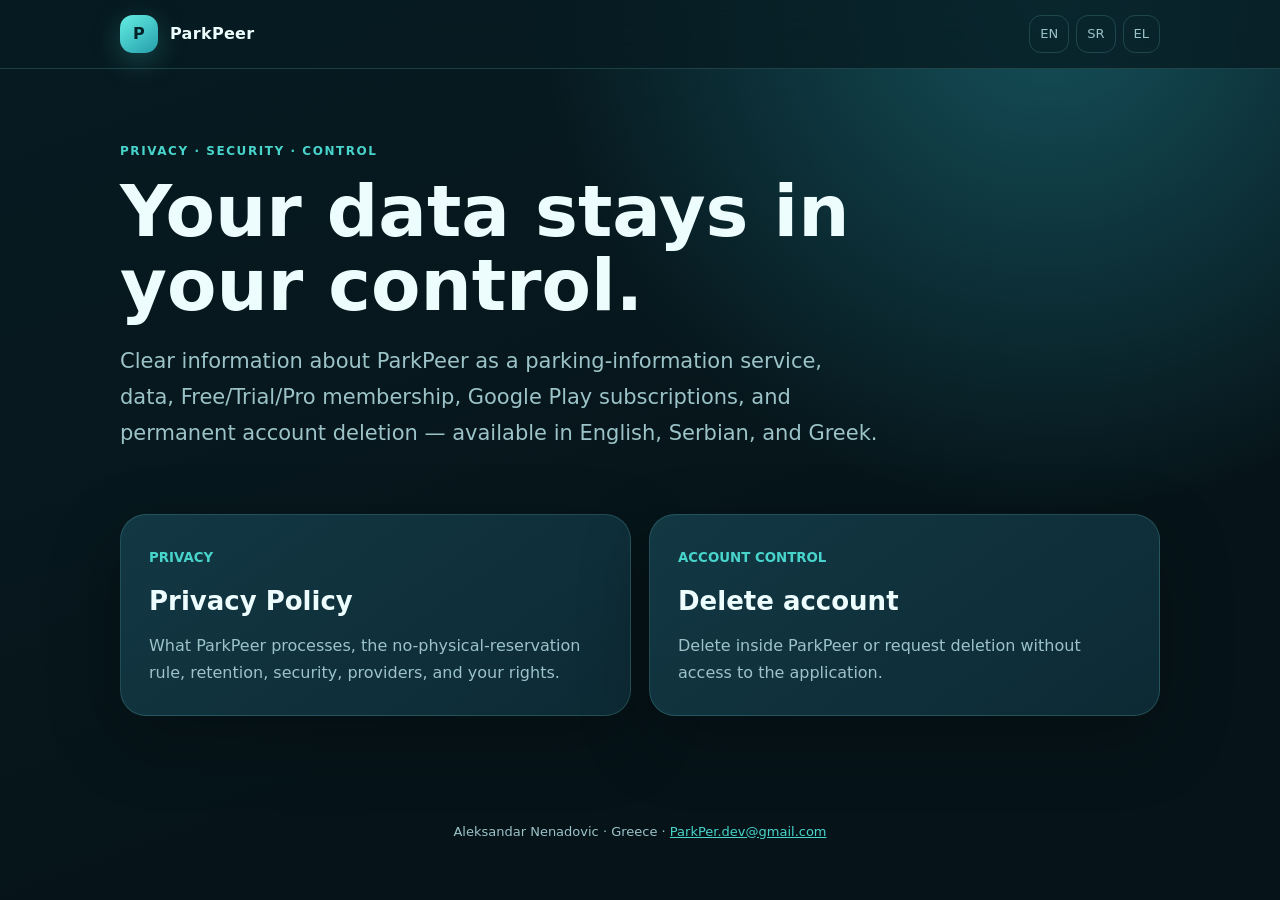
<file: index.html>
<!doctype html><html lang="en"><head><meta charset="utf-8"><meta name="viewport" content="width=device-width,initial-scale=1"><meta name="theme-color" content="#071b22"><title>ParkPeer · Privacy & Data</title><meta name="description" content="ParkPeer privacy policy and account deletion resources."><link rel="stylesheet" href="styles.css"></head><body><header class="topbar"><nav class="shell nav"><a class="brand" href="./"><span class="mark">P</span>ParkPeer</a><div class="langs"><a href="privacy-en.html">EN</a><a href="privacy-sr.html">SR</a><a href="privacy-el.html">EL</a></div></nav></header><main class="shell"><section class="hero"><div class="eyebrow">Privacy · Security · Control</div><h1>Your data stays in your control.</h1><p>Clear information about ParkPeer as a parking-information service, data, Free/Trial/Pro membership, Google Play subscriptions, and permanent account deletion — available in English, Serbian, and Greek.</p></section><section class="cards"><a class="card" href="privacy.html"><small>PRIVACY</small><h2>Privacy Policy</h2><p>What ParkPeer processes, the no-physical-reservation rule, retention, security, providers, and your rights.</p></a><a class="card" href="delete-account.html"><small>ACCOUNT CONTROL</small><h2>Delete account</h2><p>Delete inside ParkPeer or request deletion without access to the application.</p></a></section></main><footer class="shell footer">Aleksandar Nenadovic · Greece · <a href="mailto:ParkPer.dev@gmail.com">ParkPer.dev@gmail.com</a></footer></body></html>
</file>
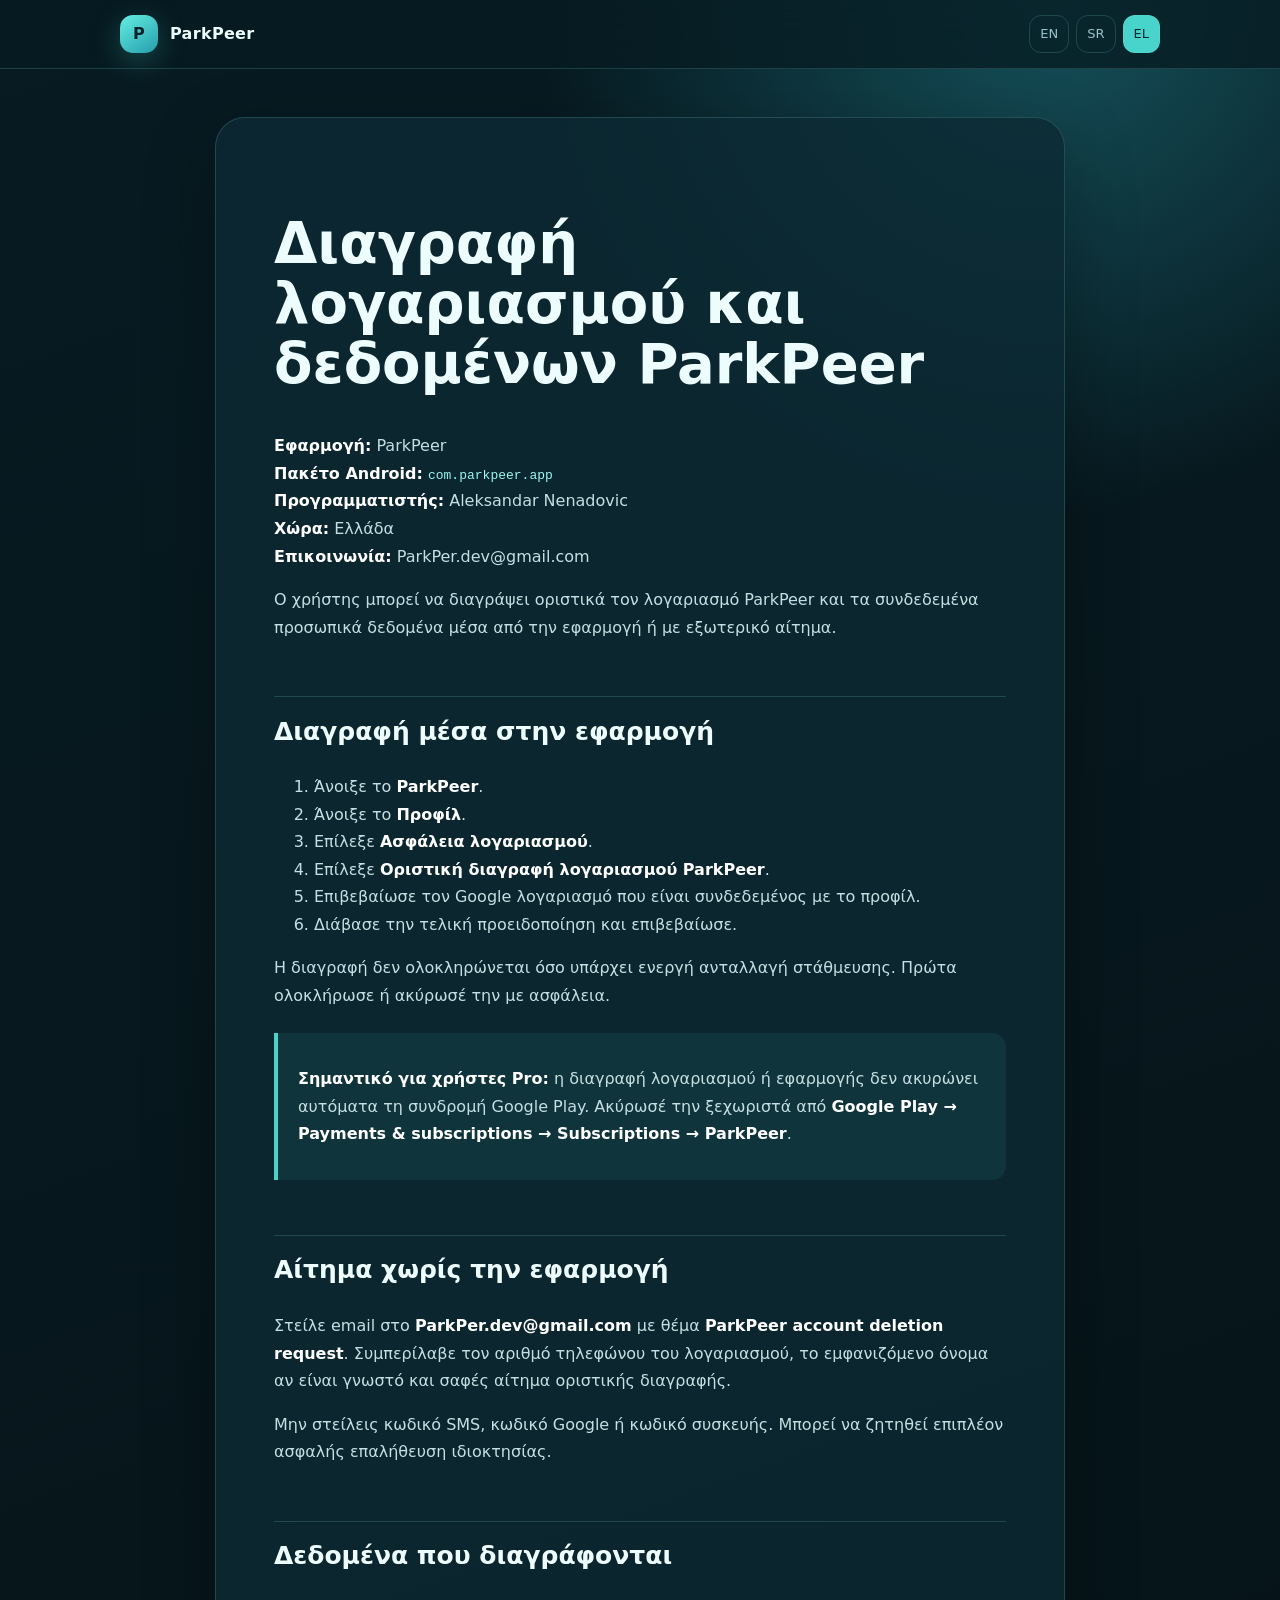
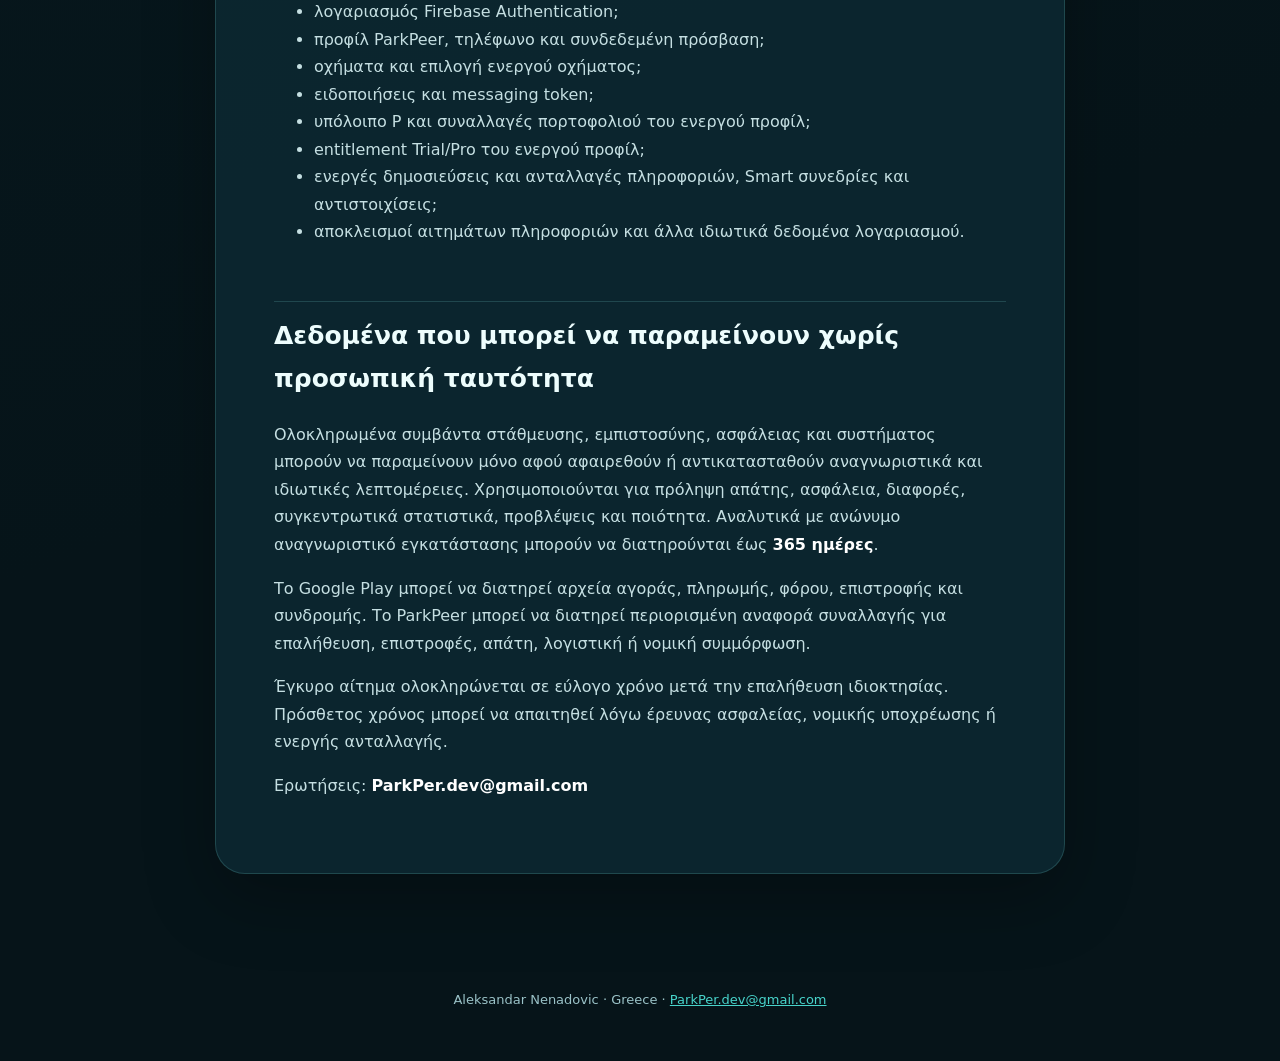
<file: delete-account-el.html>
<!doctype html><html lang="el"><head><meta charset="utf-8"><meta name="viewport" content="width=device-width,initial-scale=1"><meta name="theme-color" content="#071b22"><title>Διαγραφή λογαριασμού · ParkPeer</title><meta name="description" content="Πώς να διαγράψετε λογαριασμό ParkPeer και σχετικά δεδομένα."><link rel="stylesheet" href="styles.css"></head><body><header class="topbar"><nav class="shell nav"><a class="brand" href="./"><span class="mark">P</span>ParkPeer</a><div class="langs"><a href="delete-account-en.html" >EN</a><a href="delete-account-sr.html" >SR</a><a href="delete-account-el.html" class="active">EL</a></div></nav></header><main class="document"><h1
id="διαγραφή-λογαριασμού-και-δεδομένων-parkpeer">Διαγραφή λογαριασμού
και δεδομένων ParkPeer</h1>
<p><strong>Εφαρμογή:</strong> ParkPeer<br />
<strong>Πακέτο Android:</strong> <code>com.parkpeer.app</code><br />
<strong>Προγραμματιστής:</strong> Aleksandar Nenadovic<br />
<strong>Χώρα:</strong> Ελλάδα<br />
<strong>Επικοινωνία:</strong> ParkPer.dev@gmail.com</p>
<p>Ο χρήστης μπορεί να διαγράψει οριστικά τον λογαριασμό ParkPeer και τα
συνδεδεμένα προσωπικά δεδομένα μέσα από την εφαρμογή ή με εξωτερικό
αίτημα.</p>
<h2 id="διαγραφή-μέσα-στην-εφαρμογή">Διαγραφή μέσα στην εφαρμογή</h2>
<ol type="1">
<li>Άνοιξε το <strong>ParkPeer</strong>.</li>
<li>Άνοιξε το <strong>Προφίλ</strong>.</li>
<li>Επίλεξε <strong>Ασφάλεια λογαριασμού</strong>.</li>
<li>Επίλεξε <strong>Οριστική διαγραφή λογαριασμού
ParkPeer</strong>.</li>
<li>Επιβεβαίωσε τον Google λογαριασμό που είναι συνδεδεμένος με το
προφίλ.</li>
<li>Διάβασε την τελική προειδοποίηση και επιβεβαίωσε.</li>
</ol>
<p>Η διαγραφή δεν ολοκληρώνεται όσο υπάρχει ενεργή ανταλλαγή στάθμευσης.
Πρώτα ολοκλήρωσε ή ακύρωσέ την με ασφάλεια.</p>
<blockquote>
<p><strong>Σημαντικό για χρήστες Pro:</strong> η διαγραφή λογαριασμού ή
εφαρμογής δεν ακυρώνει αυτόματα τη συνδρομή Google Play. Ακύρωσέ την
ξεχωριστά από <strong>Google Play → Payments &amp; subscriptions →
Subscriptions → ParkPeer</strong>.</p>
</blockquote>
<h2 id="αίτημα-χωρίς-την-εφαρμογή">Αίτημα χωρίς την εφαρμογή</h2>
<p>Στείλε email στο <strong>ParkPer.dev@gmail.com</strong> με θέμα
<strong>ParkPeer account deletion request</strong>. Συμπερίλαβε τον
αριθμό τηλεφώνου του λογαριασμού, το εμφανιζόμενο όνομα αν είναι γνωστό
και σαφές αίτημα οριστικής διαγραφής.</p>
<p>Μην στείλεις κωδικό SMS, κωδικό Google ή κωδικό συσκευής. Μπορεί να
ζητηθεί επιπλέον ασφαλής επαλήθευση ιδιοκτησίας.</p>
<h2 id="δεδομένα-που-διαγράφονται">Δεδομένα που διαγράφονται</h2>
<ul>
<li>λογαριασμός Firebase Authentication;</li>
<li>προφίλ ParkPeer, τηλέφωνο και συνδεδεμένη πρόσβαση;</li>
<li>οχήματα και επιλογή ενεργού οχήματος;</li>
<li>ειδοποιήσεις και messaging token;</li>
<li>υπόλοιπο P και συναλλαγές πορτοφολιού του ενεργού προφίλ;</li>
<li>entitlement Trial/Pro του ενεργού προφίλ;</li>
<li>ενεργές δημοσιεύσεις και ανταλλαγές πληροφοριών, Smart συνεδρίες και
αντιστοιχίσεις;</li>
<li>αποκλεισμοί αιτημάτων πληροφοριών και άλλα ιδιωτικά δεδομένα
λογαριασμού.</li>
</ul>
<h2
id="δεδομένα-που-μπορεί-να-παραμείνουν-χωρίς-προσωπική-ταυτότητα">Δεδομένα
που μπορεί να παραμείνουν χωρίς προσωπική ταυτότητα</h2>
<p>Ολοκληρωμένα συμβάντα στάθμευσης, εμπιστοσύνης, ασφάλειας και
συστήματος μπορούν να παραμείνουν μόνο αφού αφαιρεθούν ή αντικατασταθούν
αναγνωριστικά και ιδιωτικές λεπτομέρειες. Χρησιμοποιούνται για πρόληψη
απάτης, ασφάλεια, διαφορές, συγκεντρωτικά στατιστικά, προβλέψεις και
ποιότητα. Αναλυτικά με ανώνυμο αναγνωριστικό εγκατάστασης μπορούν να
διατηρούνται έως <strong>365 ημέρες</strong>.</p>
<p>Το Google Play μπορεί να διατηρεί αρχεία αγοράς, πληρωμής, φόρου,
επιστροφής και συνδρομής. Το ParkPeer μπορεί να διατηρεί περιορισμένη
αναφορά συναλλαγής για επαλήθευση, επιστροφές, απάτη, λογιστική ή νομική
συμμόρφωση.</p>
<p>Έγκυρο αίτημα ολοκληρώνεται σε εύλογο χρόνο μετά την επαλήθευση
ιδιοκτησίας. Πρόσθετος χρόνος μπορεί να απαιτηθεί λόγω έρευνας
ασφαλείας, νομικής υποχρέωσης ή ενεργής ανταλλαγής.</p>
<p>Ερωτήσεις:
<strong>ParkPer.dev@gmail.com</strong></p></main><footer class="shell footer">Aleksandar Nenadovic · Greece · <a href="mailto:ParkPer.dev@gmail.com">ParkPer.dev@gmail.com</a></footer></body></html>
</file>
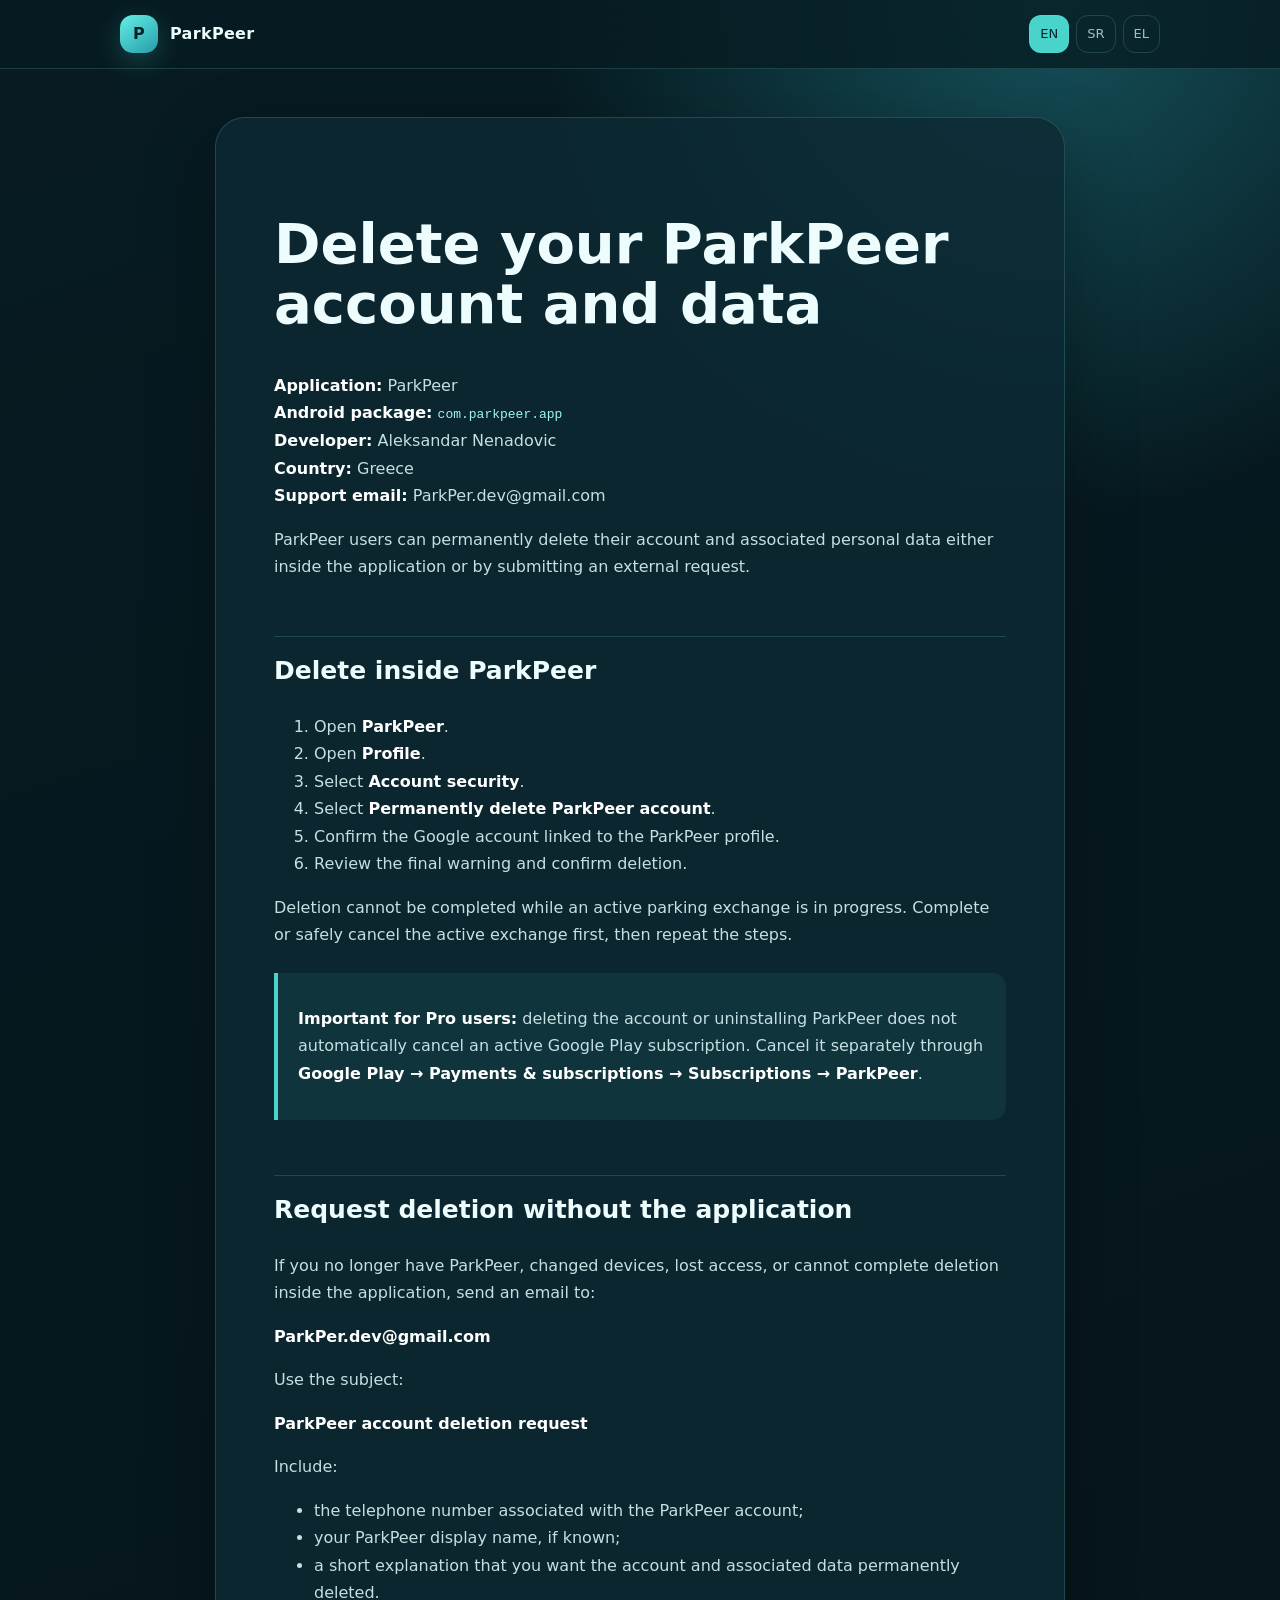
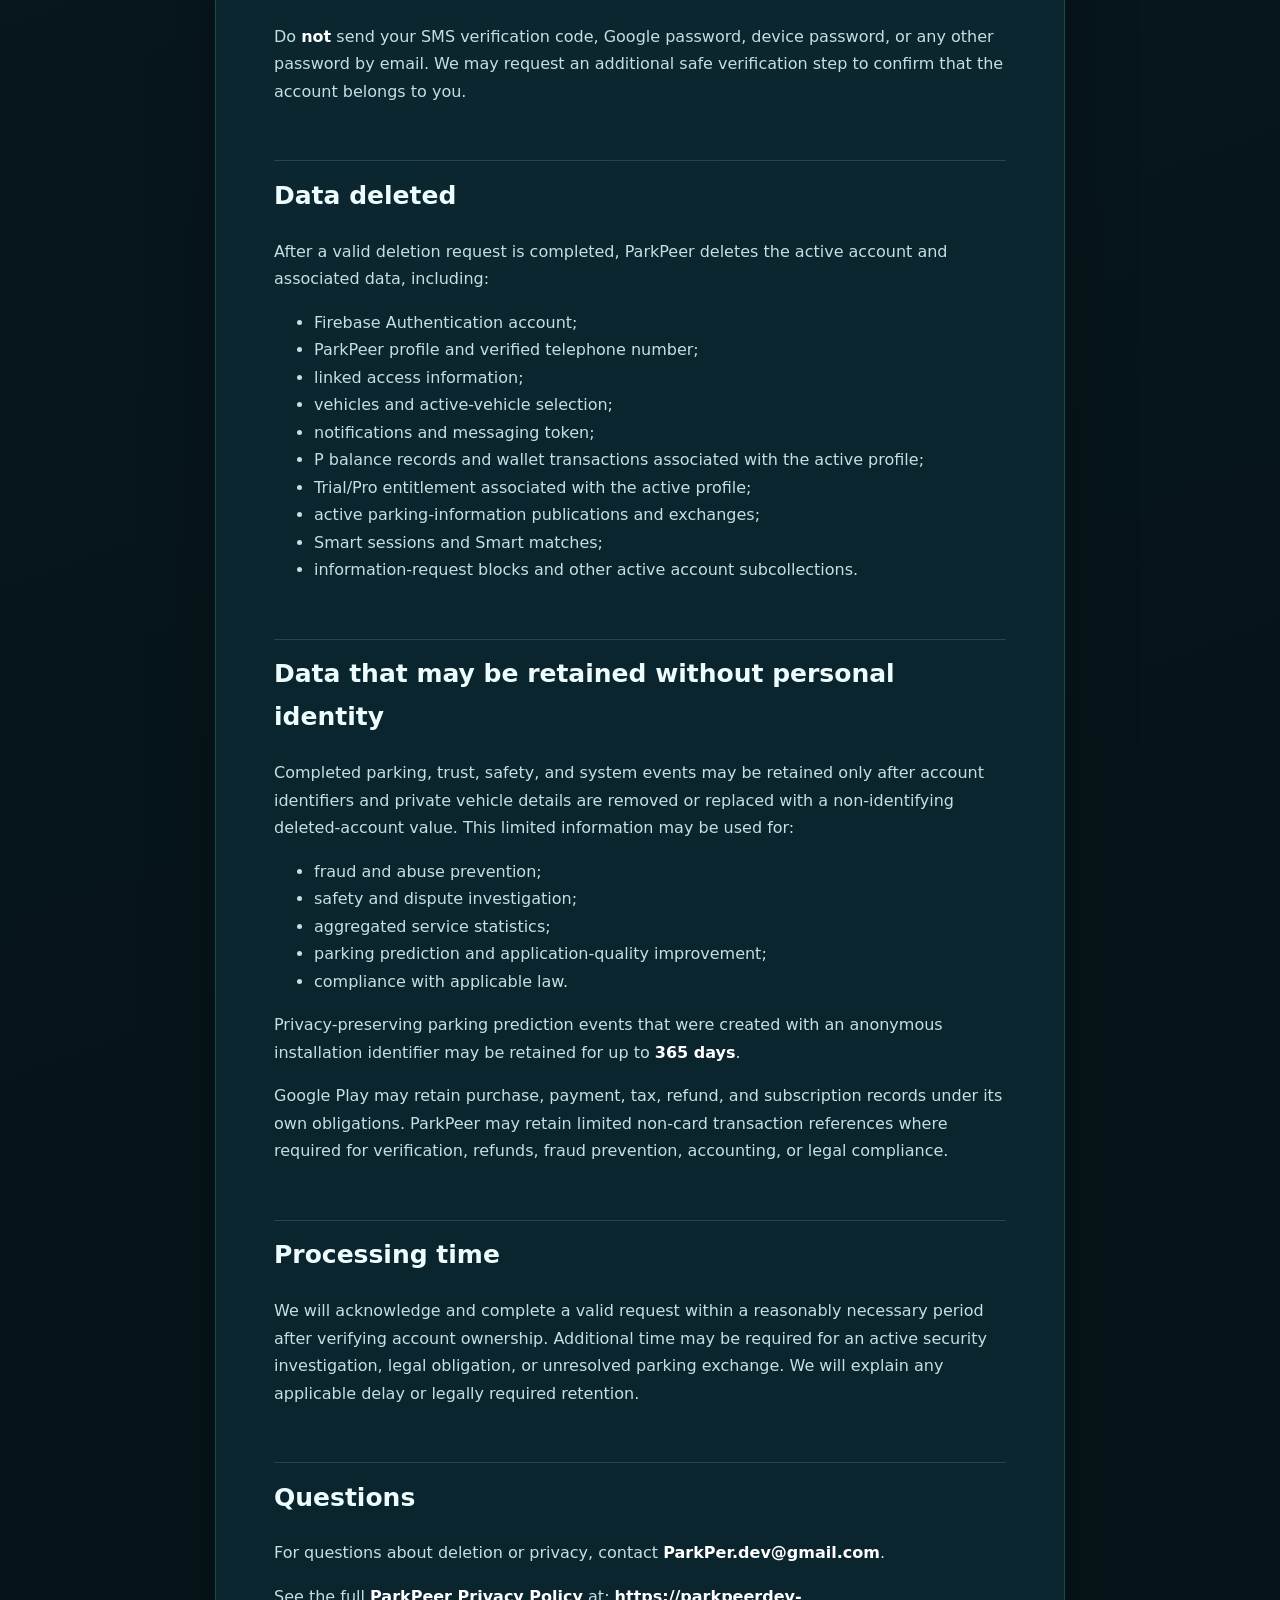
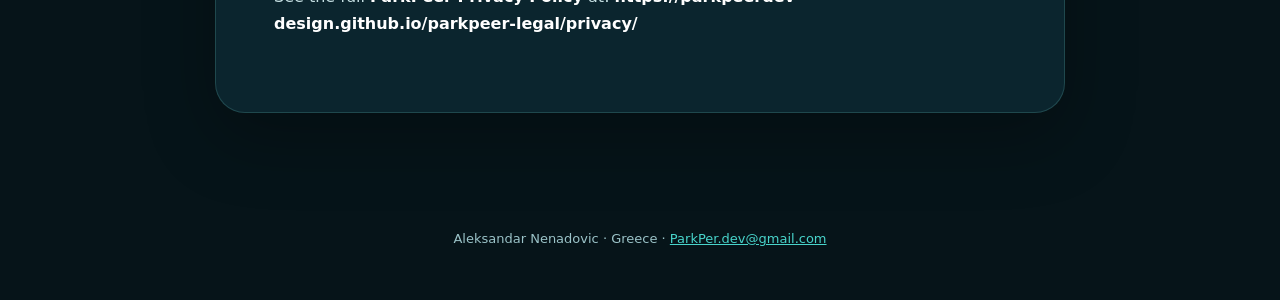
<file: delete-account-en.html>
<!doctype html><html lang="en"><head><meta charset="utf-8"><meta name="viewport" content="width=device-width,initial-scale=1"><meta name="theme-color" content="#071b22"><title>Account deletion · ParkPeer</title><meta name="description" content="How to delete a ParkPeer account and associated data."><link rel="stylesheet" href="styles.css"></head><body><header class="topbar"><nav class="shell nav"><a class="brand" href="./"><span class="mark">P</span>ParkPeer</a><div class="langs"><a href="delete-account-en.html" class="active">EN</a><a href="delete-account-sr.html" >SR</a><a href="delete-account-el.html" >EL</a></div></nav></header><main class="document"><h1
id="delete-your-parkpeer-account-and-data">Delete your ParkPeer account
and data</h1>
<p><strong>Application:</strong> ParkPeer<br />
<strong>Android package:</strong> <code>com.parkpeer.app</code><br />
<strong>Developer:</strong> Aleksandar Nenadovic<br />
<strong>Country:</strong> Greece<br />
<strong>Support email:</strong> ParkPer.dev@gmail.com</p>
<p>ParkPeer users can permanently delete their account and associated
personal data either inside the application or by submitting an external
request.</p>
<h2 id="delete-inside-parkpeer">Delete inside ParkPeer</h2>
<ol type="1">
<li>Open <strong>ParkPeer</strong>.</li>
<li>Open <strong>Profile</strong>.</li>
<li>Select <strong>Account security</strong>.</li>
<li>Select <strong>Permanently delete ParkPeer account</strong>.</li>
<li>Confirm the Google account linked to the ParkPeer profile.</li>
<li>Review the final warning and confirm deletion.</li>
</ol>
<p>Deletion cannot be completed while an active parking exchange is in
progress. Complete or safely cancel the active exchange first, then
repeat the steps.</p>
<blockquote>
<p><strong>Important for Pro users:</strong> deleting the account or
uninstalling ParkPeer does not automatically cancel an active Google
Play subscription. Cancel it separately through <strong>Google Play →
Payments &amp; subscriptions → Subscriptions → ParkPeer</strong>.</p>
</blockquote>
<h2 id="request-deletion-without-the-application">Request deletion
without the application</h2>
<p>If you no longer have ParkPeer, changed devices, lost access, or
cannot complete deletion inside the application, send an email to:</p>
<p><strong>ParkPer.dev@gmail.com</strong></p>
<p>Use the subject:</p>
<p><strong>ParkPeer account deletion request</strong></p>
<p>Include:</p>
<ul>
<li>the telephone number associated with the ParkPeer account;</li>
<li>your ParkPeer display name, if known;</li>
<li>a short explanation that you want the account and associated data
permanently deleted.</li>
</ul>
<p>Do <strong>not</strong> send your SMS verification code, Google
password, device password, or any other password by email. We may
request an additional safe verification step to confirm that the account
belongs to you.</p>
<h2 id="data-deleted">Data deleted</h2>
<p>After a valid deletion request is completed, ParkPeer deletes the
active account and associated data, including:</p>
<ul>
<li>Firebase Authentication account;</li>
<li>ParkPeer profile and verified telephone number;</li>
<li>linked access information;</li>
<li>vehicles and active-vehicle selection;</li>
<li>notifications and messaging token;</li>
<li>P balance records and wallet transactions associated with the active
profile;</li>
<li>Trial/Pro entitlement associated with the active profile;</li>
<li>active parking-information publications and exchanges;</li>
<li>Smart sessions and Smart matches;</li>
<li>information-request blocks and other active account
subcollections.</li>
</ul>
<h2 id="data-that-may-be-retained-without-personal-identity">Data that
may be retained without personal identity</h2>
<p>Completed parking, trust, safety, and system events may be retained
only after account identifiers and private vehicle details are removed
or replaced with a non-identifying deleted-account value. This limited
information may be used for:</p>
<ul>
<li>fraud and abuse prevention;</li>
<li>safety and dispute investigation;</li>
<li>aggregated service statistics;</li>
<li>parking prediction and application-quality improvement;</li>
<li>compliance with applicable law.</li>
</ul>
<p>Privacy-preserving parking prediction events that were created with
an anonymous installation identifier may be retained for up to
<strong>365 days</strong>.</p>
<p>Google Play may retain purchase, payment, tax, refund, and
subscription records under its own obligations. ParkPeer may retain
limited non-card transaction references where required for verification,
refunds, fraud prevention, accounting, or legal compliance.</p>
<h2 id="processing-time">Processing time</h2>
<p>We will acknowledge and complete a valid request within a reasonably
necessary period after verifying account ownership. Additional time may
be required for an active security investigation, legal obligation, or
unresolved parking exchange. We will explain any applicable delay or
legally required retention.</p>
<h2 id="questions">Questions</h2>
<p>For questions about deletion or privacy, contact
<strong>ParkPer.dev@gmail.com</strong>.</p>
<p>See the full <strong>ParkPeer Privacy Policy</strong> at:
<strong>https://parkpeerdev-design.github.io/parkpeer-legal/privacy/</strong></p></main><footer class="shell footer">Aleksandar Nenadovic · Greece · <a href="mailto:ParkPer.dev@gmail.com">ParkPer.dev@gmail.com</a></footer></body></html>
</file>
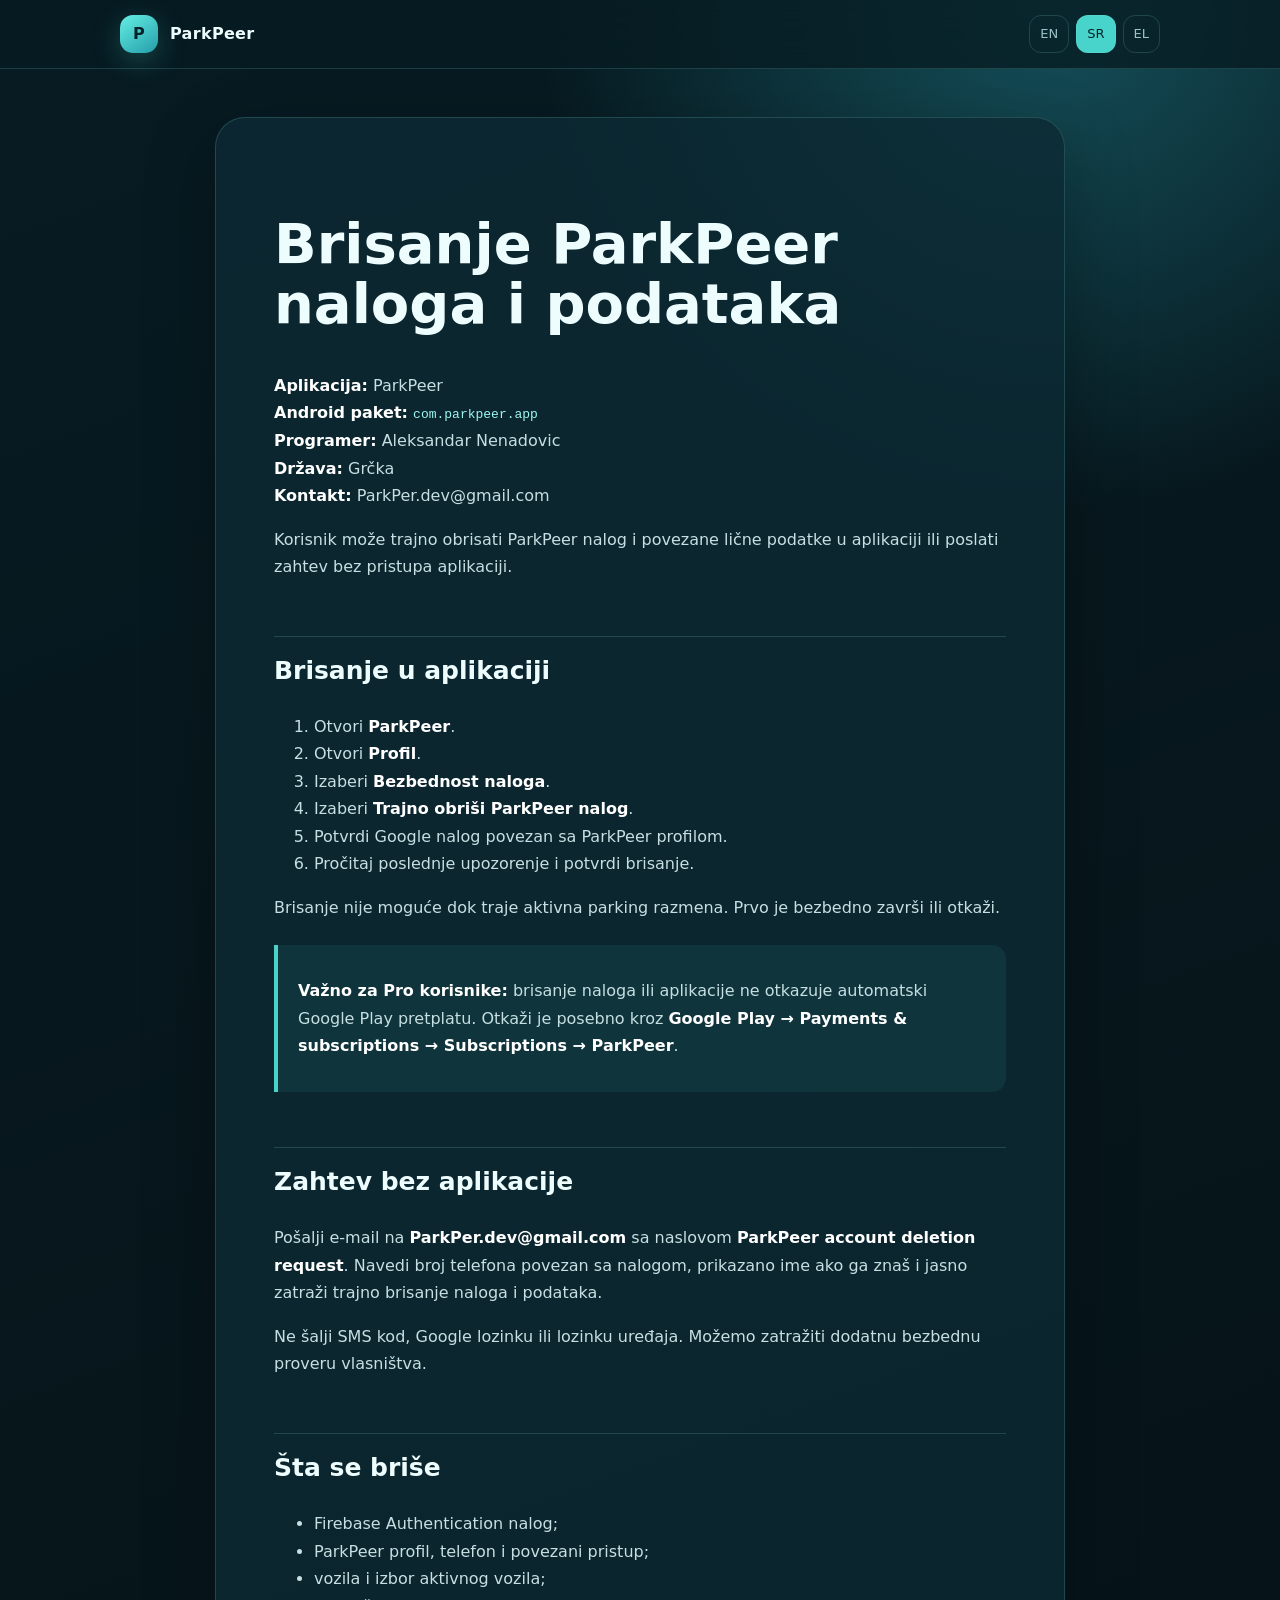
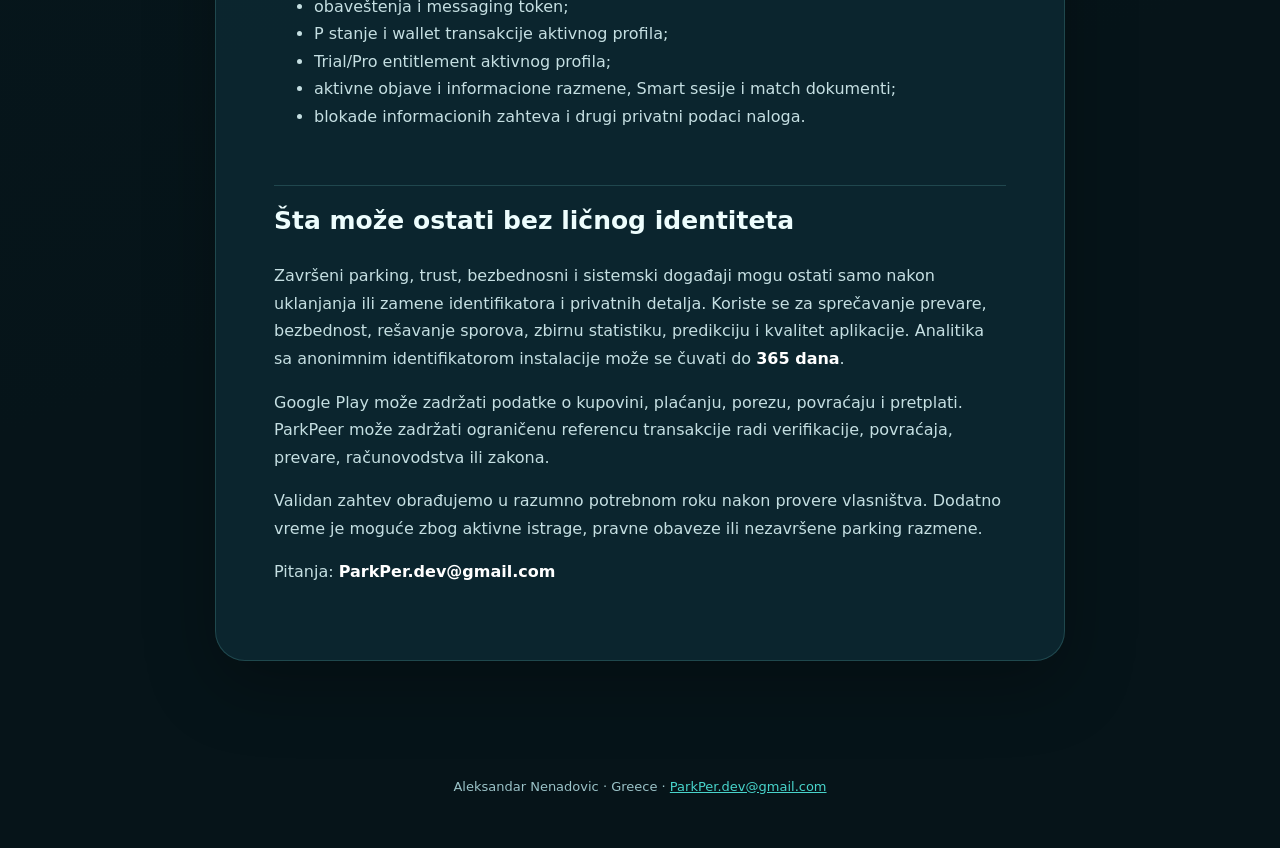
<file: delete-account-sr.html>
<!doctype html><html lang="sr"><head><meta charset="utf-8"><meta name="viewport" content="width=device-width,initial-scale=1"><meta name="theme-color" content="#071b22"><title>Brisanje naloga · ParkPeer</title><meta name="description" content="Kako izbrisati ParkPeer nalog i povezane podatke."><link rel="stylesheet" href="styles.css"></head><body><header class="topbar"><nav class="shell nav"><a class="brand" href="./"><span class="mark">P</span>ParkPeer</a><div class="langs"><a href="delete-account-en.html" >EN</a><a href="delete-account-sr.html" class="active">SR</a><a href="delete-account-el.html" >EL</a></div></nav></header><main class="document"><h1
id="brisanje-parkpeer-naloga-i-podataka">Brisanje ParkPeer naloga i
podataka</h1>
<p><strong>Aplikacija:</strong> ParkPeer<br />
<strong>Android paket:</strong> <code>com.parkpeer.app</code><br />
<strong>Programer:</strong> Aleksandar Nenadovic<br />
<strong>Država:</strong> Grčka<br />
<strong>Kontakt:</strong> ParkPer.dev@gmail.com</p>
<p>Korisnik može trajno obrisati ParkPeer nalog i povezane lične podatke
u aplikaciji ili poslati zahtev bez pristupa aplikaciji.</p>
<h2 id="brisanje-u-aplikaciji">Brisanje u aplikaciji</h2>
<ol type="1">
<li>Otvori <strong>ParkPeer</strong>.</li>
<li>Otvori <strong>Profil</strong>.</li>
<li>Izaberi <strong>Bezbednost naloga</strong>.</li>
<li>Izaberi <strong>Trajno obriši ParkPeer nalog</strong>.</li>
<li>Potvrdi Google nalog povezan sa ParkPeer profilom.</li>
<li>Pročitaj poslednje upozorenje i potvrdi brisanje.</li>
</ol>
<p>Brisanje nije moguće dok traje aktivna parking razmena. Prvo je
bezbedno završi ili otkaži.</p>
<blockquote>
<p><strong>Važno za Pro korisnike:</strong> brisanje naloga ili
aplikacije ne otkazuje automatski Google Play pretplatu. Otkaži je
posebno kroz <strong>Google Play → Payments &amp; subscriptions →
Subscriptions → ParkPeer</strong>.</p>
</blockquote>
<h2 id="zahtev-bez-aplikacije">Zahtev bez aplikacije</h2>
<p>Pošalji e-mail na <strong>ParkPer.dev@gmail.com</strong> sa naslovom
<strong>ParkPeer account deletion request</strong>. Navedi broj telefona
povezan sa nalogom, prikazano ime ako ga znaš i jasno zatraži trajno
brisanje naloga i podataka.</p>
<p>Ne šalji SMS kod, Google lozinku ili lozinku uređaja. Možemo
zatražiti dodatnu bezbednu proveru vlasništva.</p>
<h2 id="šta-se-briše">Šta se briše</h2>
<ul>
<li>Firebase Authentication nalog;</li>
<li>ParkPeer profil, telefon i povezani pristup;</li>
<li>vozila i izbor aktivnog vozila;</li>
<li>obaveštenja i messaging token;</li>
<li>P stanje i wallet transakcije aktivnog profila;</li>
<li>Trial/Pro entitlement aktivnog profila;</li>
<li>aktivne objave i informacione razmene, Smart sesije i match
dokumenti;</li>
<li>blokade informacionih zahteva i drugi privatni podaci naloga.</li>
</ul>
<h2 id="šta-može-ostati-bez-ličnog-identiteta">Šta može ostati bez
ličnog identiteta</h2>
<p>Završeni parking, trust, bezbednosni i sistemski događaji mogu ostati
samo nakon uklanjanja ili zamene identifikatora i privatnih detalja.
Koriste se za sprečavanje prevare, bezbednost, rešavanje sporova, zbirnu
statistiku, predikciju i kvalitet aplikacije. Analitika sa anonimnim
identifikatorom instalacije može se čuvati do <strong>365
dana</strong>.</p>
<p>Google Play može zadržati podatke o kupovini, plaćanju, porezu,
povraćaju i pretplati. ParkPeer može zadržati ograničenu referencu
transakcije radi verifikacije, povraćaja, prevare, računovodstva ili
zakona.</p>
<p>Validan zahtev obrađujemo u razumno potrebnom roku nakon provere
vlasništva. Dodatno vreme je moguće zbog aktivne istrage, pravne obaveze
ili nezavršene parking razmene.</p>
<p>Pitanja:
<strong>ParkPer.dev@gmail.com</strong></p></main><footer class="shell footer">Aleksandar Nenadovic · Greece · <a href="mailto:ParkPer.dev@gmail.com">ParkPer.dev@gmail.com</a></footer></body></html>
</file>
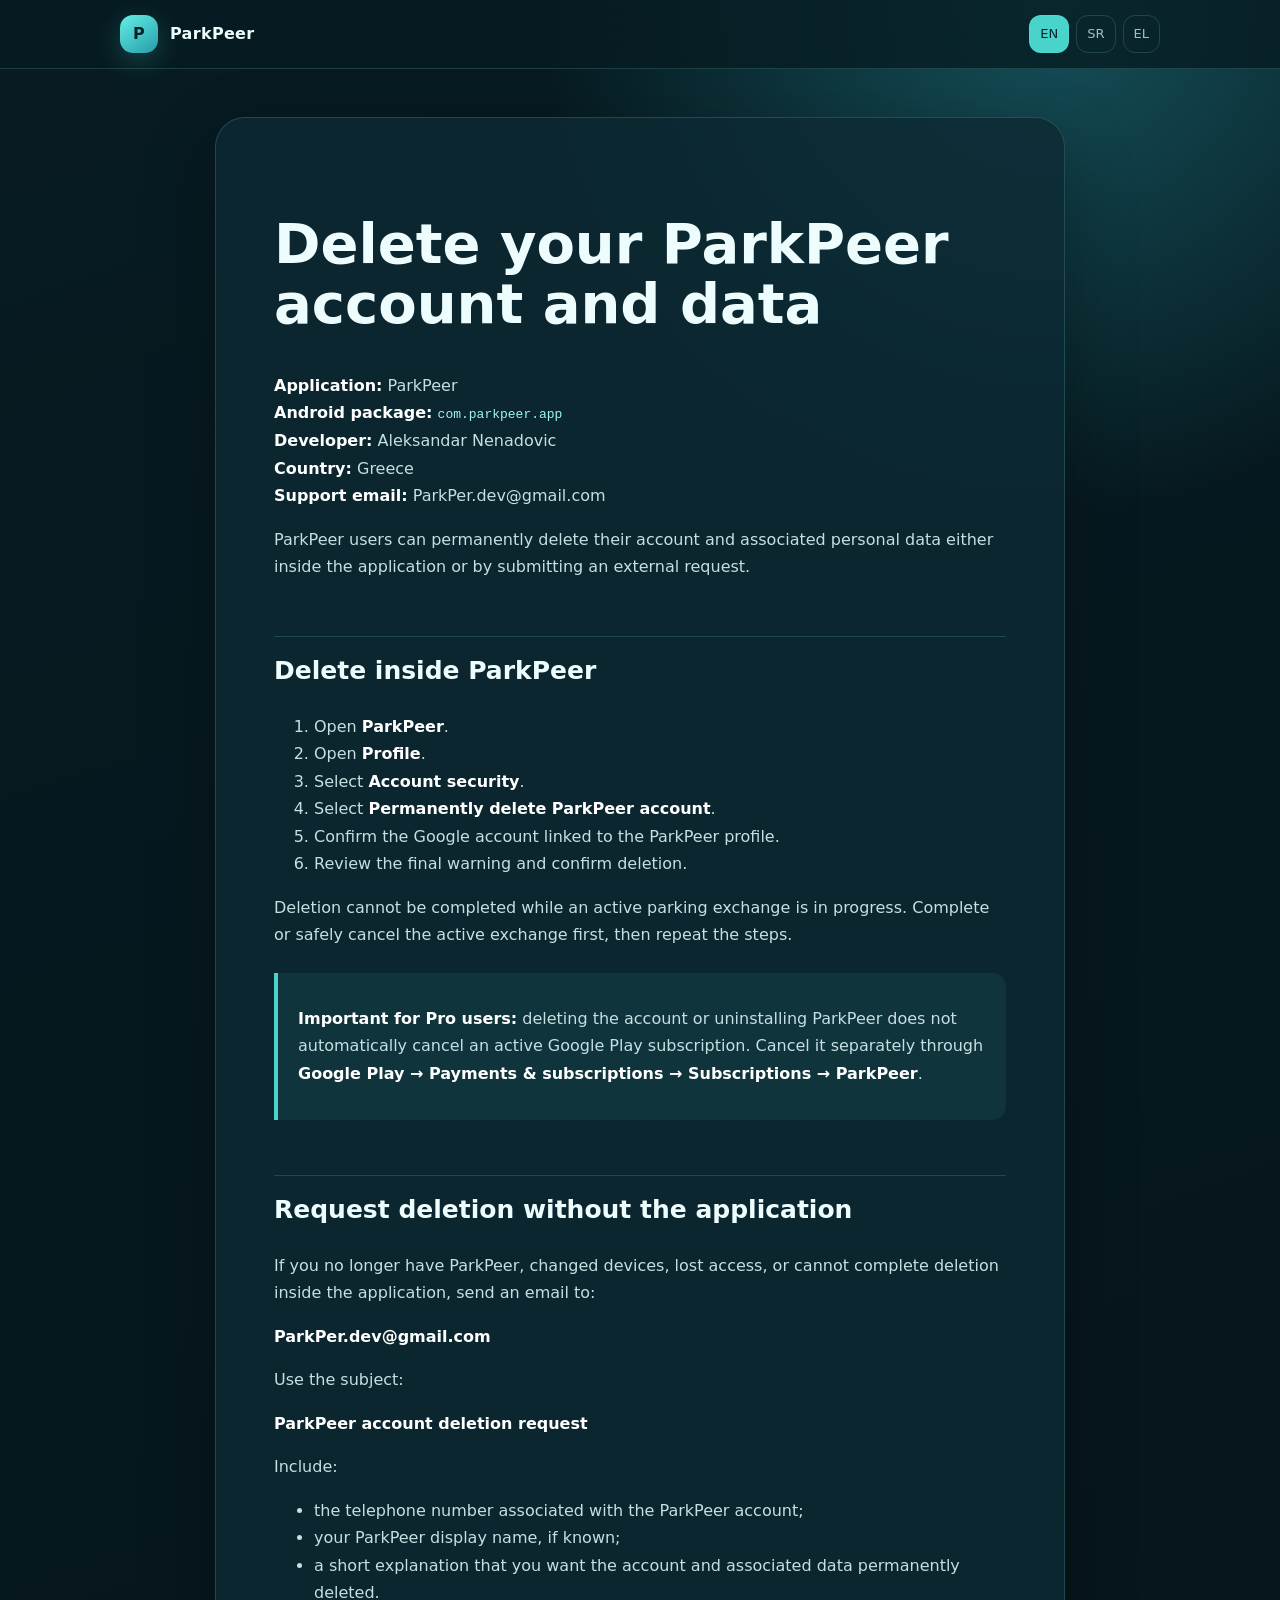
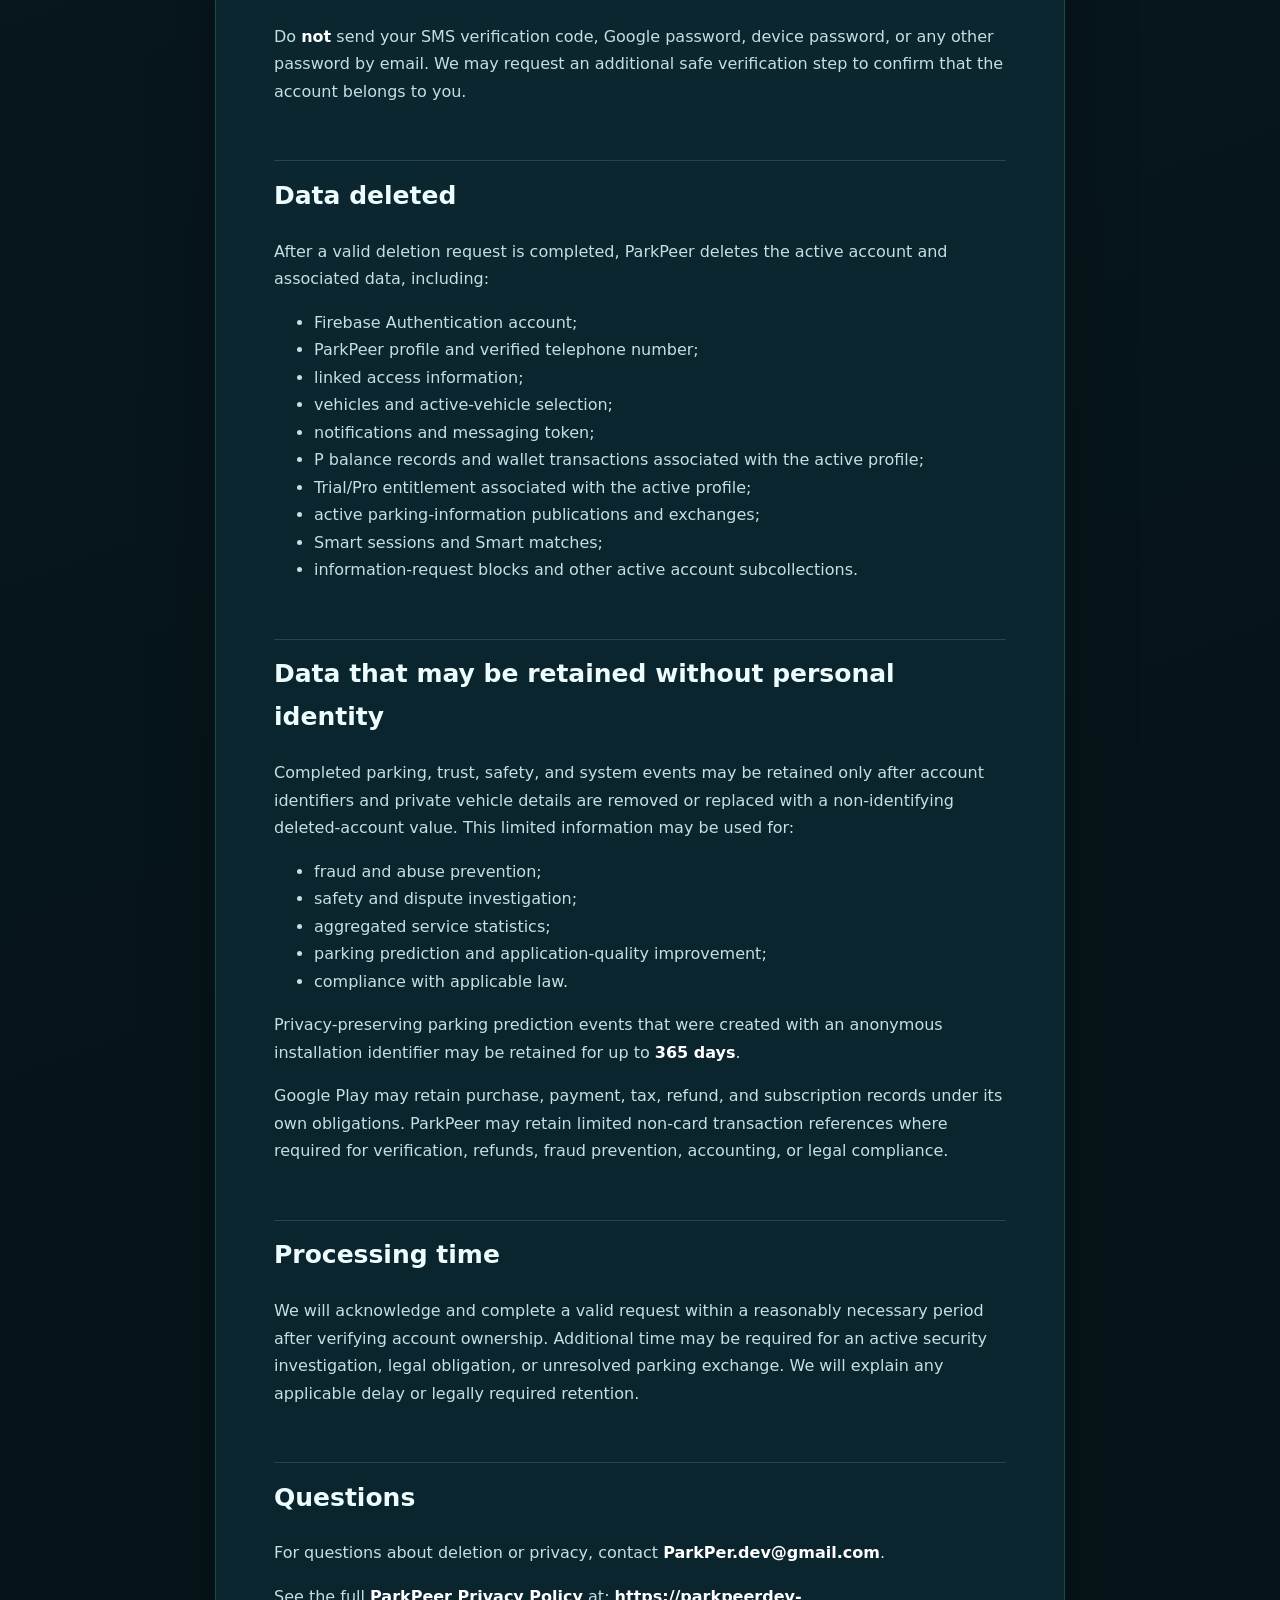
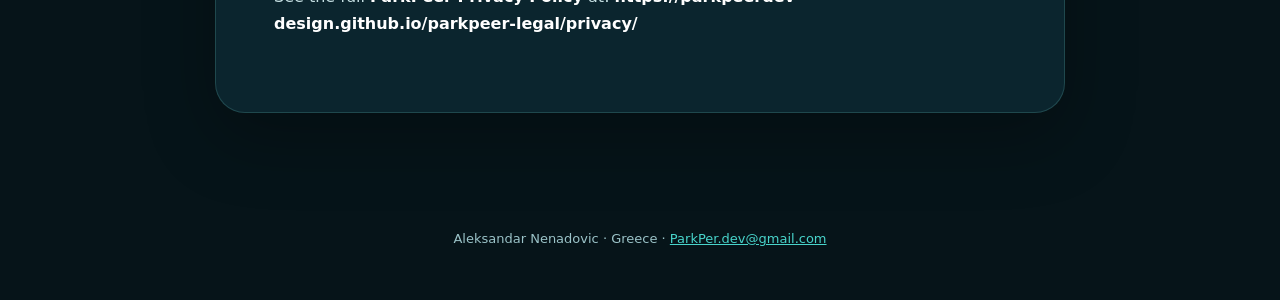
<file: delete-account.html>
<!doctype html><html><head><meta charset="utf-8"><meta name="viewport" content="width=device-width"><script>const l=(navigator.language||'en').toLowerCase();location.replace(l.startsWith('el')?'delete-account-el.html':l.startsWith('sr')?'delete-account-sr.html':'delete-account-en.html');</script><noscript><meta http-equiv="refresh" content="0;url=delete-account-en.html"></noscript><title>Delete ParkPeer Account</title></head></html>
</file>
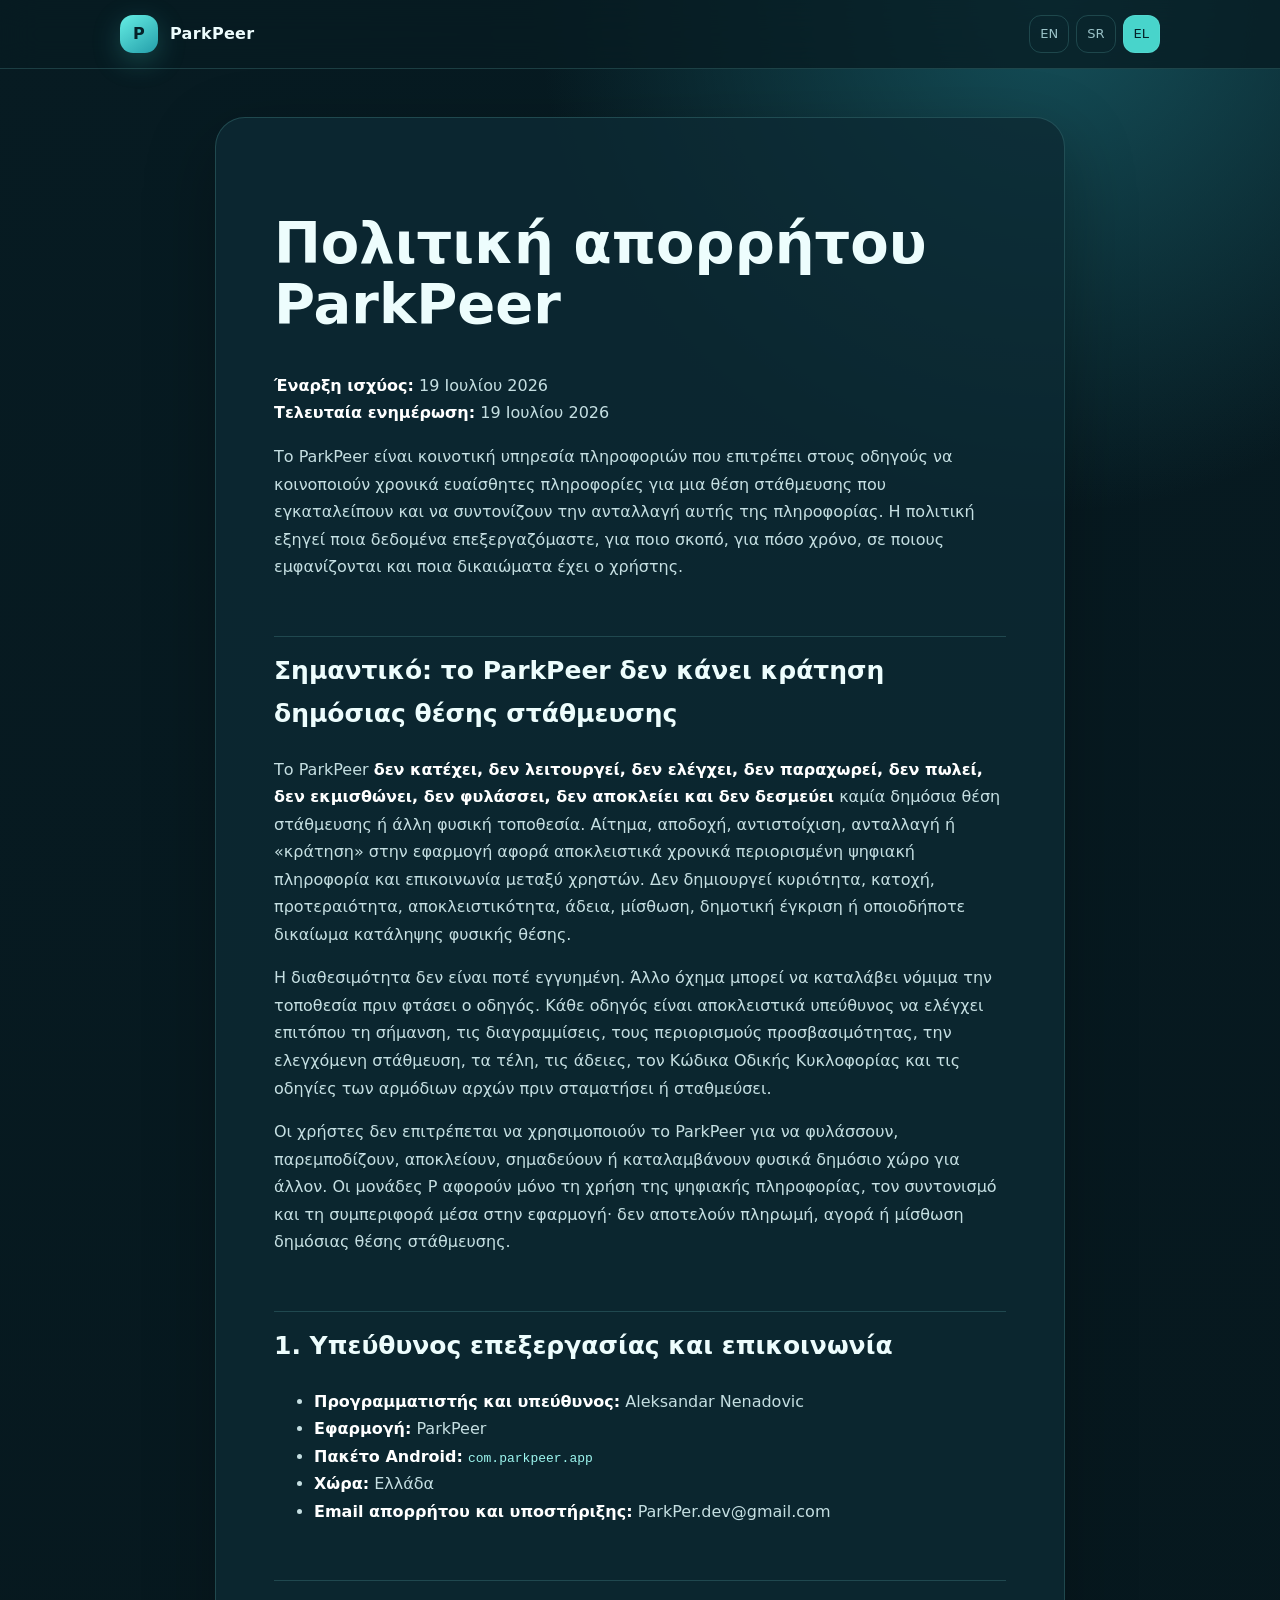
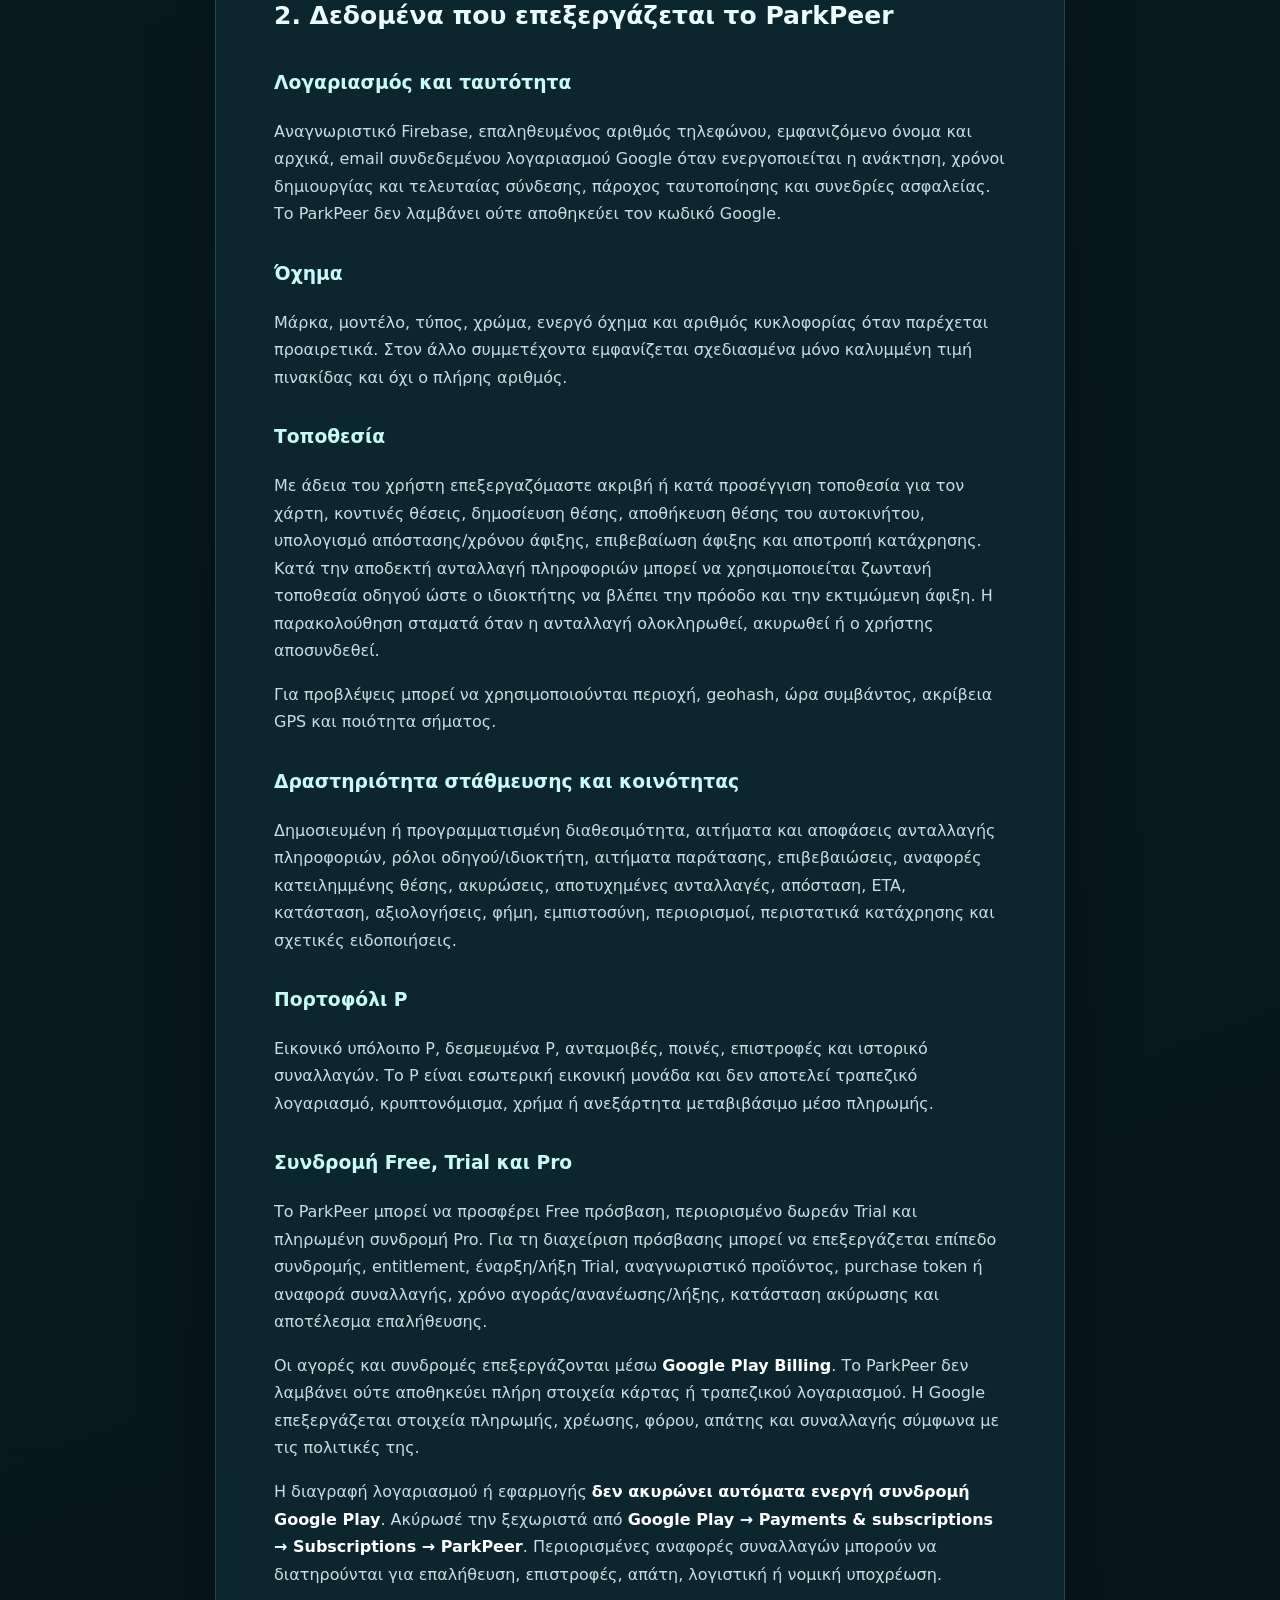
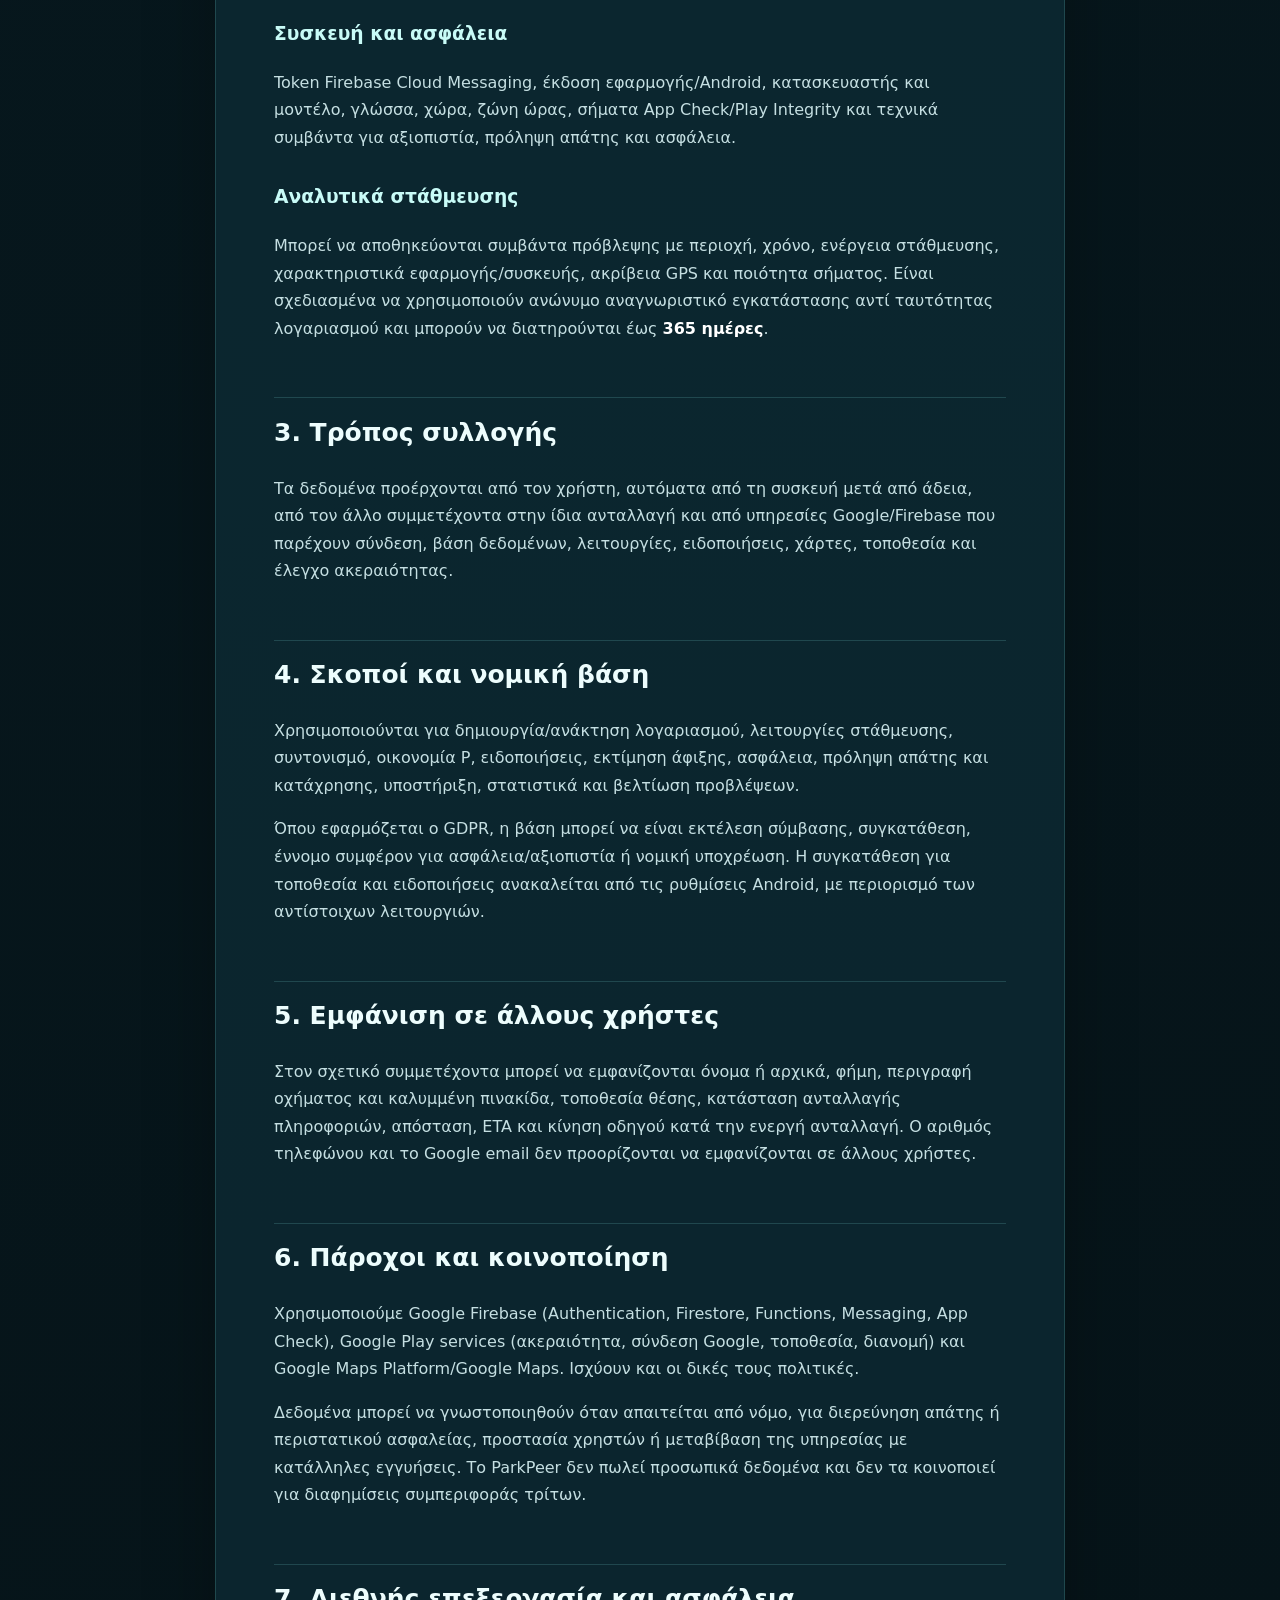
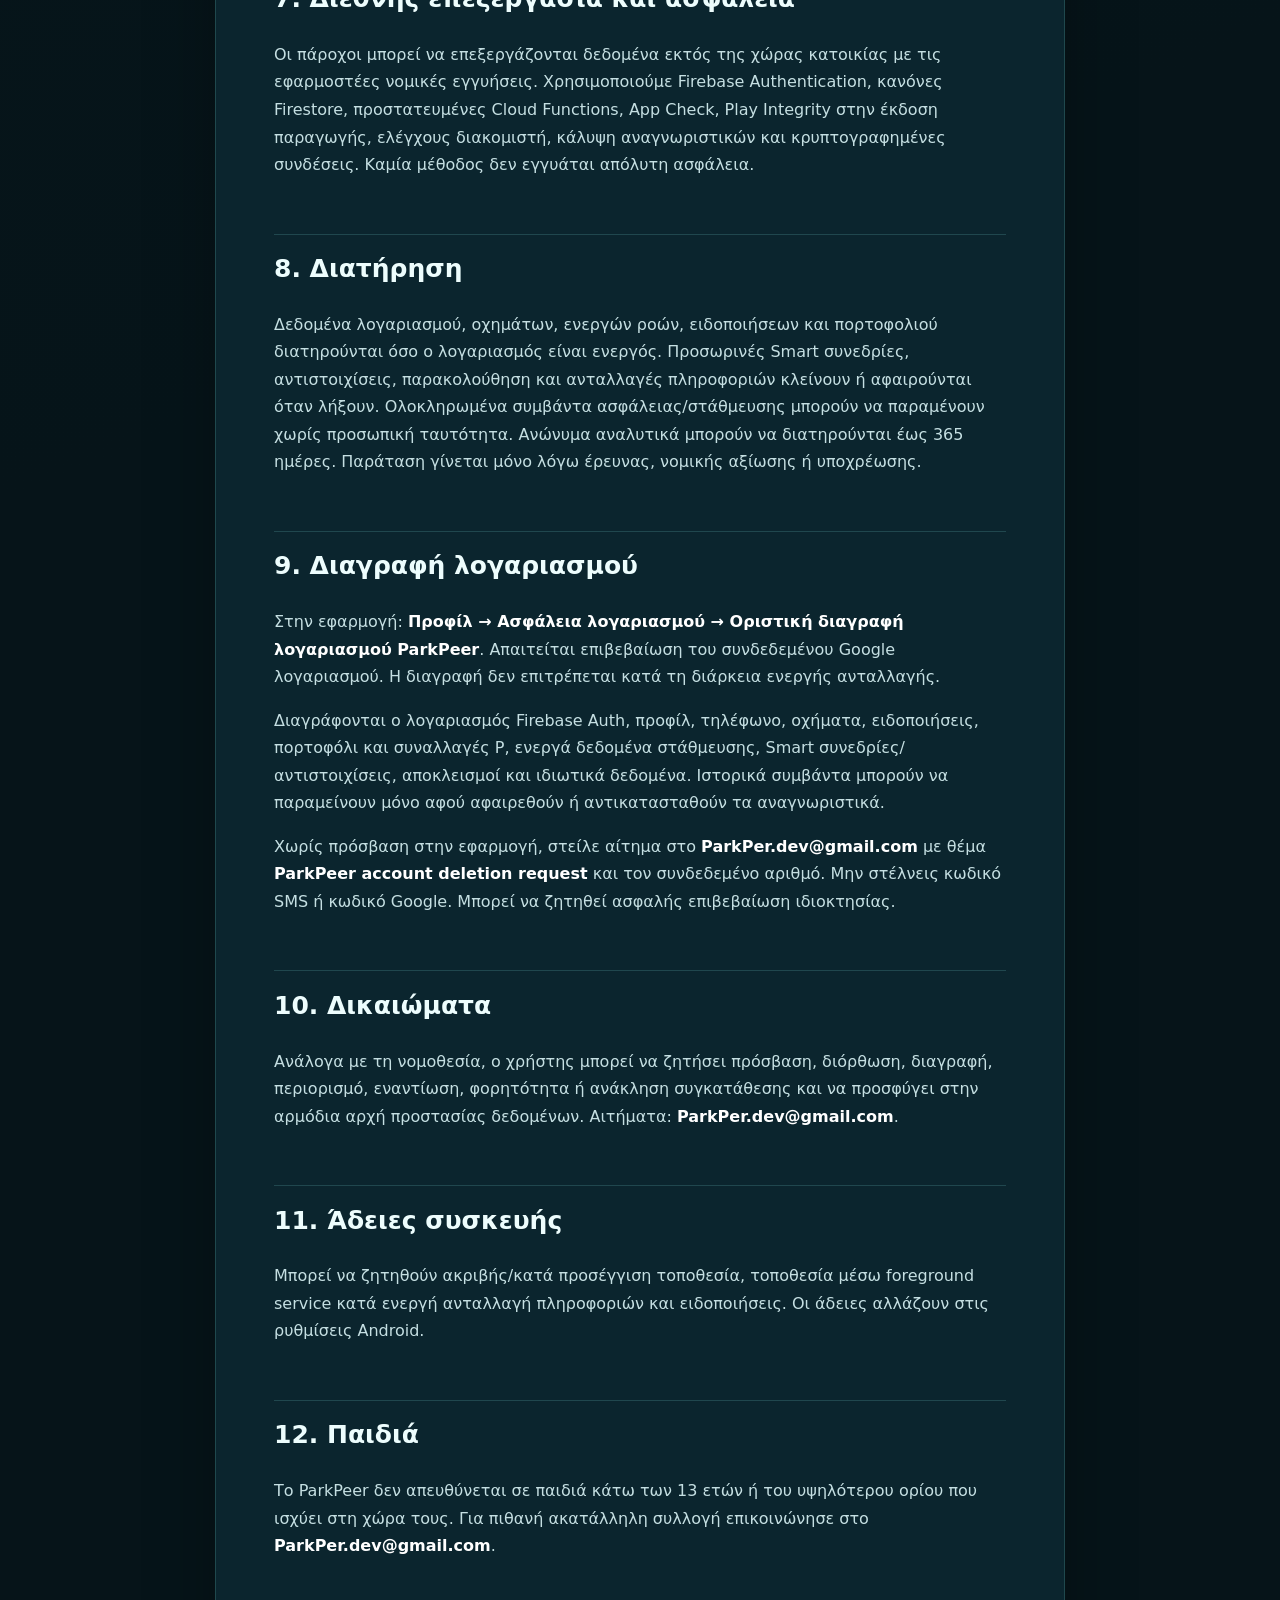
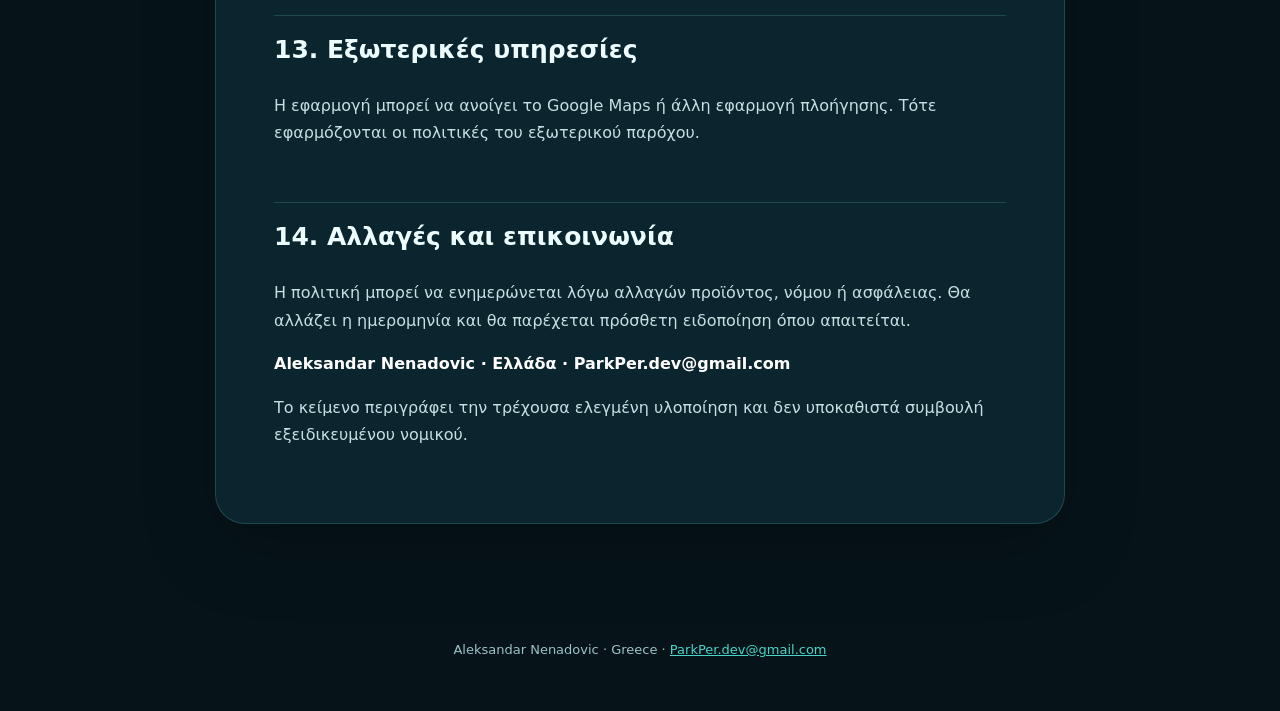
<file: privacy-el.html>
<!doctype html><html lang="el"><head><meta charset="utf-8"><meta name="viewport" content="width=device-width,initial-scale=1"><meta name="theme-color" content="#071b22"><title>Πολιτική απορρήτου · ParkPeer</title><meta name="description" content="Απόρρητο ParkPeer και ενημέρωση υπηρεσίας πληροφοριών δημόσιας στάθμευσης."><link rel="stylesheet" href="styles.css"></head><body><header class="topbar"><nav class="shell nav"><a class="brand" href="./"><span class="mark">P</span>ParkPeer</a><div class="langs"><a href="privacy-en.html" >EN</a><a href="privacy-sr.html" >SR</a><a href="privacy-el.html" class="active">EL</a></div></nav></header><main class="document"><h1
id="πολιτική-απορρήτου-parkpeer">Πολιτική απορρήτου ParkPeer</h1>
<p><strong>Έναρξη ισχύος:</strong> 19 Ιουλίου 2026<br />
<strong>Τελευταία ενημέρωση:</strong> 19 Ιουλίου 2026</p>
<p>Το ParkPeer είναι κοινοτική υπηρεσία πληροφοριών που επιτρέπει στους
οδηγούς να κοινοποιούν χρονικά ευαίσθητες πληροφορίες για μια θέση
στάθμευσης που εγκαταλείπουν και να συντονίζουν την ανταλλαγή αυτής της
πληροφορίας. Η πολιτική εξηγεί ποια δεδομένα επεξεργαζόμαστε, για ποιο
σκοπό, για πόσο χρόνο, σε ποιους εμφανίζονται και ποια δικαιώματα έχει ο
χρήστης.</p>
<h2
id="σημαντικό-το-parkpeer-δεν-κάνει-κράτηση-δημόσιας-θέσης-στάθμευσης">Σημαντικό:
το ParkPeer δεν κάνει κράτηση δημόσιας θέσης στάθμευσης</h2>
<p>Το ParkPeer <strong>δεν κατέχει, δεν λειτουργεί, δεν ελέγχει, δεν
παραχωρεί, δεν πωλεί, δεν εκμισθώνει, δεν φυλάσσει, δεν αποκλείει και
δεν δεσμεύει</strong> καμία δημόσια θέση στάθμευσης ή άλλη φυσική
τοποθεσία. Αίτημα, αποδοχή, αντιστοίχιση, ανταλλαγή ή «κράτηση» στην
εφαρμογή αφορά αποκλειστικά χρονικά περιορισμένη ψηφιακή πληροφορία και
επικοινωνία μεταξύ χρηστών. Δεν δημιουργεί κυριότητα, κατοχή,
προτεραιότητα, αποκλειστικότητα, άδεια, μίσθωση, δημοτική έγκριση ή
οποιοδήποτε δικαίωμα κατάληψης φυσικής θέσης.</p>
<p>Η διαθεσιμότητα δεν είναι ποτέ εγγυημένη. Άλλο όχημα μπορεί να
καταλάβει νόμιμα την τοποθεσία πριν φτάσει ο οδηγός. Κάθε οδηγός είναι
αποκλειστικά υπεύθυνος να ελέγχει επιτόπου τη σήμανση, τις
διαγραμμίσεις, τους περιορισμούς προσβασιμότητας, την ελεγχόμενη
στάθμευση, τα τέλη, τις άδειες, τον Κώδικα Οδικής Κυκλοφορίας και τις
οδηγίες των αρμόδιων αρχών πριν σταματήσει ή σταθμεύσει.</p>
<p>Οι χρήστες δεν επιτρέπεται να χρησιμοποιούν το ParkPeer για να
φυλάσσουν, παρεμποδίζουν, αποκλείουν, σημαδεύουν ή καταλαμβάνουν φυσικά
δημόσιο χώρο για άλλον. Οι μονάδες P αφορούν μόνο τη χρήση της ψηφιακής
πληροφορίας, τον συντονισμό και τη συμπεριφορά μέσα στην εφαρμογή· δεν
αποτελούν πληρωμή, αγορά ή μίσθωση δημόσιας θέσης στάθμευσης.</p>
<h2 id="υπεύθυνος-επεξεργασίας-και-επικοινωνία">1. Υπεύθυνος
επεξεργασίας και επικοινωνία</h2>
<ul>
<li><strong>Προγραμματιστής και υπεύθυνος:</strong> Aleksandar
Nenadovic</li>
<li><strong>Εφαρμογή:</strong> ParkPeer</li>
<li><strong>Πακέτο Android:</strong> <code>com.parkpeer.app</code></li>
<li><strong>Χώρα:</strong> Ελλάδα</li>
<li><strong>Email απορρήτου και υποστήριξης:</strong>
ParkPer.dev@gmail.com</li>
</ul>
<h2 id="δεδομένα-που-επεξεργάζεται-το-parkpeer">2. Δεδομένα που
επεξεργάζεται το ParkPeer</h2>
<h3 id="λογαριασμός-και-ταυτότητα">Λογαριασμός και ταυτότητα</h3>
<p>Αναγνωριστικό Firebase, επαληθευμένος αριθμός τηλεφώνου, εμφανιζόμενο
όνομα και αρχικά, email συνδεδεμένου λογαριασμού Google όταν
ενεργοποιείται η ανάκτηση, χρόνοι δημιουργίας και τελευταίας σύνδεσης,
πάροχος ταυτοποίησης και συνεδρίες ασφαλείας. Το ParkPeer δεν λαμβάνει
ούτε αποθηκεύει τον κωδικό Google.</p>
<h3 id="όχημα">Όχημα</h3>
<p>Μάρκα, μοντέλο, τύπος, χρώμα, ενεργό όχημα και αριθμός κυκλοφορίας
όταν παρέχεται προαιρετικά. Στον άλλο συμμετέχοντα εμφανίζεται
σχεδιασμένα μόνο καλυμμένη τιμή πινακίδας και όχι ο πλήρης αριθμός.</p>
<h3 id="τοποθεσία">Τοποθεσία</h3>
<p>Με άδεια του χρήστη επεξεργαζόμαστε ακριβή ή κατά προσέγγιση
τοποθεσία για τον χάρτη, κοντινές θέσεις, δημοσίευση θέσης, αποθήκευση
θέσης του αυτοκινήτου, υπολογισμό απόστασης/χρόνου άφιξης, επιβεβαίωση
άφιξης και αποτροπή κατάχρησης. Κατά την αποδεκτή ανταλλαγή πληροφοριών
μπορεί να χρησιμοποιείται ζωντανή τοποθεσία οδηγού ώστε ο ιδιοκτήτης να
βλέπει την πρόοδο και την εκτιμώμενη άφιξη. Η παρακολούθηση σταματά όταν
η ανταλλαγή ολοκληρωθεί, ακυρωθεί ή ο χρήστης αποσυνδεθεί.</p>
<p>Για προβλέψεις μπορεί να χρησιμοποιούνται περιοχή, geohash, ώρα
συμβάντος, ακρίβεια GPS και ποιότητα σήματος.</p>
<h3 id="δραστηριότητα-στάθμευσης-και-κοινότητας">Δραστηριότητα
στάθμευσης και κοινότητας</h3>
<p>Δημοσιευμένη ή προγραμματισμένη διαθεσιμότητα, αιτήματα και αποφάσεις
ανταλλαγής πληροφοριών, ρόλοι οδηγού/ιδιοκτήτη, αιτήματα παράτασης,
επιβεβαιώσεις, αναφορές κατειλημμένης θέσης, ακυρώσεις, αποτυχημένες
ανταλλαγές, απόσταση, ETA, κατάσταση, αξιολογήσεις, φήμη, εμπιστοσύνη,
περιορισμοί, περιστατικά κατάχρησης και σχετικές ειδοποιήσεις.</p>
<h3 id="πορτοφόλι-p">Πορτοφόλι P</h3>
<p>Εικονικό υπόλοιπο P, δεσμευμένα P, ανταμοιβές, ποινές, επιστροφές και
ιστορικό συναλλαγών. Το P είναι εσωτερική εικονική μονάδα και δεν
αποτελεί τραπεζικό λογαριασμό, κρυπτονόμισμα, χρήμα ή ανεξάρτητα
μεταβιβάσιμο μέσο πληρωμής.</p>
<h3 id="συνδρομή-free-trial-και-pro">Συνδρομή Free, Trial και Pro</h3>
<p>Το ParkPeer μπορεί να προσφέρει Free πρόσβαση, περιορισμένο δωρεάν
Trial και πληρωμένη συνδρομή Pro. Για τη διαχείριση πρόσβασης μπορεί να
επεξεργάζεται επίπεδο συνδρομής, entitlement, έναρξη/λήξη Trial,
αναγνωριστικό προϊόντος, purchase token ή αναφορά συναλλαγής, χρόνο
αγοράς/ανανέωσης/λήξης, κατάσταση ακύρωσης και αποτέλεσμα
επαλήθευσης.</p>
<p>Οι αγορές και συνδρομές επεξεργάζονται μέσω <strong>Google Play
Billing</strong>. Το ParkPeer δεν λαμβάνει ούτε αποθηκεύει πλήρη
στοιχεία κάρτας ή τραπεζικού λογαριασμού. Η Google επεξεργάζεται
στοιχεία πληρωμής, χρέωσης, φόρου, απάτης και συναλλαγής σύμφωνα με τις
πολιτικές της.</p>
<p>Η διαγραφή λογαριασμού ή εφαρμογής <strong>δεν ακυρώνει αυτόματα
ενεργή συνδρομή Google Play</strong>. Ακύρωσέ την ξεχωριστά από
<strong>Google Play → Payments &amp; subscriptions → Subscriptions →
ParkPeer</strong>. Περιορισμένες αναφορές συναλλαγών μπορούν να
διατηρούνται για επαλήθευση, επιστροφές, απάτη, λογιστική ή νομική
υποχρέωση.</p>
<h3 id="συσκευή-και-ασφάλεια">Συσκευή και ασφάλεια</h3>
<p>Token Firebase Cloud Messaging, έκδοση εφαρμογής/Android,
κατασκευαστής και μοντέλο, γλώσσα, χώρα, ζώνη ώρας, σήματα App
Check/Play Integrity και τεχνικά συμβάντα για αξιοπιστία, πρόληψη απάτης
και ασφάλεια.</p>
<h3 id="αναλυτικά-στάθμευσης">Αναλυτικά στάθμευσης</h3>
<p>Μπορεί να αποθηκεύονται συμβάντα πρόβλεψης με περιοχή, χρόνο,
ενέργεια στάθμευσης, χαρακτηριστικά εφαρμογής/συσκευής, ακρίβεια GPS και
ποιότητα σήματος. Είναι σχεδιασμένα να χρησιμοποιούν ανώνυμο
αναγνωριστικό εγκατάστασης αντί ταυτότητας λογαριασμού και μπορούν να
διατηρούνται έως <strong>365 ημέρες</strong>.</p>
<h2 id="τρόπος-συλλογής">3. Τρόπος συλλογής</h2>
<p>Τα δεδομένα προέρχονται από τον χρήστη, αυτόματα από τη συσκευή μετά
από άδεια, από τον άλλο συμμετέχοντα στην ίδια ανταλλαγή και από
υπηρεσίες Google/Firebase που παρέχουν σύνδεση, βάση δεδομένων,
λειτουργίες, ειδοποιήσεις, χάρτες, τοποθεσία και έλεγχο
ακεραιότητας.</p>
<h2 id="σκοποί-και-νομική-βάση">4. Σκοποί και νομική βάση</h2>
<p>Χρησιμοποιούνται για δημιουργία/ανάκτηση λογαριασμού, λειτουργίες
στάθμευσης, συντονισμό, οικονομία P, ειδοποιήσεις, εκτίμηση άφιξης,
ασφάλεια, πρόληψη απάτης και κατάχρησης, υποστήριξη, στατιστικά και
βελτίωση προβλέψεων.</p>
<p>Όπου εφαρμόζεται ο GDPR, η βάση μπορεί να είναι εκτέλεση σύμβασης,
συγκατάθεση, έννομο συμφέρον για ασφάλεια/αξιοπιστία ή νομική υποχρέωση.
Η συγκατάθεση για τοποθεσία και ειδοποιήσεις ανακαλείται από τις
ρυθμίσεις Android, με περιορισμό των αντίστοιχων λειτουργιών.</p>
<h2 id="εμφάνιση-σε-άλλους-χρήστες">5. Εμφάνιση σε άλλους χρήστες</h2>
<p>Στον σχετικό συμμετέχοντα μπορεί να εμφανίζονται όνομα ή αρχικά,
φήμη, περιγραφή οχήματος και καλυμμένη πινακίδα, τοποθεσία θέσης,
κατάσταση ανταλλαγής πληροφοριών, απόσταση, ETA και κίνηση οδηγού κατά
την ενεργή ανταλλαγή. Ο αριθμός τηλεφώνου και το Google email δεν
προορίζονται να εμφανίζονται σε άλλους χρήστες.</p>
<h2 id="πάροχοι-και-κοινοποίηση">6. Πάροχοι και κοινοποίηση</h2>
<p>Χρησιμοποιούμε Google Firebase (Authentication, Firestore, Functions,
Messaging, App Check), Google Play services (ακεραιότητα, σύνδεση
Google, τοποθεσία, διανομή) και Google Maps Platform/Google Maps.
Ισχύουν και οι δικές τους πολιτικές.</p>
<p>Δεδομένα μπορεί να γνωστοποιηθούν όταν απαιτείται από νόμο, για
διερεύνηση απάτης ή περιστατικού ασφαλείας, προστασία χρηστών ή
μεταβίβαση της υπηρεσίας με κατάλληλες εγγυήσεις. Το ParkPeer δεν πωλεί
προσωπικά δεδομένα και δεν τα κοινοποιεί για διαφημίσεις συμπεριφοράς
τρίτων.</p>
<h2 id="διεθνής-επεξεργασία-και-ασφάλεια">7. Διεθνής επεξεργασία και
ασφάλεια</h2>
<p>Οι πάροχοι μπορεί να επεξεργάζονται δεδομένα εκτός της χώρας
κατοικίας με τις εφαρμοστέες νομικές εγγυήσεις. Χρησιμοποιούμε Firebase
Authentication, κανόνες Firestore, προστατευμένες Cloud Functions, App
Check, Play Integrity στην έκδοση παραγωγής, ελέγχους διακομιστή, κάλυψη
αναγνωριστικών και κρυπτογραφημένες συνδέσεις. Καμία μέθοδος δεν
εγγυάται απόλυτη ασφάλεια.</p>
<h2 id="διατήρηση">8. Διατήρηση</h2>
<p>Δεδομένα λογαριασμού, οχημάτων, ενεργών ροών, ειδοποιήσεων και
πορτοφολιού διατηρούνται όσο ο λογαριασμός είναι ενεργός. Προσωρινές
Smart συνεδρίες, αντιστοιχίσεις, παρακολούθηση και ανταλλαγές
πληροφοριών κλείνουν ή αφαιρούνται όταν λήξουν. Ολοκληρωμένα συμβάντα
ασφάλειας/στάθμευσης μπορούν να παραμένουν χωρίς προσωπική ταυτότητα.
Ανώνυμα αναλυτικά μπορούν να διατηρούνται έως 365 ημέρες. Παράταση
γίνεται μόνο λόγω έρευνας, νομικής αξίωσης ή υποχρέωσης.</p>
<h2 id="διαγραφή-λογαριασμού">9. Διαγραφή λογαριασμού</h2>
<p>Στην εφαρμογή: <strong>Προφίλ → Ασφάλεια λογαριασμού → Οριστική
διαγραφή λογαριασμού ParkPeer</strong>. Απαιτείται επιβεβαίωση του
συνδεδεμένου Google λογαριασμού. Η διαγραφή δεν επιτρέπεται κατά τη
διάρκεια ενεργής ανταλλαγής.</p>
<p>Διαγράφονται ο λογαριασμός Firebase Auth, προφίλ, τηλέφωνο, οχήματα,
ειδοποιήσεις, πορτοφόλι και συναλλαγές P, ενεργά δεδομένα στάθμευσης,
Smart συνεδρίες/αντιστοιχίσεις, αποκλεισμοί και ιδιωτικά δεδομένα.
Ιστορικά συμβάντα μπορούν να παραμείνουν μόνο αφού αφαιρεθούν ή
αντικατασταθούν τα αναγνωριστικά.</p>
<p>Χωρίς πρόσβαση στην εφαρμογή, στείλε αίτημα στο
<strong>ParkPer.dev@gmail.com</strong> με θέμα <strong>ParkPeer account
deletion request</strong> και τον συνδεδεμένο αριθμό. Μην στέλνεις
κωδικό SMS ή κωδικό Google. Μπορεί να ζητηθεί ασφαλής επιβεβαίωση
ιδιοκτησίας.</p>
<h2 id="δικαιώματα">10. Δικαιώματα</h2>
<p>Ανάλογα με τη νομοθεσία, ο χρήστης μπορεί να ζητήσει πρόσβαση,
διόρθωση, διαγραφή, περιορισμό, εναντίωση, φορητότητα ή ανάκληση
συγκατάθεσης και να προσφύγει στην αρμόδια αρχή προστασίας δεδομένων.
Αιτήματα: <strong>ParkPer.dev@gmail.com</strong>.</p>
<h2 id="άδειες-συσκευής">11. Άδειες συσκευής</h2>
<p>Μπορεί να ζητηθούν ακριβής/κατά προσέγγιση τοποθεσία, τοποθεσία μέσω
foreground service κατά ενεργή ανταλλαγή πληροφοριών και ειδοποιήσεις.
Οι άδειες αλλάζουν στις ρυθμίσεις Android.</p>
<h2 id="παιδιά">12. Παιδιά</h2>
<p>Το ParkPeer δεν απευθύνεται σε παιδιά κάτω των 13 ετών ή του
υψηλότερου ορίου που ισχύει στη χώρα τους. Για πιθανή ακατάλληλη συλλογή
επικοινώνησε στο <strong>ParkPer.dev@gmail.com</strong>.</p>
<h2 id="εξωτερικές-υπηρεσίες">13. Εξωτερικές υπηρεσίες</h2>
<p>Η εφαρμογή μπορεί να ανοίγει το Google Maps ή άλλη εφαρμογή
πλοήγησης. Τότε εφαρμόζονται οι πολιτικές του εξωτερικού παρόχου.</p>
<h2 id="αλλαγές-και-επικοινωνία">14. Αλλαγές και επικοινωνία</h2>
<p>Η πολιτική μπορεί να ενημερώνεται λόγω αλλαγών προϊόντος, νόμου ή
ασφάλειας. Θα αλλάζει η ημερομηνία και θα παρέχεται πρόσθετη ειδοποίηση
όπου απαιτείται.</p>
<p><strong>Aleksandar Nenadovic · Ελλάδα ·
ParkPer.dev@gmail.com</strong></p>
<p>Το κείμενο περιγράφει την τρέχουσα ελεγμένη υλοποίηση και δεν
υποκαθιστά συμβουλή εξειδικευμένου
νομικού.</p></main><footer class="shell footer">Aleksandar Nenadovic · Greece · <a href="mailto:ParkPer.dev@gmail.com">ParkPer.dev@gmail.com</a></footer></body></html>
</file>
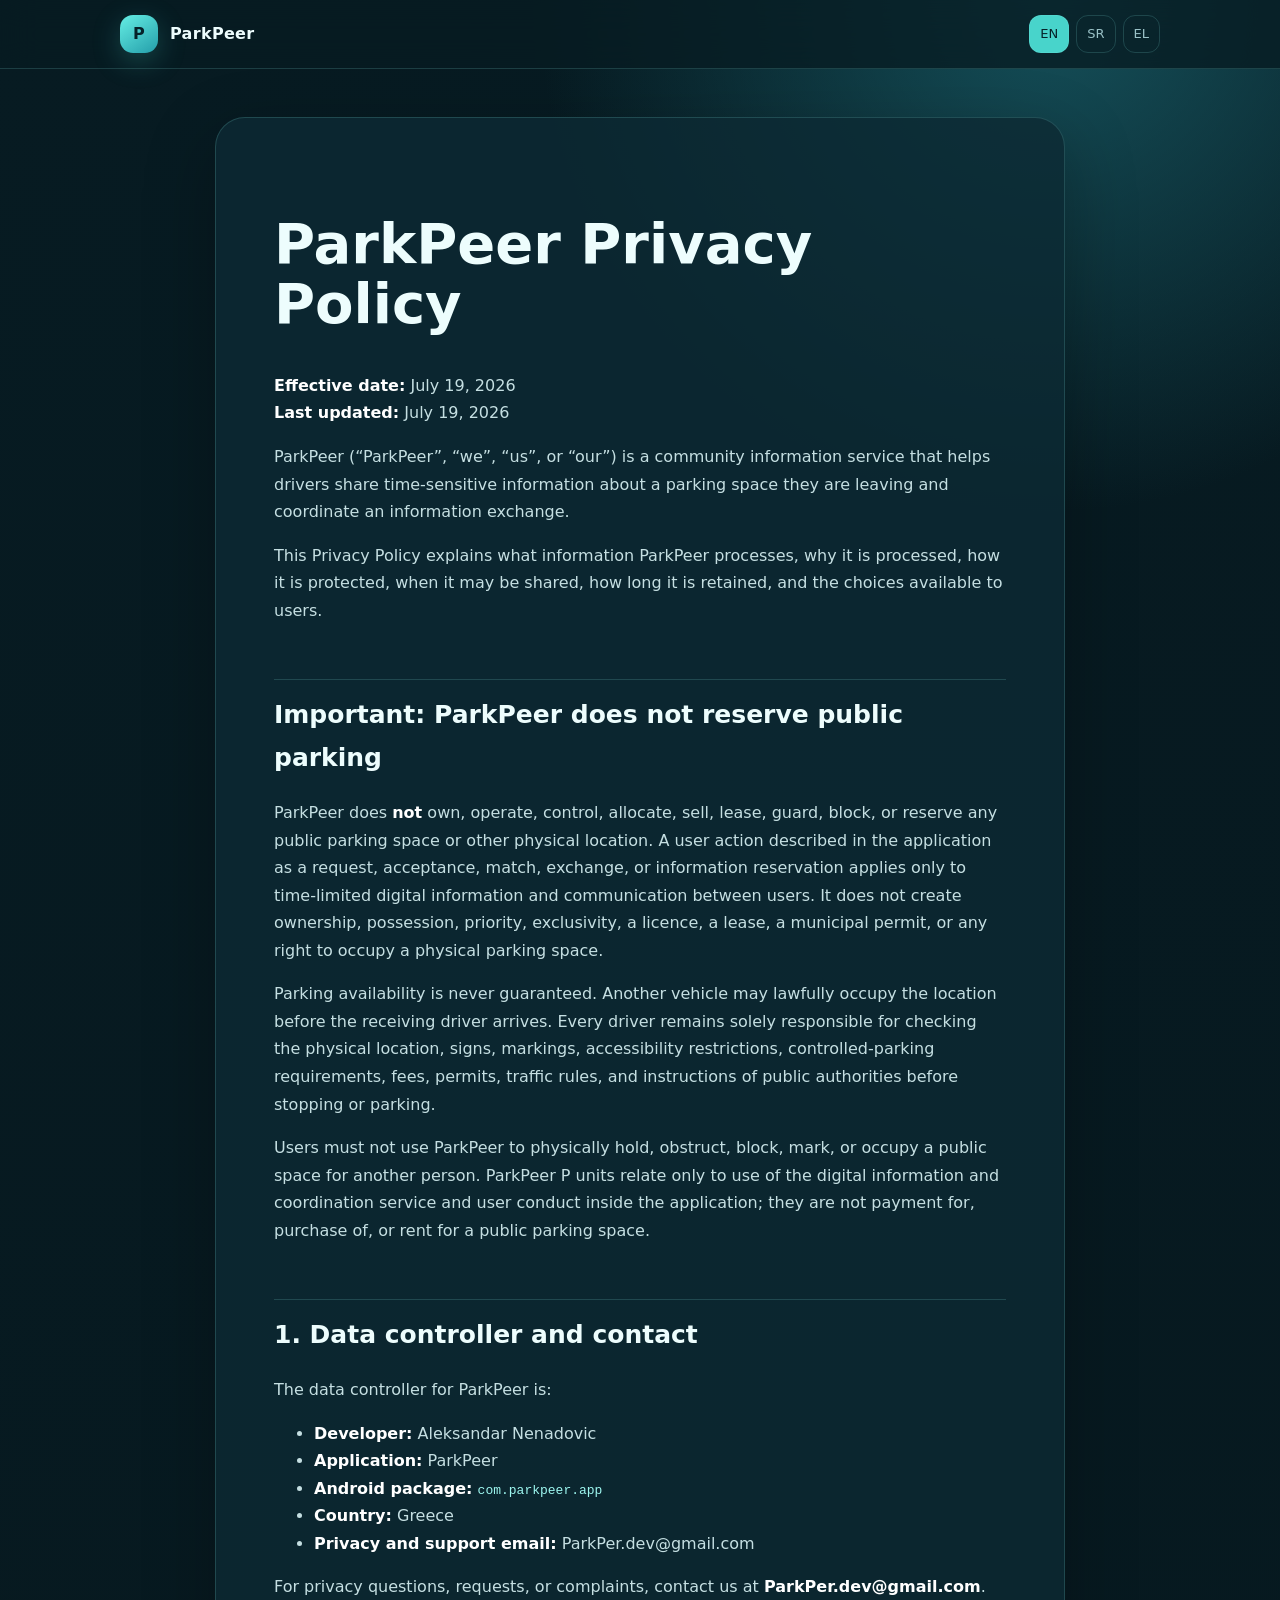
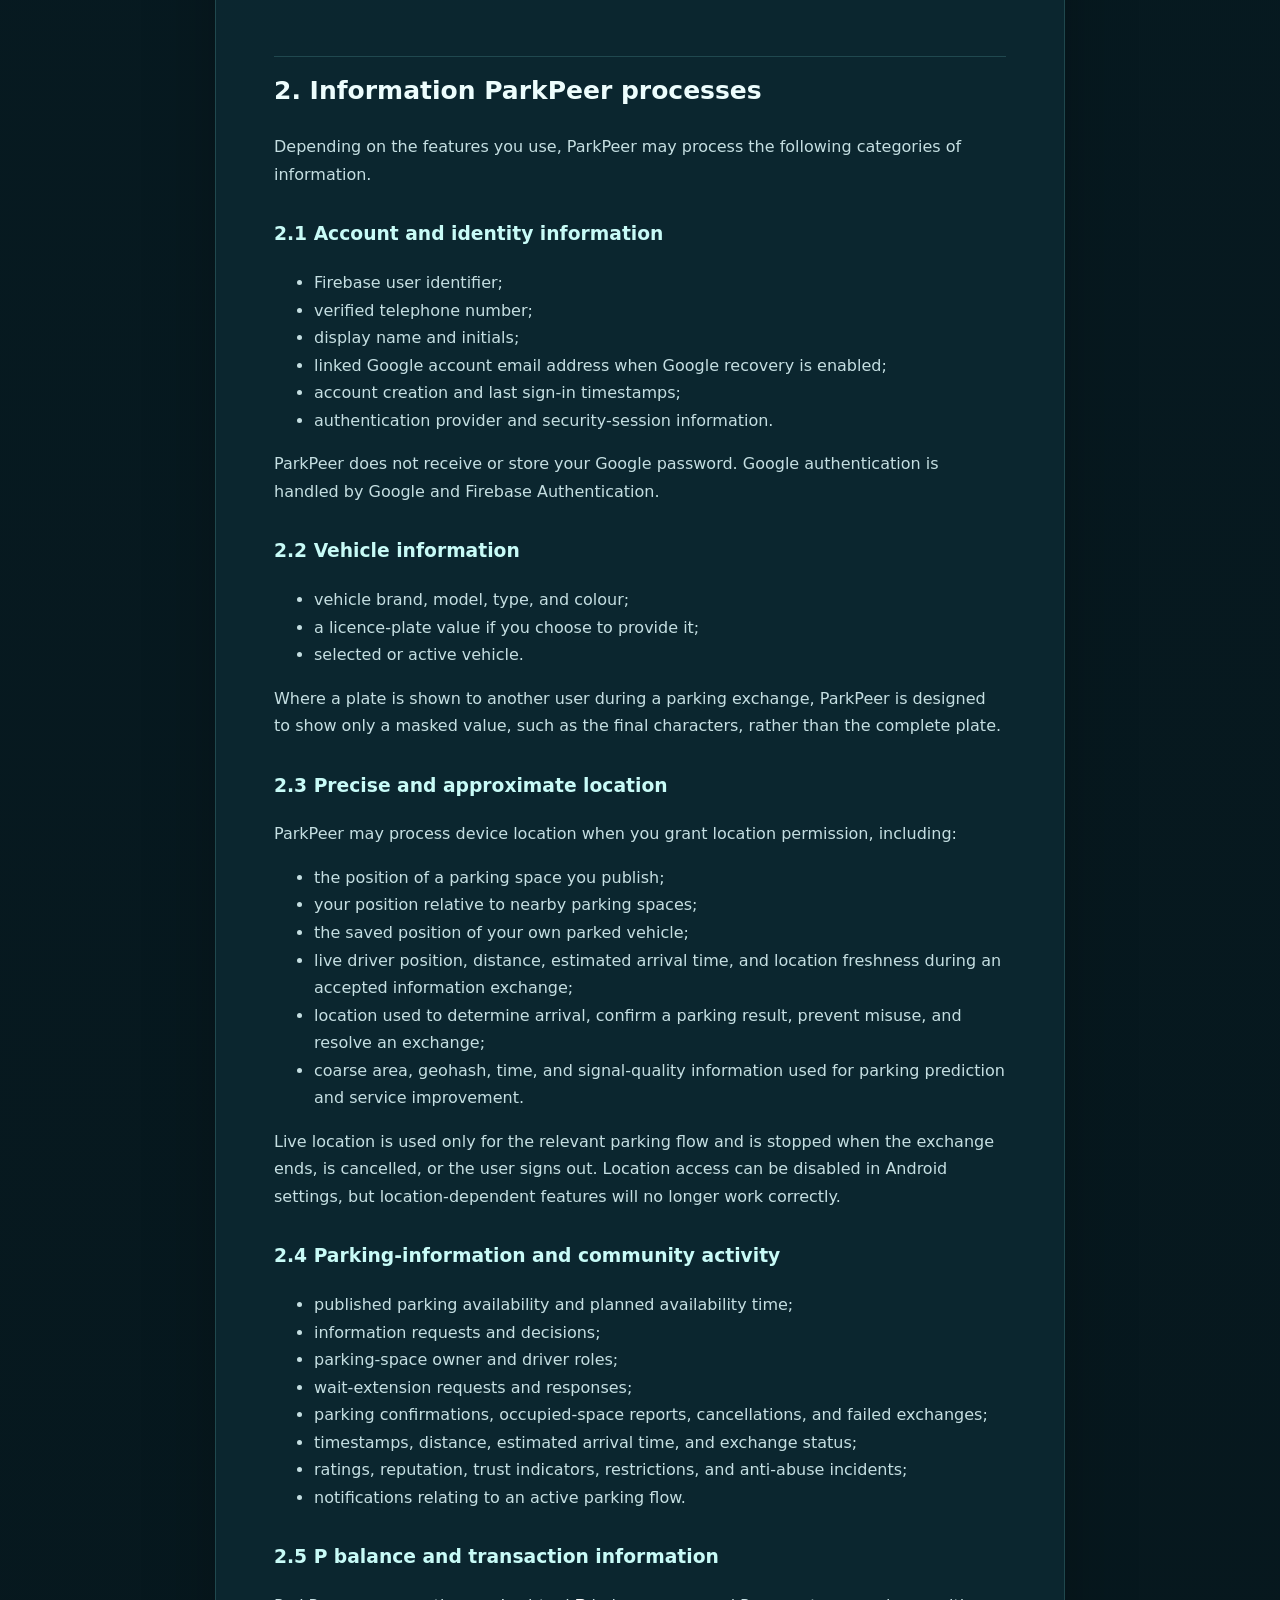
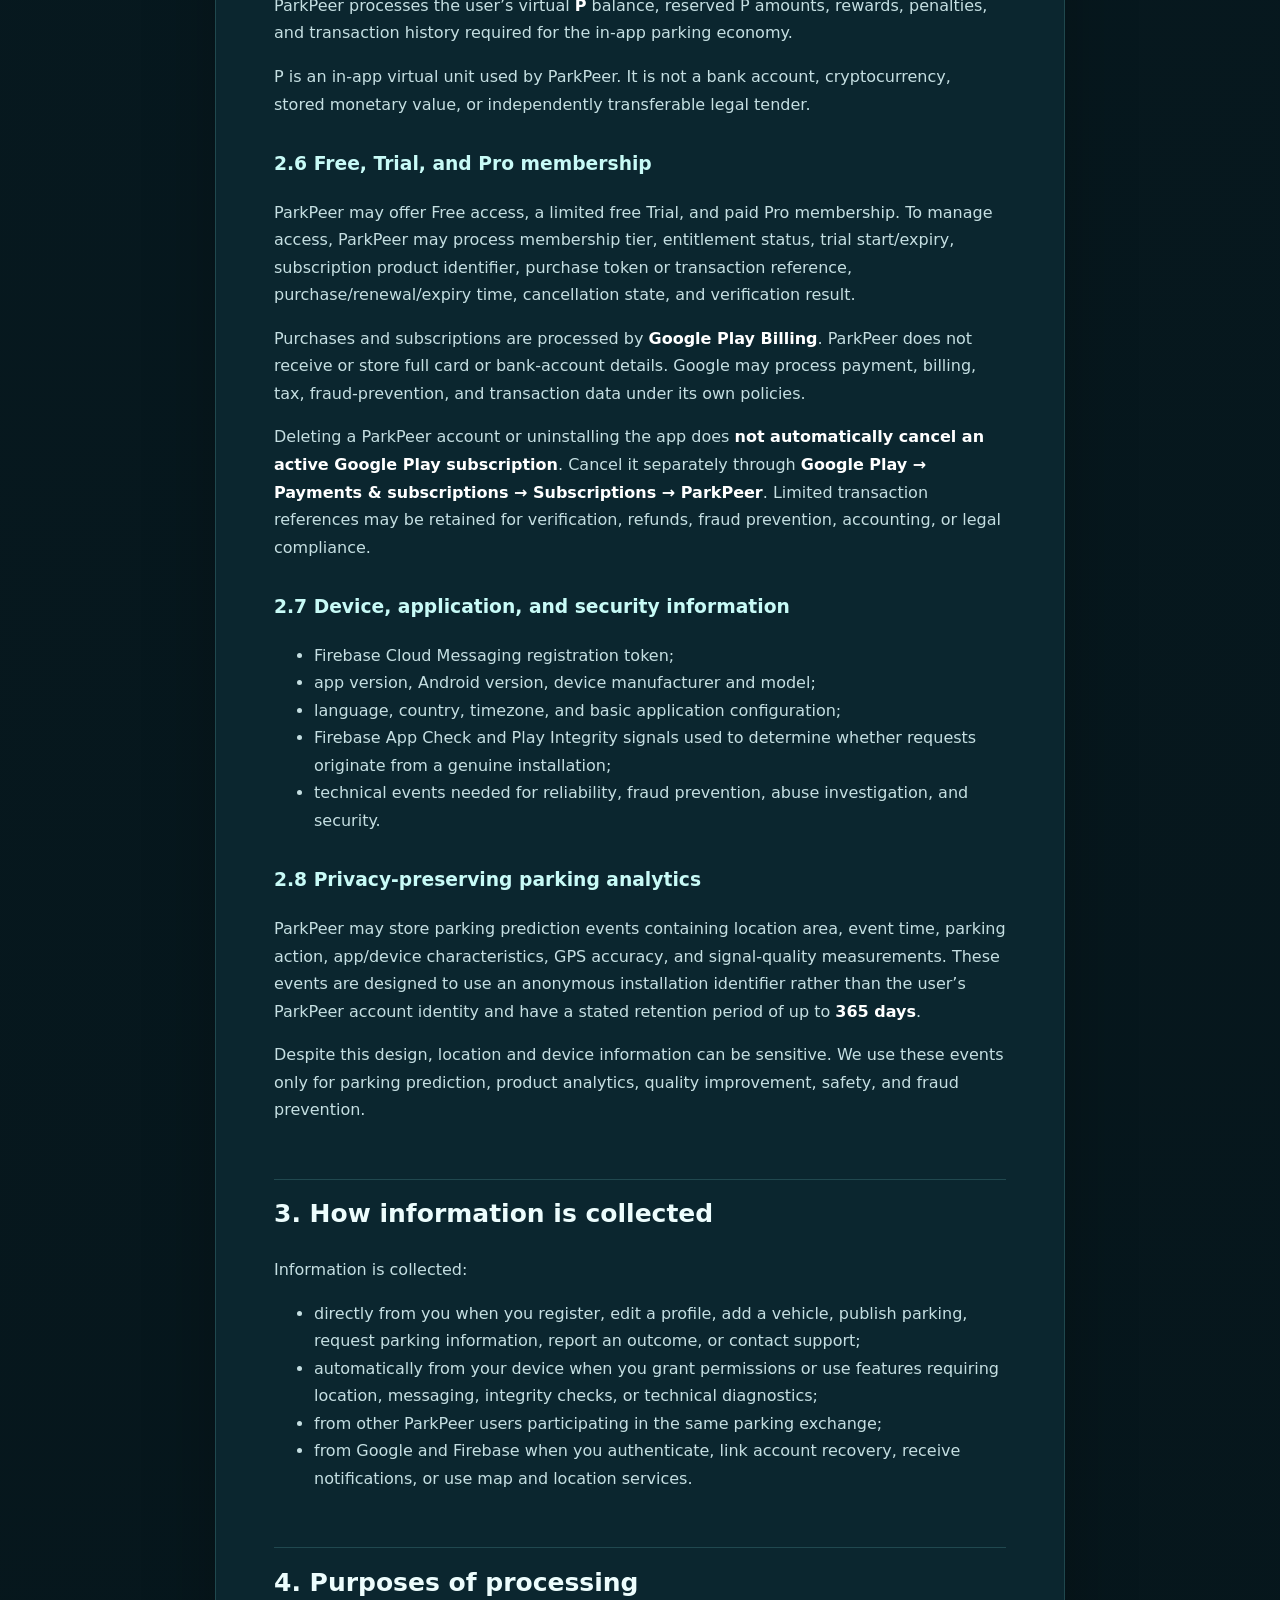
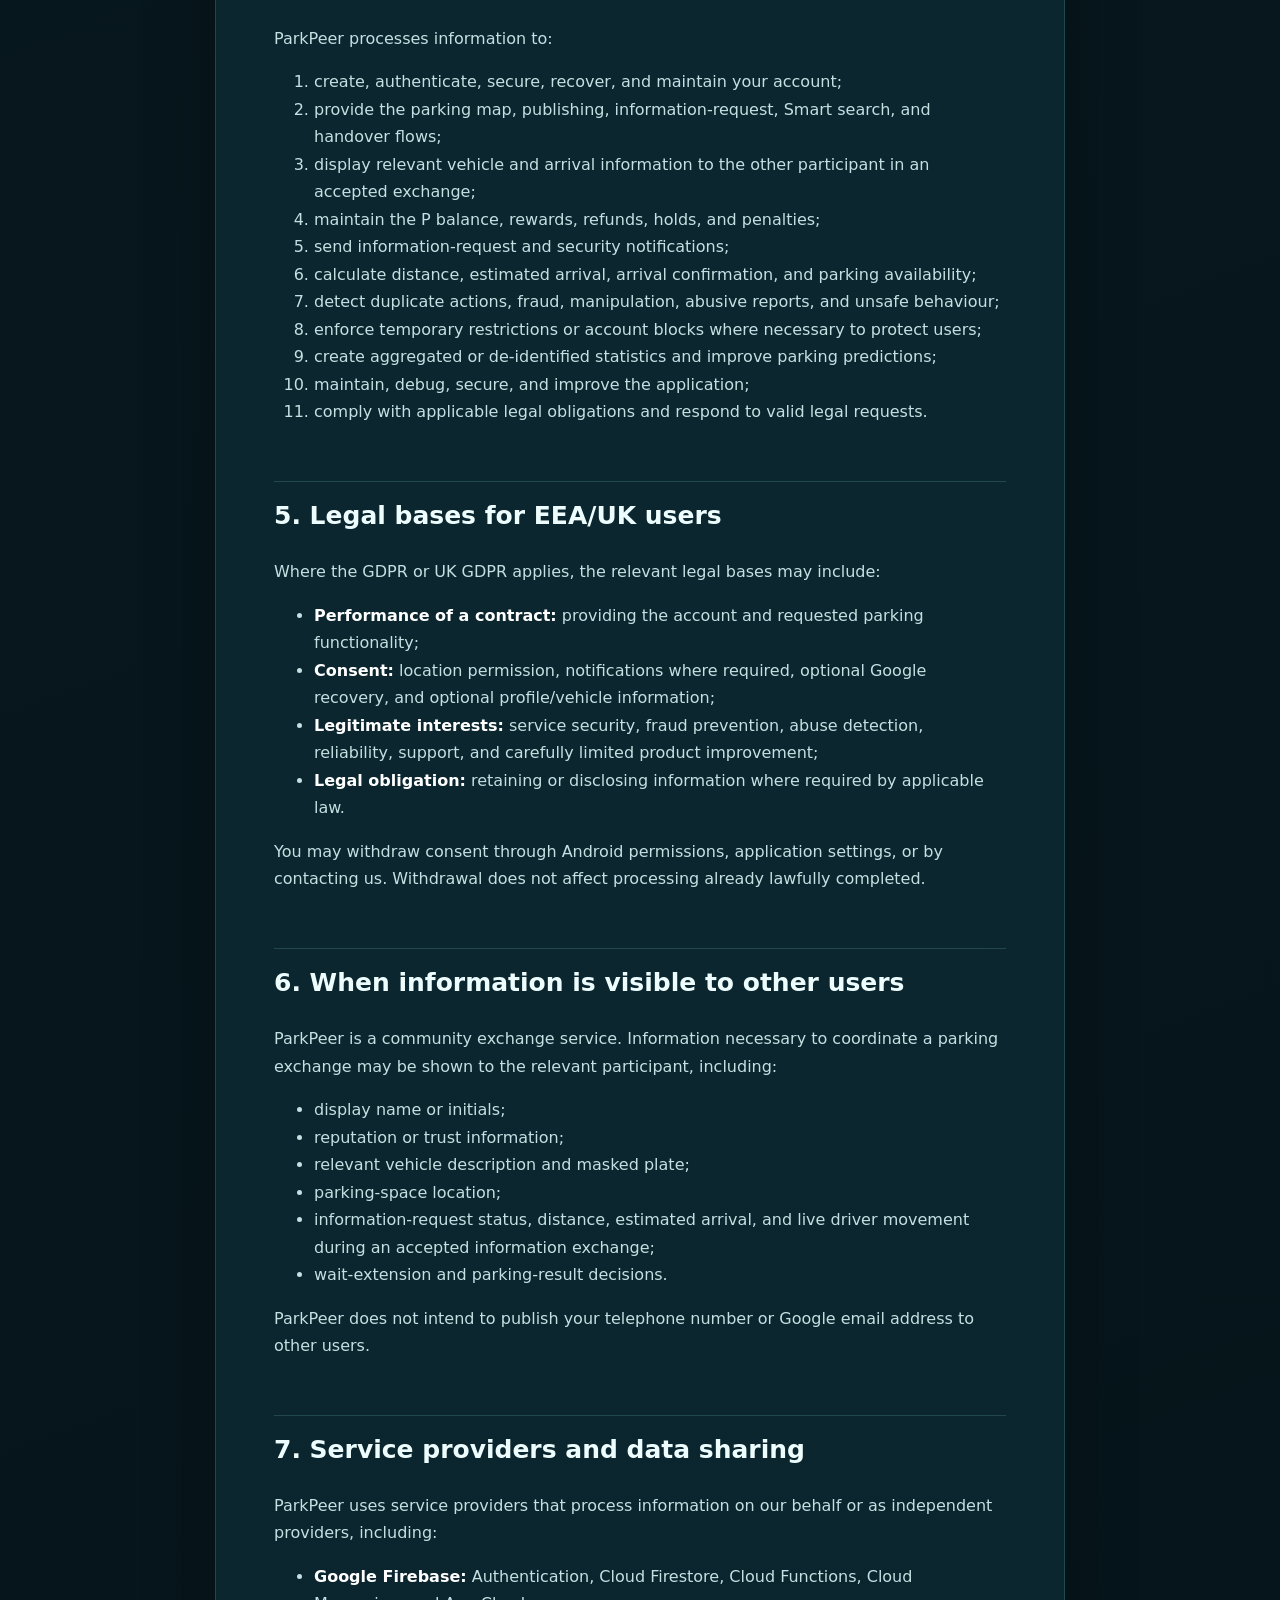
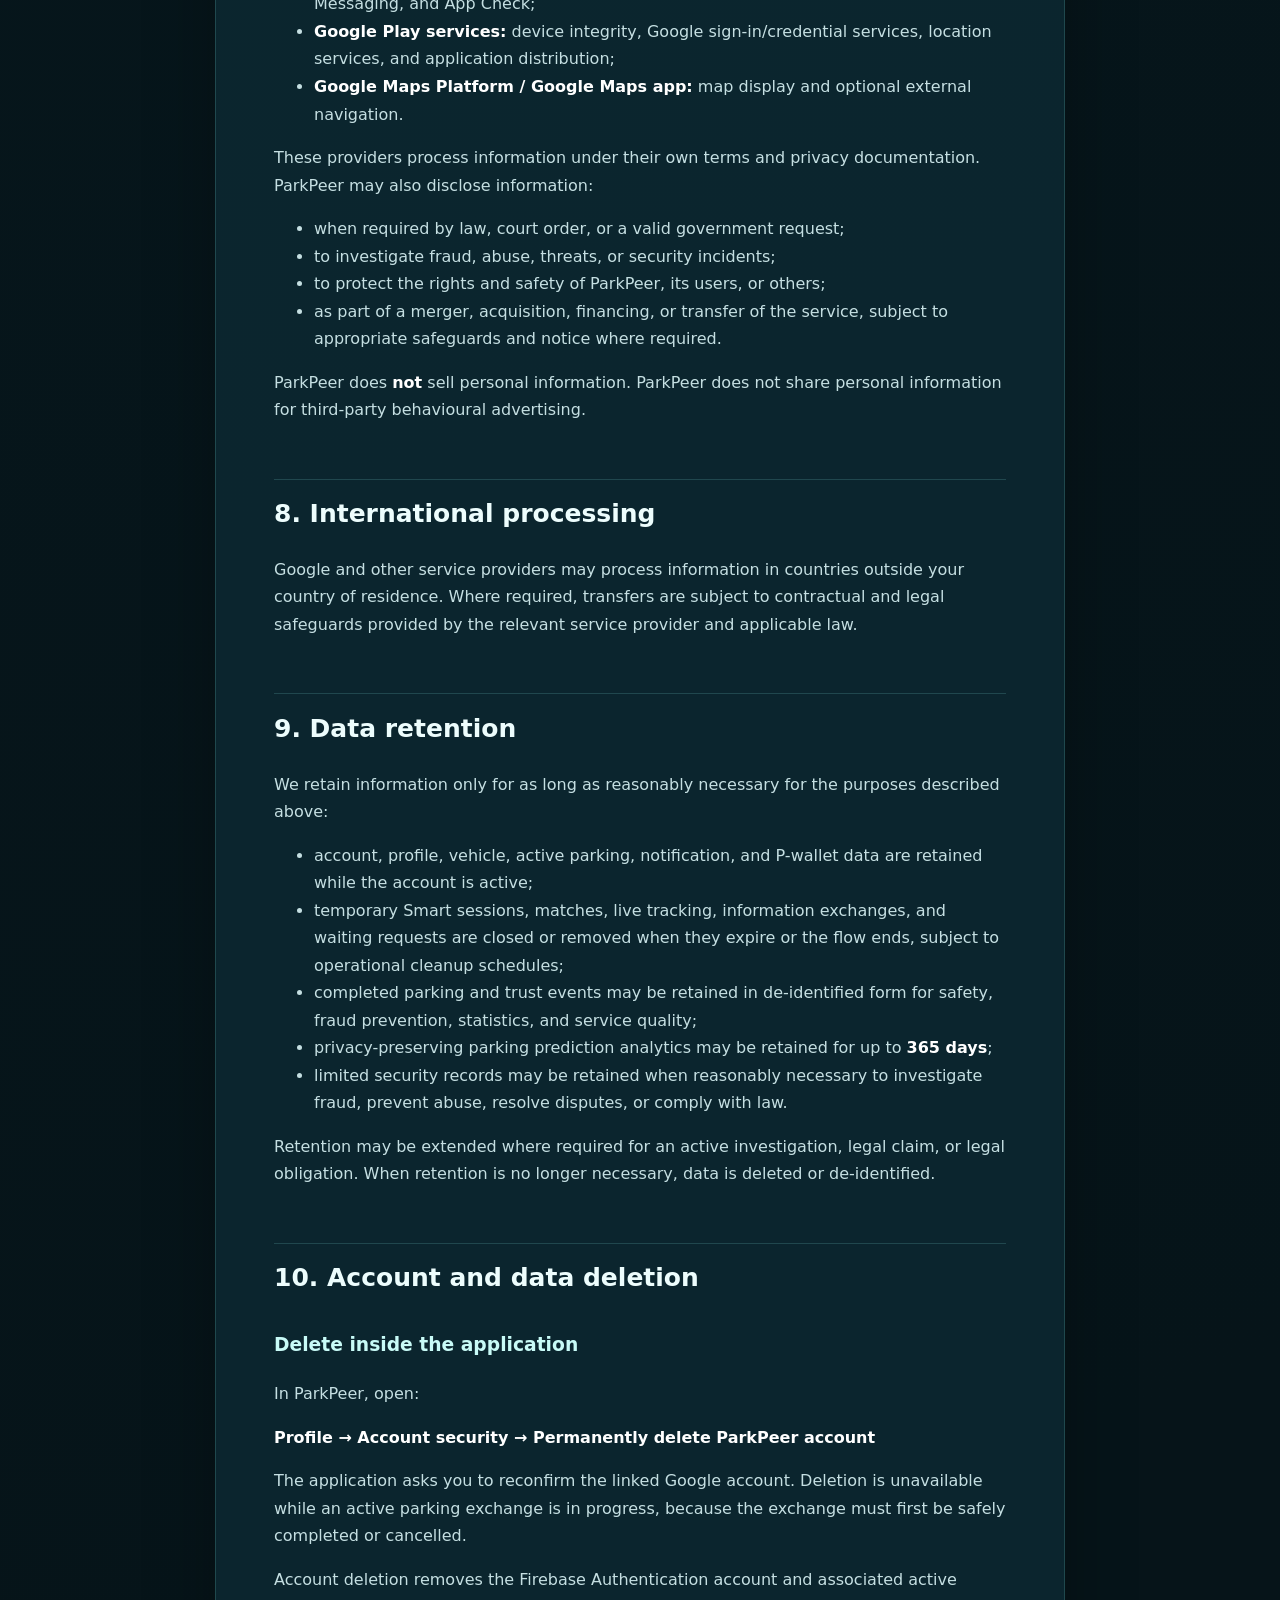
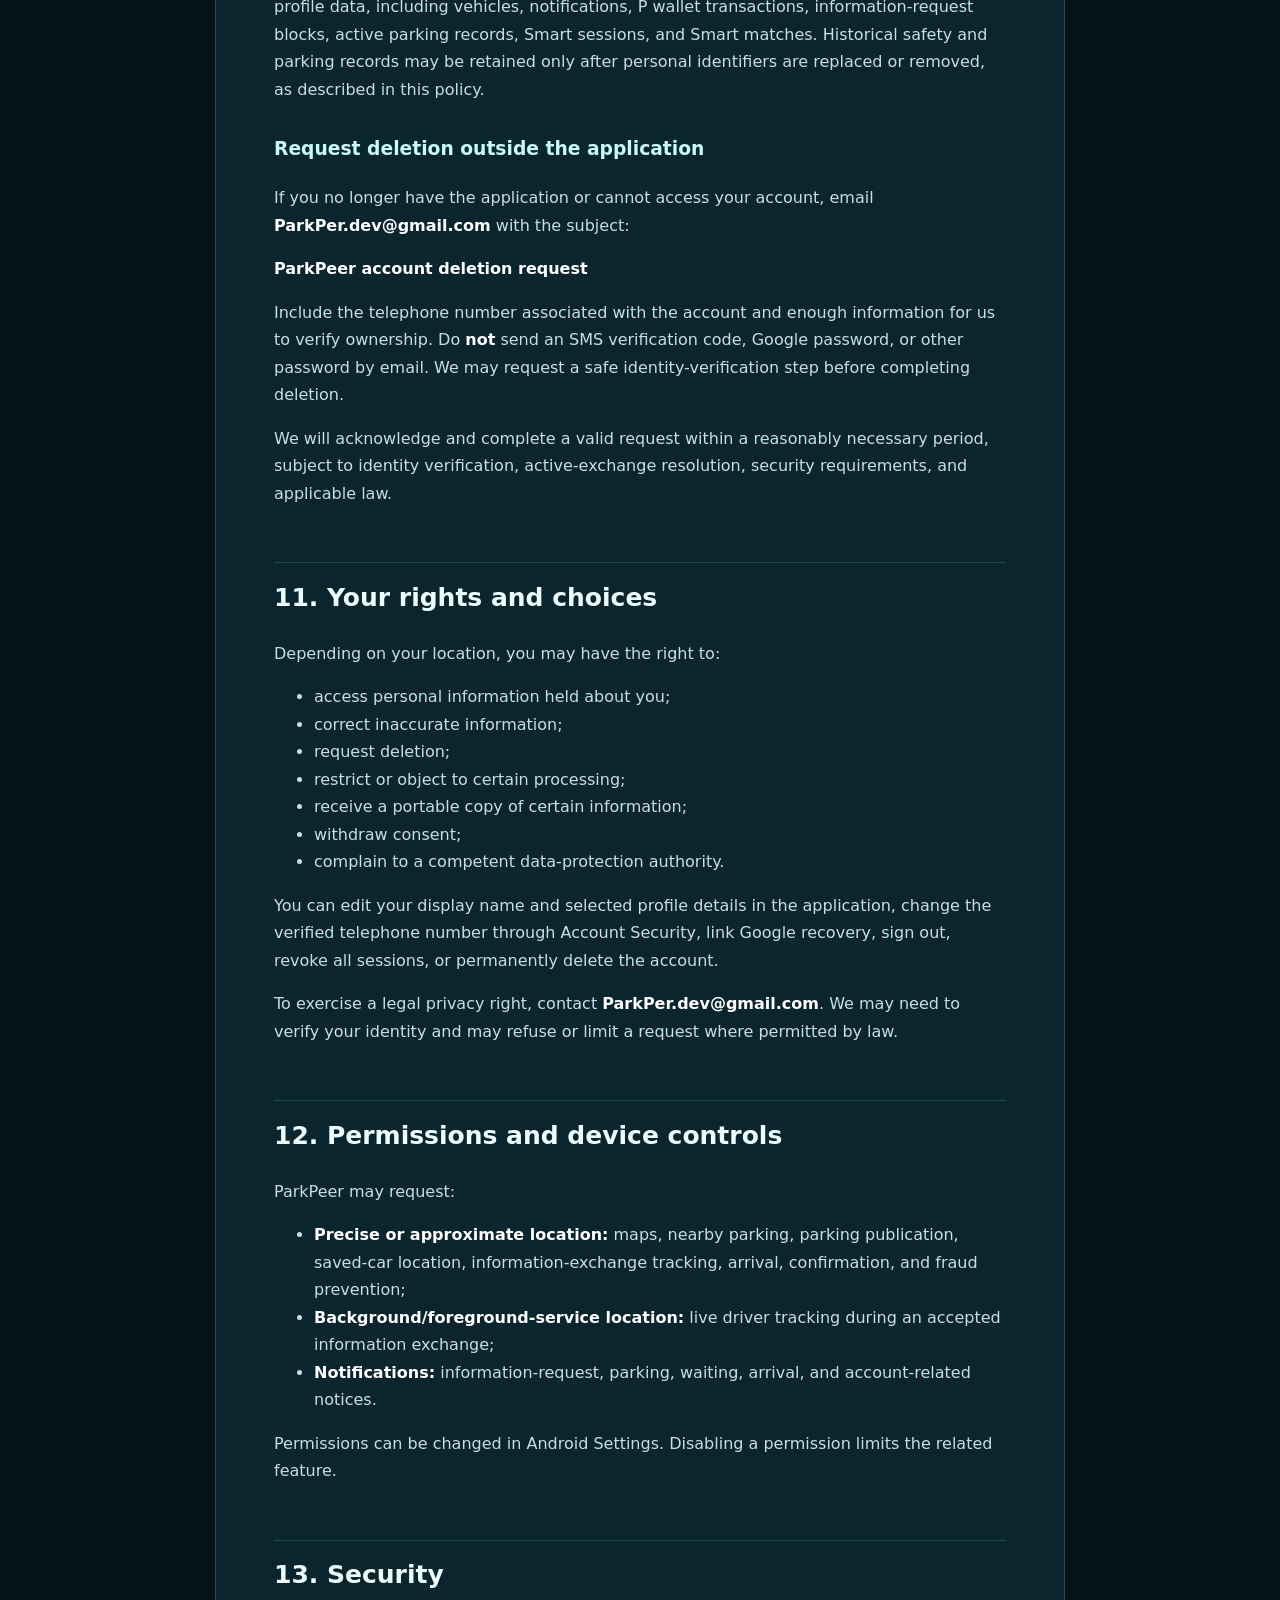
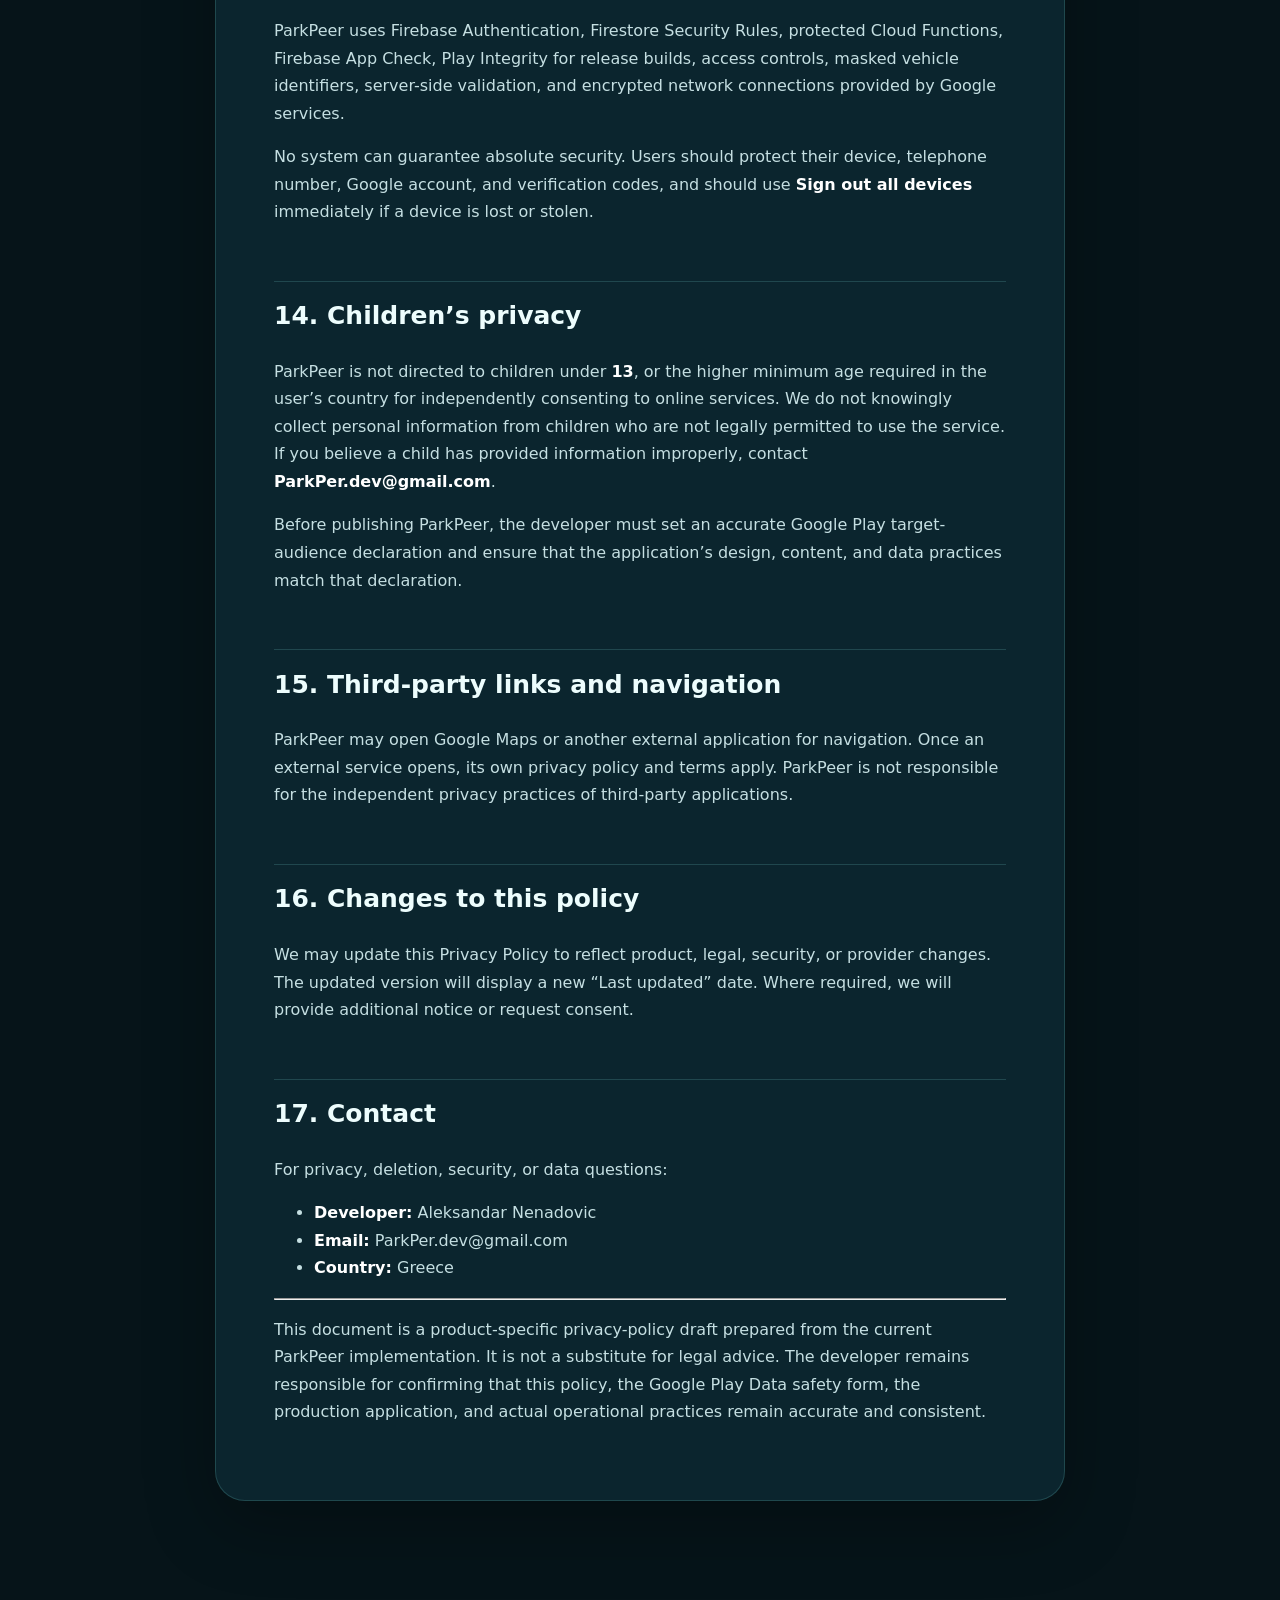
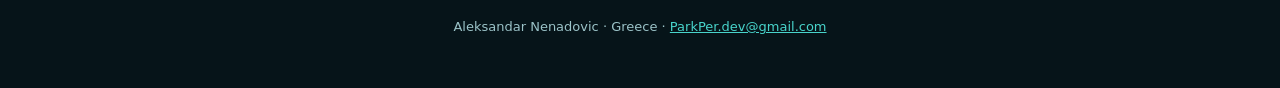
<file: privacy-en.html>
<!doctype html><html lang="en"><head><meta charset="utf-8"><meta name="viewport" content="width=device-width,initial-scale=1"><meta name="theme-color" content="#071b22"><title>Privacy Policy · ParkPeer</title><meta name="description" content="ParkPeer privacy and public-parking information-service notice."><link rel="stylesheet" href="styles.css"></head><body><header class="topbar"><nav class="shell nav"><a class="brand" href="./"><span class="mark">P</span>ParkPeer</a><div class="langs"><a href="privacy-en.html" class="active">EN</a><a href="privacy-sr.html" >SR</a><a href="privacy-el.html" >EL</a></div></nav></header><main class="document"><h1
id="parkpeer-privacy-policy">ParkPeer Privacy Policy</h1>
<p><strong>Effective date:</strong> July 19, 2026<br />
<strong>Last updated:</strong> July 19, 2026</p>
<p>ParkPeer (“ParkPeer”, “we”, “us”, or “our”) is a community
information service that helps drivers share time-sensitive information
about a parking space they are leaving and coordinate an information
exchange.</p>
<p>This Privacy Policy explains what information ParkPeer processes, why
it is processed, how it is protected, when it may be shared, how long it
is retained, and the choices available to users.</p>
<h2 id="important-parkpeer-does-not-reserve-public-parking">Important:
ParkPeer does not reserve public parking</h2>
<p>ParkPeer does <strong>not</strong> own, operate, control, allocate,
sell, lease, guard, block, or reserve any public parking space or other
physical location. A user action described in the application as a
request, acceptance, match, exchange, or information reservation applies
only to time-limited digital information and communication between
users. It does not create ownership, possession, priority, exclusivity,
a licence, a lease, a municipal permit, or any right to occupy a
physical parking space.</p>
<p>Parking availability is never guaranteed. Another vehicle may
lawfully occupy the location before the receiving driver arrives. Every
driver remains solely responsible for checking the physical location,
signs, markings, accessibility restrictions, controlled-parking
requirements, fees, permits, traffic rules, and instructions of public
authorities before stopping or parking.</p>
<p>Users must not use ParkPeer to physically hold, obstruct, block,
mark, or occupy a public space for another person. ParkPeer P units
relate only to use of the digital information and coordination service
and user conduct inside the application; they are not payment for,
purchase of, or rent for a public parking space.</p>
<h2 id="data-controller-and-contact">1. Data controller and contact</h2>
<p>The data controller for ParkPeer is:</p>
<ul>
<li><strong>Developer:</strong> Aleksandar Nenadovic</li>
<li><strong>Application:</strong> ParkPeer</li>
<li><strong>Android package:</strong> <code>com.parkpeer.app</code></li>
<li><strong>Country:</strong> Greece</li>
<li><strong>Privacy and support email:</strong>
ParkPer.dev@gmail.com</li>
</ul>
<p>For privacy questions, requests, or complaints, contact us at
<strong>ParkPer.dev@gmail.com</strong>.</p>
<h2 id="information-parkpeer-processes">2. Information ParkPeer
processes</h2>
<p>Depending on the features you use, ParkPeer may process the following
categories of information.</p>
<h3 id="account-and-identity-information">2.1 Account and identity
information</h3>
<ul>
<li>Firebase user identifier;</li>
<li>verified telephone number;</li>
<li>display name and initials;</li>
<li>linked Google account email address when Google recovery is
enabled;</li>
<li>account creation and last sign-in timestamps;</li>
<li>authentication provider and security-session information.</li>
</ul>
<p>ParkPeer does not receive or store your Google password. Google
authentication is handled by Google and Firebase Authentication.</p>
<h3 id="vehicle-information">2.2 Vehicle information</h3>
<ul>
<li>vehicle brand, model, type, and colour;</li>
<li>a licence-plate value if you choose to provide it;</li>
<li>selected or active vehicle.</li>
</ul>
<p>Where a plate is shown to another user during a parking exchange,
ParkPeer is designed to show only a masked value, such as the final
characters, rather than the complete plate.</p>
<h3 id="precise-and-approximate-location">2.3 Precise and approximate
location</h3>
<p>ParkPeer may process device location when you grant location
permission, including:</p>
<ul>
<li>the position of a parking space you publish;</li>
<li>your position relative to nearby parking spaces;</li>
<li>the saved position of your own parked vehicle;</li>
<li>live driver position, distance, estimated arrival time, and location
freshness during an accepted information exchange;</li>
<li>location used to determine arrival, confirm a parking result,
prevent misuse, and resolve an exchange;</li>
<li>coarse area, geohash, time, and signal-quality information used for
parking prediction and service improvement.</li>
</ul>
<p>Live location is used only for the relevant parking flow and is
stopped when the exchange ends, is cancelled, or the user signs out.
Location access can be disabled in Android settings, but
location-dependent features will no longer work correctly.</p>
<h3 id="parking-information-and-community-activity">2.4
Parking-information and community activity</h3>
<ul>
<li>published parking availability and planned availability time;</li>
<li>information requests and decisions;</li>
<li>parking-space owner and driver roles;</li>
<li>wait-extension requests and responses;</li>
<li>parking confirmations, occupied-space reports, cancellations, and
failed exchanges;</li>
<li>timestamps, distance, estimated arrival time, and exchange
status;</li>
<li>ratings, reputation, trust indicators, restrictions, and anti-abuse
incidents;</li>
<li>notifications relating to an active parking flow.</li>
</ul>
<h3 id="p-balance-and-transaction-information">2.5 P balance and
transaction information</h3>
<p>ParkPeer processes the user’s virtual <strong>P</strong> balance,
reserved P amounts, rewards, penalties, and transaction history required
for the in-app parking economy.</p>
<p>P is an in-app virtual unit used by ParkPeer. It is not a bank
account, cryptocurrency, stored monetary value, or independently
transferable legal tender.</p>
<h3 id="free-trial-and-pro-membership">2.6 Free, Trial, and Pro
membership</h3>
<p>ParkPeer may offer Free access, a limited free Trial, and paid Pro
membership. To manage access, ParkPeer may process membership tier,
entitlement status, trial start/expiry, subscription product identifier,
purchase token or transaction reference, purchase/renewal/expiry time,
cancellation state, and verification result.</p>
<p>Purchases and subscriptions are processed by <strong>Google Play
Billing</strong>. ParkPeer does not receive or store full card or
bank-account details. Google may process payment, billing, tax,
fraud-prevention, and transaction data under its own policies.</p>
<p>Deleting a ParkPeer account or uninstalling the app does <strong>not
automatically cancel an active Google Play subscription</strong>. Cancel
it separately through <strong>Google Play → Payments &amp; subscriptions
→ Subscriptions → ParkPeer</strong>. Limited transaction references may
be retained for verification, refunds, fraud prevention, accounting, or
legal compliance.</p>
<h3 id="device-application-and-security-information">2.7 Device,
application, and security information</h3>
<ul>
<li>Firebase Cloud Messaging registration token;</li>
<li>app version, Android version, device manufacturer and model;</li>
<li>language, country, timezone, and basic application
configuration;</li>
<li>Firebase App Check and Play Integrity signals used to determine
whether requests originate from a genuine installation;</li>
<li>technical events needed for reliability, fraud prevention, abuse
investigation, and security.</li>
</ul>
<h3 id="privacy-preserving-parking-analytics">2.8 Privacy-preserving
parking analytics</h3>
<p>ParkPeer may store parking prediction events containing location
area, event time, parking action, app/device characteristics, GPS
accuracy, and signal-quality measurements. These events are designed to
use an anonymous installation identifier rather than the user’s ParkPeer
account identity and have a stated retention period of up to <strong>365
days</strong>.</p>
<p>Despite this design, location and device information can be
sensitive. We use these events only for parking prediction, product
analytics, quality improvement, safety, and fraud prevention.</p>
<h2 id="how-information-is-collected">3. How information is
collected</h2>
<p>Information is collected:</p>
<ul>
<li>directly from you when you register, edit a profile, add a vehicle,
publish parking, request parking information, report an outcome, or
contact support;</li>
<li>automatically from your device when you grant permissions or use
features requiring location, messaging, integrity checks, or technical
diagnostics;</li>
<li>from other ParkPeer users participating in the same parking
exchange;</li>
<li>from Google and Firebase when you authenticate, link account
recovery, receive notifications, or use map and location services.</li>
</ul>
<h2 id="purposes-of-processing">4. Purposes of processing</h2>
<p>ParkPeer processes information to:</p>
<ol type="1">
<li>create, authenticate, secure, recover, and maintain your
account;</li>
<li>provide the parking map, publishing, information-request, Smart
search, and handover flows;</li>
<li>display relevant vehicle and arrival information to the other
participant in an accepted exchange;</li>
<li>maintain the P balance, rewards, refunds, holds, and penalties;</li>
<li>send information-request and security notifications;</li>
<li>calculate distance, estimated arrival, arrival confirmation, and
parking availability;</li>
<li>detect duplicate actions, fraud, manipulation, abusive reports, and
unsafe behaviour;</li>
<li>enforce temporary restrictions or account blocks where necessary to
protect users;</li>
<li>create aggregated or de-identified statistics and improve parking
predictions;</li>
<li>maintain, debug, secure, and improve the application;</li>
<li>comply with applicable legal obligations and respond to valid legal
requests.</li>
</ol>
<h2 id="legal-bases-for-eeauk-users">5. Legal bases for EEA/UK
users</h2>
<p>Where the GDPR or UK GDPR applies, the relevant legal bases may
include:</p>
<ul>
<li><strong>Performance of a contract:</strong> providing the account
and requested parking functionality;</li>
<li><strong>Consent:</strong> location permission, notifications where
required, optional Google recovery, and optional profile/vehicle
information;</li>
<li><strong>Legitimate interests:</strong> service security, fraud
prevention, abuse detection, reliability, support, and carefully limited
product improvement;</li>
<li><strong>Legal obligation:</strong> retaining or disclosing
information where required by applicable law.</li>
</ul>
<p>You may withdraw consent through Android permissions, application
settings, or by contacting us. Withdrawal does not affect processing
already lawfully completed.</p>
<h2 id="when-information-is-visible-to-other-users">6. When information
is visible to other users</h2>
<p>ParkPeer is a community exchange service. Information necessary to
coordinate a parking exchange may be shown to the relevant participant,
including:</p>
<ul>
<li>display name or initials;</li>
<li>reputation or trust information;</li>
<li>relevant vehicle description and masked plate;</li>
<li>parking-space location;</li>
<li>information-request status, distance, estimated arrival, and live
driver movement during an accepted information exchange;</li>
<li>wait-extension and parking-result decisions.</li>
</ul>
<p>ParkPeer does not intend to publish your telephone number or Google
email address to other users.</p>
<h2 id="service-providers-and-data-sharing">7. Service providers and
data sharing</h2>
<p>ParkPeer uses service providers that process information on our
behalf or as independent providers, including:</p>
<ul>
<li><strong>Google Firebase:</strong> Authentication, Cloud Firestore,
Cloud Functions, Cloud Messaging, and App Check;</li>
<li><strong>Google Play services:</strong> device integrity, Google
sign-in/credential services, location services, and application
distribution;</li>
<li><strong>Google Maps Platform / Google Maps app:</strong> map display
and optional external navigation.</li>
</ul>
<p>These providers process information under their own terms and privacy
documentation. ParkPeer may also disclose information:</p>
<ul>
<li>when required by law, court order, or a valid government
request;</li>
<li>to investigate fraud, abuse, threats, or security incidents;</li>
<li>to protect the rights and safety of ParkPeer, its users, or
others;</li>
<li>as part of a merger, acquisition, financing, or transfer of the
service, subject to appropriate safeguards and notice where
required.</li>
</ul>
<p>ParkPeer does <strong>not</strong> sell personal information.
ParkPeer does not share personal information for third-party behavioural
advertising.</p>
<h2 id="international-processing">8. International processing</h2>
<p>Google and other service providers may process information in
countries outside your country of residence. Where required, transfers
are subject to contractual and legal safeguards provided by the relevant
service provider and applicable law.</p>
<h2 id="data-retention">9. Data retention</h2>
<p>We retain information only for as long as reasonably necessary for
the purposes described above:</p>
<ul>
<li>account, profile, vehicle, active parking, notification, and
P-wallet data are retained while the account is active;</li>
<li>temporary Smart sessions, matches, live tracking, information
exchanges, and waiting requests are closed or removed when they expire
or the flow ends, subject to operational cleanup schedules;</li>
<li>completed parking and trust events may be retained in de-identified
form for safety, fraud prevention, statistics, and service quality;</li>
<li>privacy-preserving parking prediction analytics may be retained for
up to <strong>365 days</strong>;</li>
<li>limited security records may be retained when reasonably necessary
to investigate fraud, prevent abuse, resolve disputes, or comply with
law.</li>
</ul>
<p>Retention may be extended where required for an active investigation,
legal claim, or legal obligation. When retention is no longer necessary,
data is deleted or de-identified.</p>
<h2 id="account-and-data-deletion">10. Account and data deletion</h2>
<h3 id="delete-inside-the-application">Delete inside the
application</h3>
<p>In ParkPeer, open:</p>
<p><strong>Profile → Account security → Permanently delete ParkPeer
account</strong></p>
<p>The application asks you to reconfirm the linked Google account.
Deletion is unavailable while an active parking exchange is in progress,
because the exchange must first be safely completed or cancelled.</p>
<p>Account deletion removes the Firebase Authentication account and
associated active profile data, including vehicles, notifications, P
wallet transactions, information-request blocks, active parking records,
Smart sessions, and Smart matches. Historical safety and parking records
may be retained only after personal identifiers are replaced or removed,
as described in this policy.</p>
<h3 id="request-deletion-outside-the-application">Request deletion
outside the application</h3>
<p>If you no longer have the application or cannot access your account,
email <strong>ParkPer.dev@gmail.com</strong> with the subject:</p>
<p><strong>ParkPeer account deletion request</strong></p>
<p>Include the telephone number associated with the account and enough
information for us to verify ownership. Do <strong>not</strong> send an
SMS verification code, Google password, or other password by email. We
may request a safe identity-verification step before completing
deletion.</p>
<p>We will acknowledge and complete a valid request within a reasonably
necessary period, subject to identity verification, active-exchange
resolution, security requirements, and applicable law.</p>
<h2 id="your-rights-and-choices">11. Your rights and choices</h2>
<p>Depending on your location, you may have the right to:</p>
<ul>
<li>access personal information held about you;</li>
<li>correct inaccurate information;</li>
<li>request deletion;</li>
<li>restrict or object to certain processing;</li>
<li>receive a portable copy of certain information;</li>
<li>withdraw consent;</li>
<li>complain to a competent data-protection authority.</li>
</ul>
<p>You can edit your display name and selected profile details in the
application, change the verified telephone number through Account
Security, link Google recovery, sign out, revoke all sessions, or
permanently delete the account.</p>
<p>To exercise a legal privacy right, contact
<strong>ParkPer.dev@gmail.com</strong>. We may need to verify your
identity and may refuse or limit a request where permitted by law.</p>
<h2 id="permissions-and-device-controls">12. Permissions and device
controls</h2>
<p>ParkPeer may request:</p>
<ul>
<li><strong>Precise or approximate location:</strong> maps, nearby
parking, parking publication, saved-car location, information-exchange
tracking, arrival, confirmation, and fraud prevention;</li>
<li><strong>Background/foreground-service location:</strong> live driver
tracking during an accepted information exchange;</li>
<li><strong>Notifications:</strong> information-request, parking,
waiting, arrival, and account-related notices.</li>
</ul>
<p>Permissions can be changed in Android Settings. Disabling a
permission limits the related feature.</p>
<h2 id="security">13. Security</h2>
<p>ParkPeer uses Firebase Authentication, Firestore Security Rules,
protected Cloud Functions, Firebase App Check, Play Integrity for
release builds, access controls, masked vehicle identifiers, server-side
validation, and encrypted network connections provided by Google
services.</p>
<p>No system can guarantee absolute security. Users should protect their
device, telephone number, Google account, and verification codes, and
should use <strong>Sign out all devices</strong> immediately if a device
is lost or stolen.</p>
<h2 id="childrens-privacy">14. Children’s privacy</h2>
<p>ParkPeer is not directed to children under <strong>13</strong>, or
the higher minimum age required in the user’s country for independently
consenting to online services. We do not knowingly collect personal
information from children who are not legally permitted to use the
service. If you believe a child has provided information improperly,
contact <strong>ParkPer.dev@gmail.com</strong>.</p>
<p>Before publishing ParkPeer, the developer must set an accurate Google
Play target-audience declaration and ensure that the application’s
design, content, and data practices match that declaration.</p>
<h2 id="third-party-links-and-navigation">15. Third-party links and
navigation</h2>
<p>ParkPeer may open Google Maps or another external application for
navigation. Once an external service opens, its own privacy policy and
terms apply. ParkPeer is not responsible for the independent privacy
practices of third-party applications.</p>
<h2 id="changes-to-this-policy">16. Changes to this policy</h2>
<p>We may update this Privacy Policy to reflect product, legal,
security, or provider changes. The updated version will display a new
“Last updated” date. Where required, we will provide additional notice
or request consent.</p>
<h2 id="contact">17. Contact</h2>
<p>For privacy, deletion, security, or data questions:</p>
<ul>
<li><strong>Developer:</strong> Aleksandar Nenadovic</li>
<li><strong>Email:</strong> ParkPer.dev@gmail.com</li>
<li><strong>Country:</strong> Greece</li>
</ul>
<hr />
<p>This document is a product-specific privacy-policy draft prepared
from the current ParkPeer implementation. It is not a substitute for
legal advice. The developer remains responsible for confirming that this
policy, the Google Play Data safety form, the production application,
and actual operational practices remain accurate and
consistent.</p></main><footer class="shell footer">Aleksandar Nenadovic · Greece · <a href="mailto:ParkPer.dev@gmail.com">ParkPer.dev@gmail.com</a></footer></body></html>
</file>
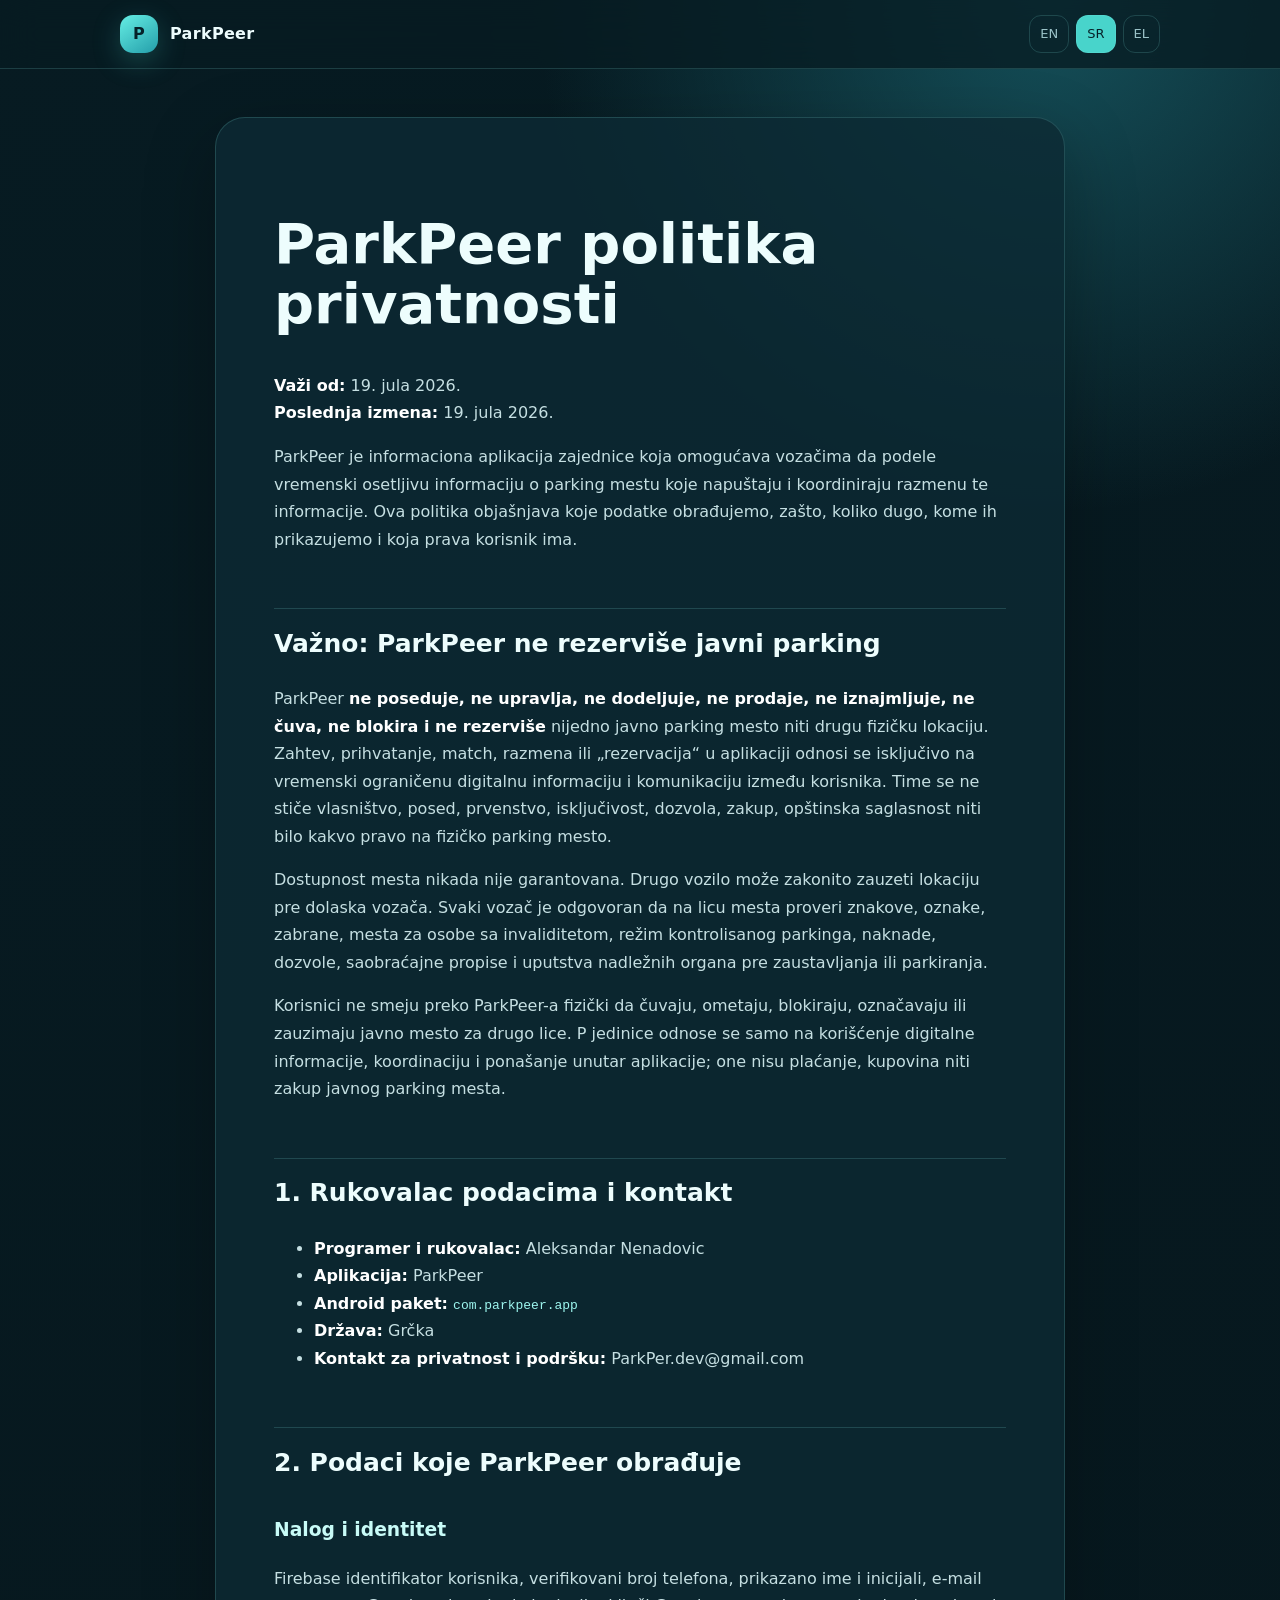
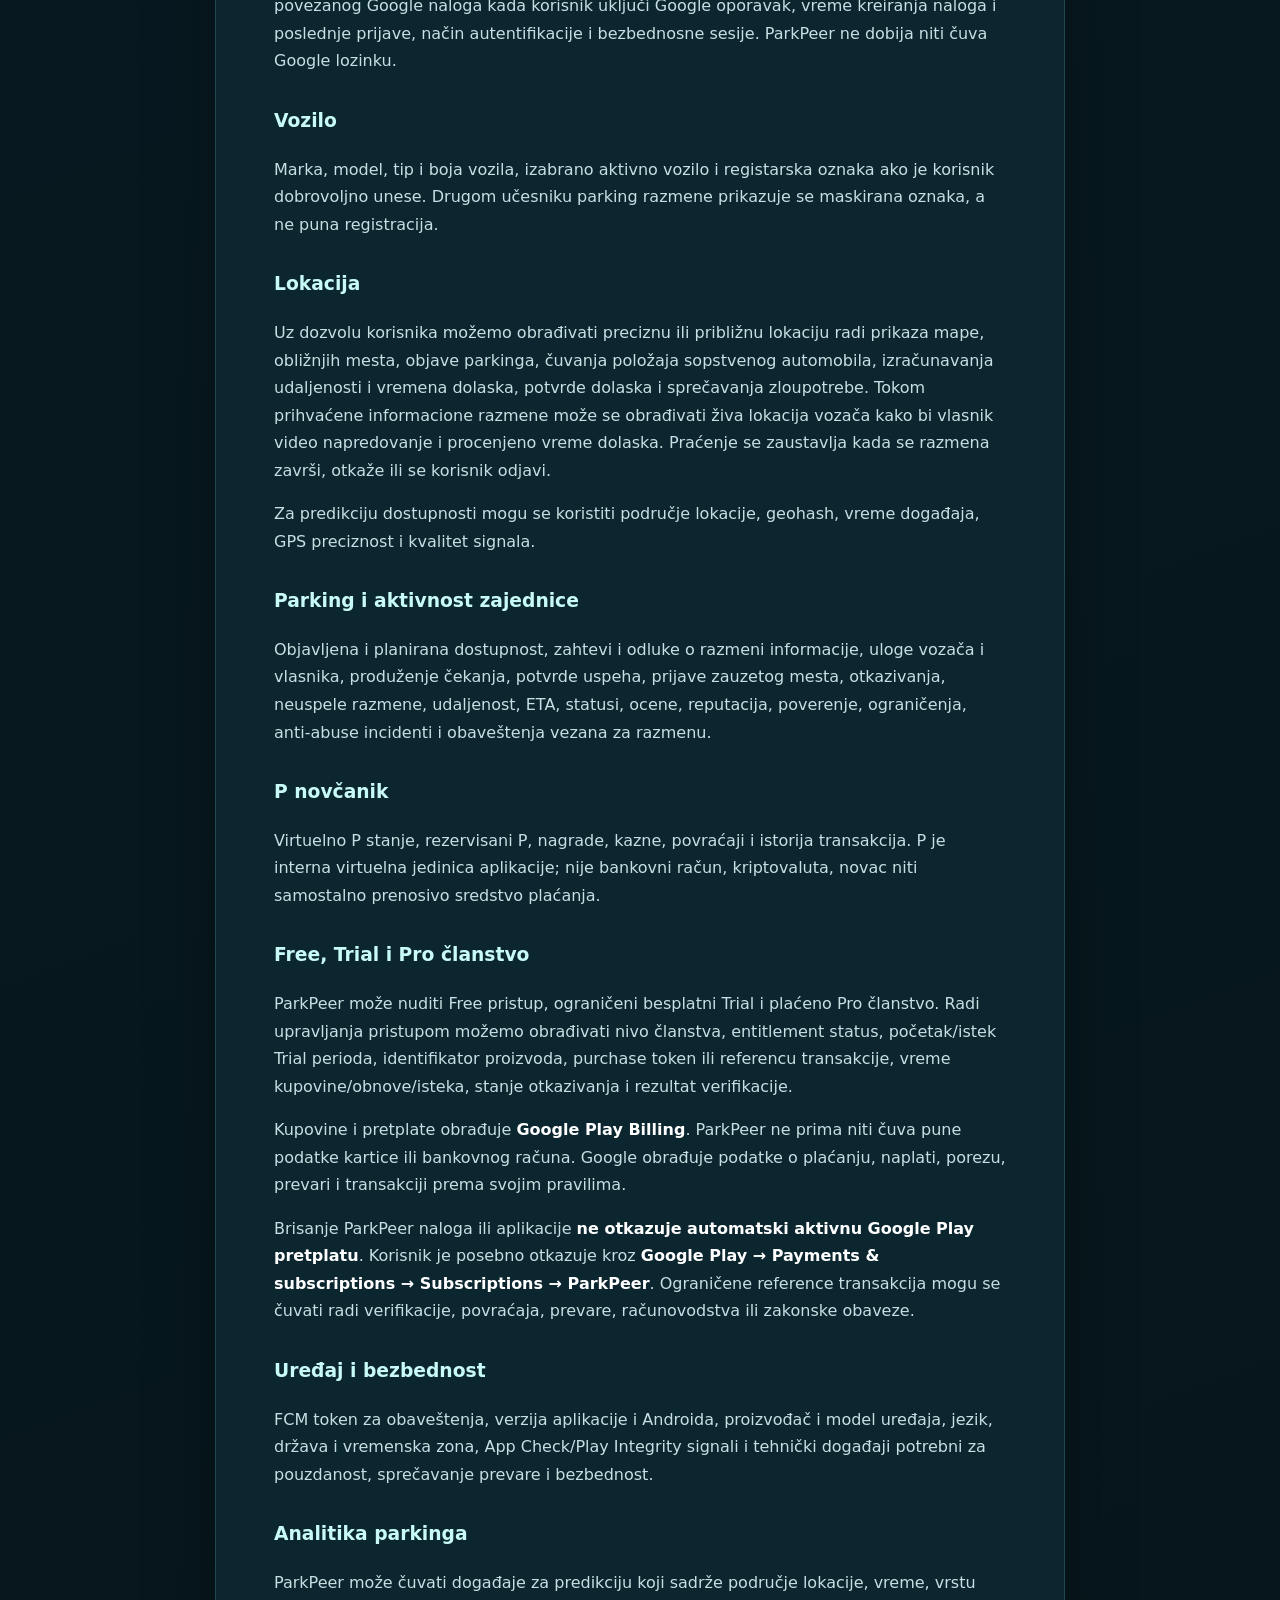
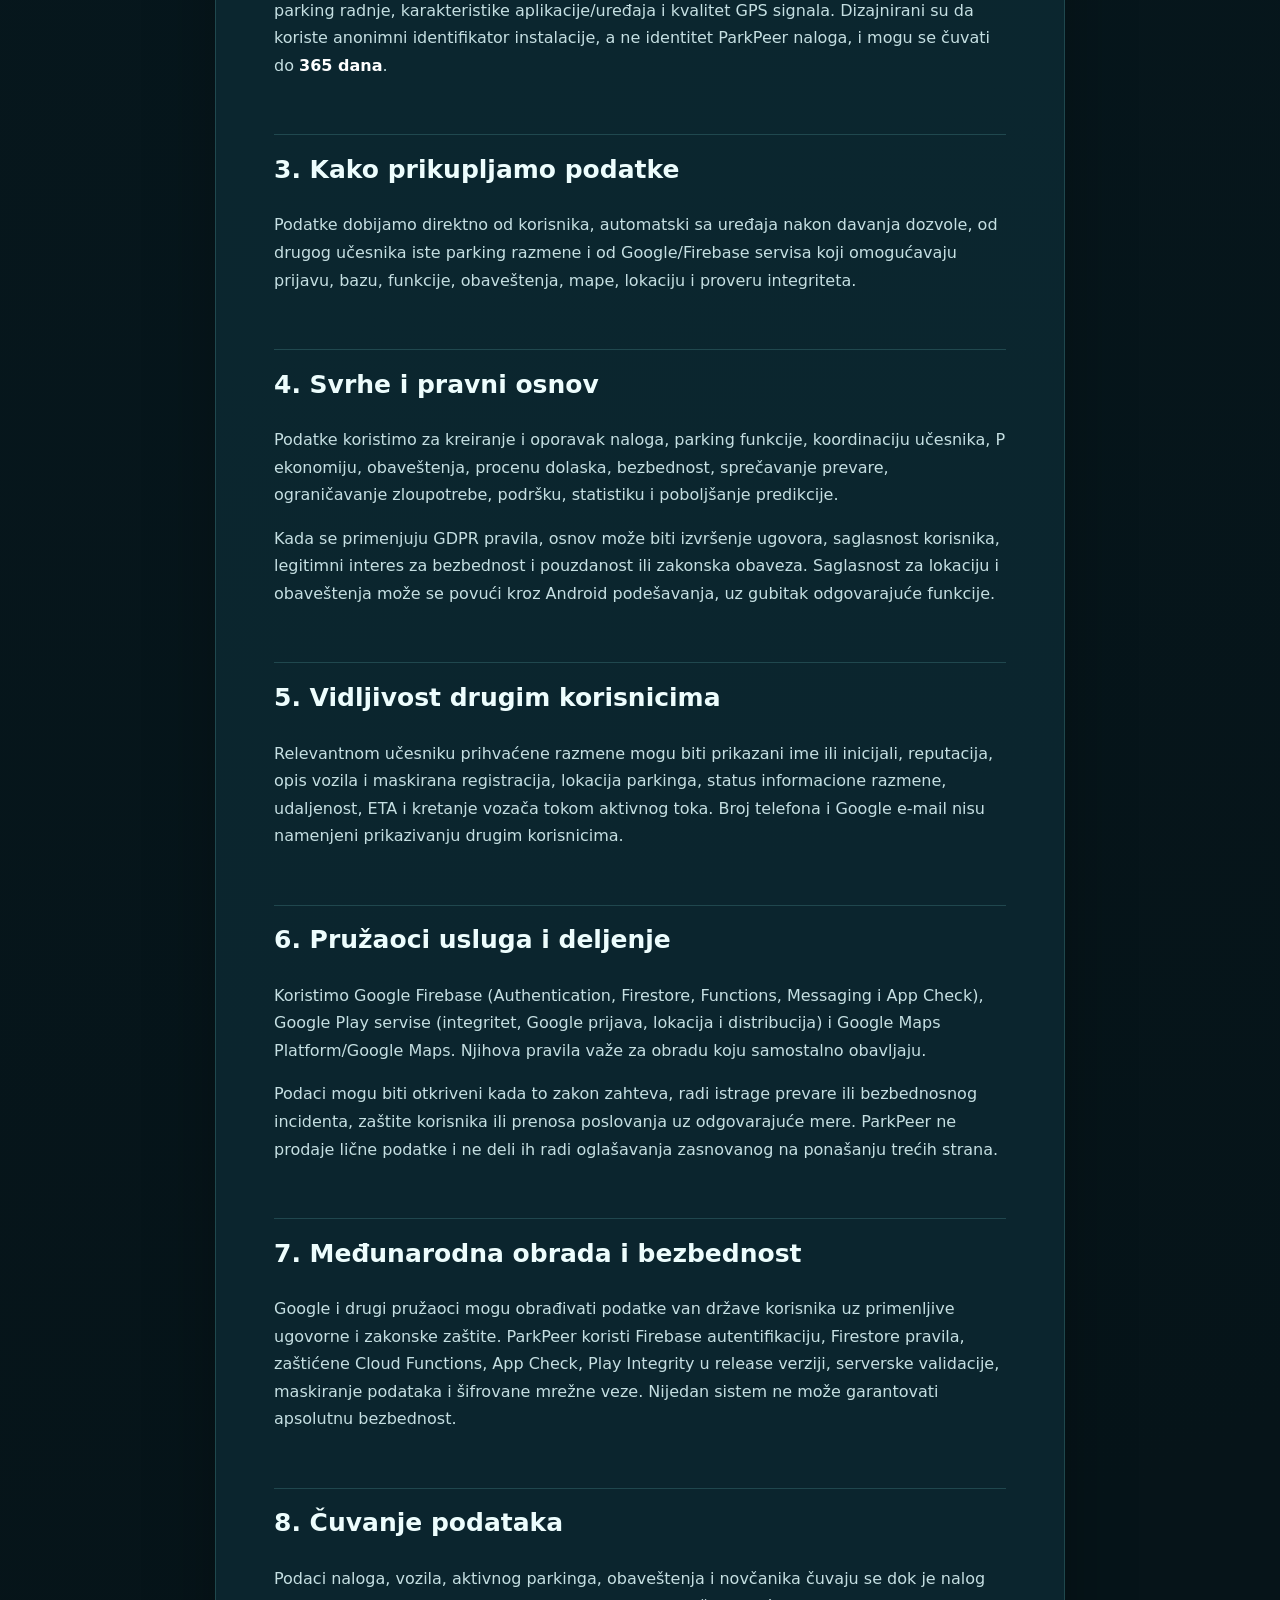
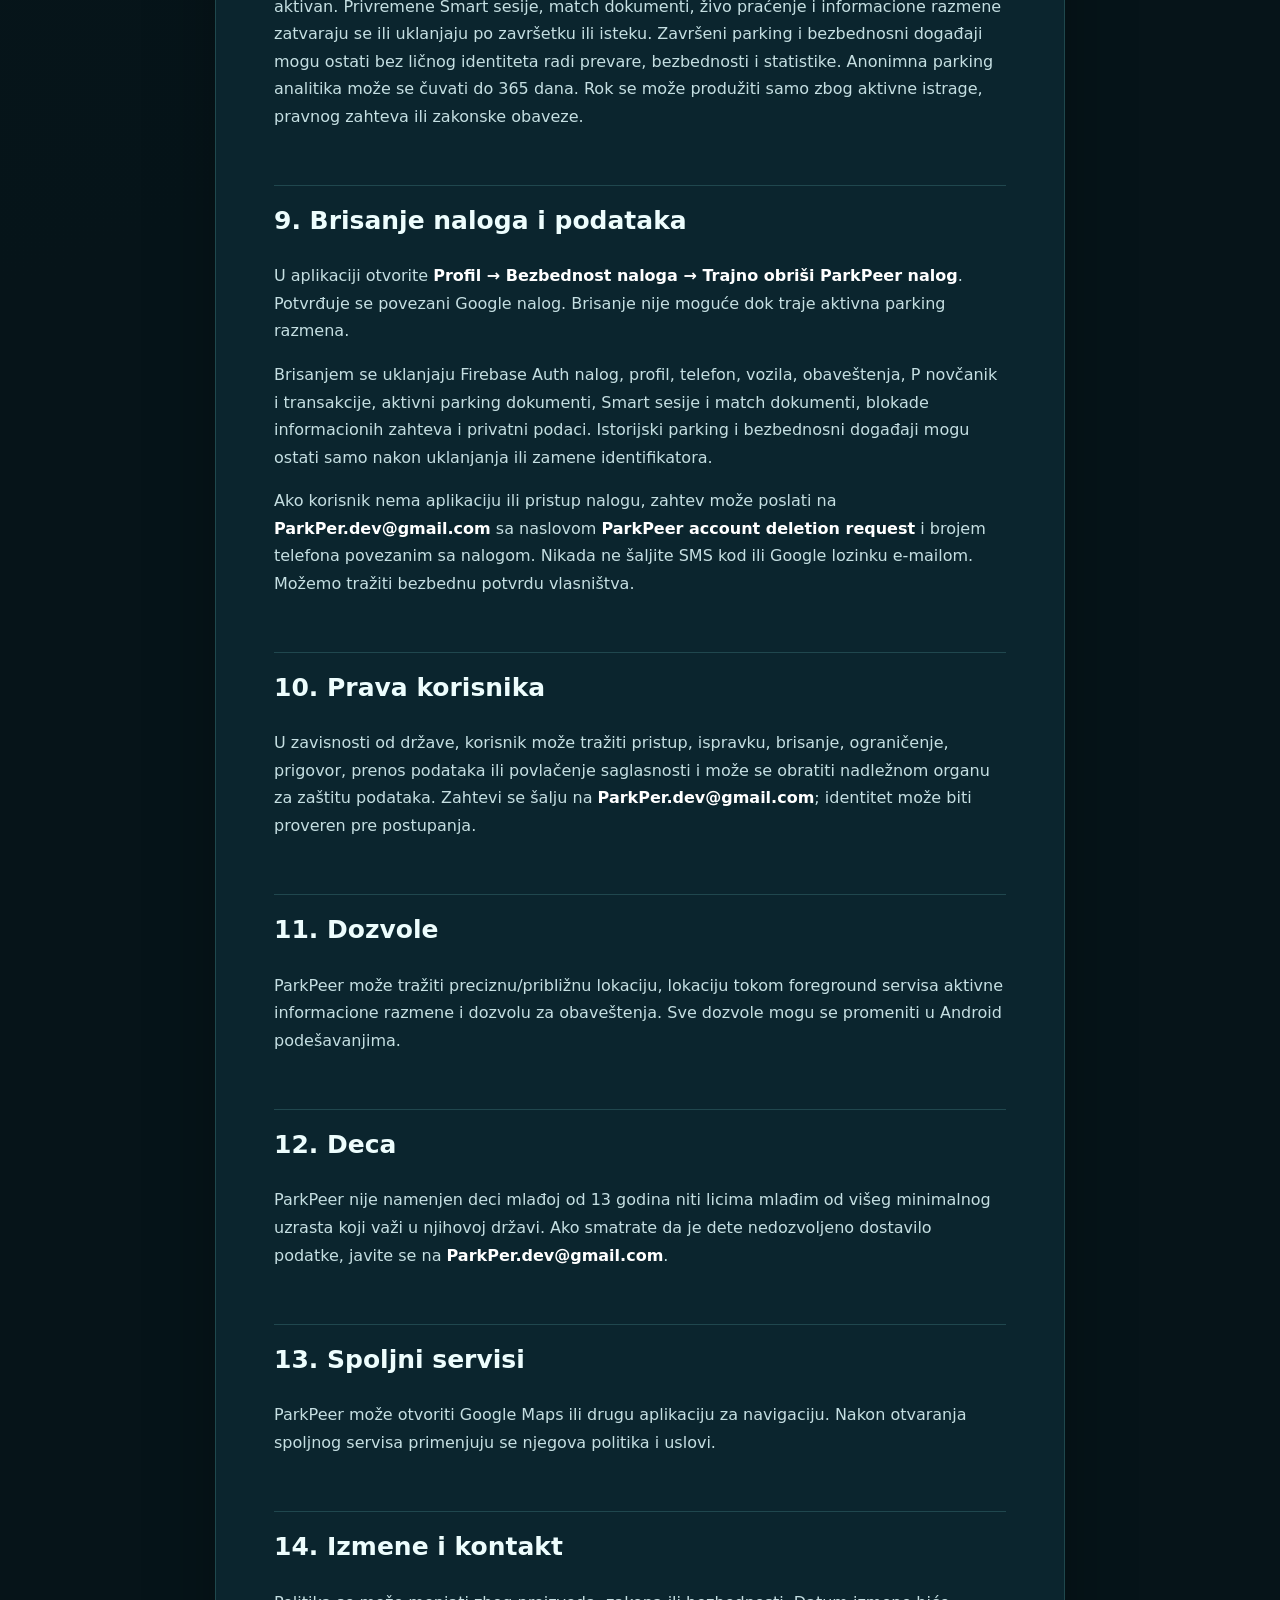
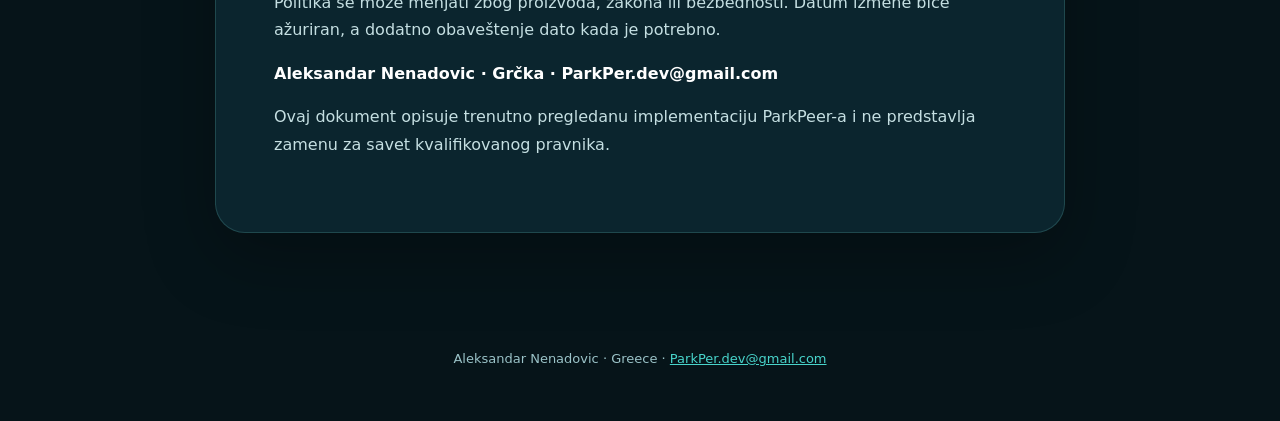
<file: privacy-sr.html>
<!doctype html><html lang="sr"><head><meta charset="utf-8"><meta name="viewport" content="width=device-width,initial-scale=1"><meta name="theme-color" content="#071b22"><title>Politika privatnosti · ParkPeer</title><meta name="description" content="ParkPeer privatnost i obaveštenje o informacionoj usluzi za javni parking."><link rel="stylesheet" href="styles.css"></head><body><header class="topbar"><nav class="shell nav"><a class="brand" href="./"><span class="mark">P</span>ParkPeer</a><div class="langs"><a href="privacy-en.html" >EN</a><a href="privacy-sr.html" class="active">SR</a><a href="privacy-el.html" >EL</a></div></nav></header><main class="document"><h1
id="parkpeer-politika-privatnosti">ParkPeer politika privatnosti</h1>
<p><strong>Važi od:</strong> 19. jula 2026.<br />
<strong>Poslednja izmena:</strong> 19. jula 2026.</p>
<p>ParkPeer je informaciona aplikacija zajednice koja omogućava vozačima
da podele vremenski osetljivu informaciju o parking mestu koje napuštaju
i koordiniraju razmenu te informacije. Ova politika objašnjava koje
podatke obrađujemo, zašto, koliko dugo, kome ih prikazujemo i koja prava
korisnik ima.</p>
<h2 id="važno-parkpeer-ne-rezerviše-javni-parking">Važno: ParkPeer ne
rezerviše javni parking</h2>
<p>ParkPeer <strong>ne poseduje, ne upravlja, ne dodeljuje, ne prodaje,
ne iznajmljuje, ne čuva, ne blokira i ne rezerviše</strong> nijedno
javno parking mesto niti drugu fizičku lokaciju. Zahtev, prihvatanje,
match, razmena ili „rezervacija“ u aplikaciji odnosi se isključivo na
vremenski ograničenu digitalnu informaciju i komunikaciju između
korisnika. Time se ne stiče vlasništvo, posed, prvenstvo, isključivost,
dozvola, zakup, opštinska saglasnost niti bilo kakvo pravo na fizičko
parking mesto.</p>
<p>Dostupnost mesta nikada nije garantovana. Drugo vozilo može zakonito
zauzeti lokaciju pre dolaska vozača. Svaki vozač je odgovoran da na licu
mesta proveri znakove, oznake, zabrane, mesta za osobe sa invaliditetom,
režim kontrolisanog parkinga, naknade, dozvole, saobraćajne propise i
uputstva nadležnih organa pre zaustavljanja ili parkiranja.</p>
<p>Korisnici ne smeju preko ParkPeer-a fizički da čuvaju, ometaju,
blokiraju, označavaju ili zauzimaju javno mesto za drugo lice. P
jedinice odnose se samo na korišćenje digitalne informacije,
koordinaciju i ponašanje unutar aplikacije; one nisu plaćanje, kupovina
niti zakup javnog parking mesta.</p>
<h2 id="rukovalac-podacima-i-kontakt">1. Rukovalac podacima i
kontakt</h2>
<ul>
<li><strong>Programer i rukovalac:</strong> Aleksandar Nenadovic</li>
<li><strong>Aplikacija:</strong> ParkPeer</li>
<li><strong>Android paket:</strong> <code>com.parkpeer.app</code></li>
<li><strong>Država:</strong> Grčka</li>
<li><strong>Kontakt za privatnost i podršku:</strong>
ParkPer.dev@gmail.com</li>
</ul>
<h2 id="podaci-koje-parkpeer-obrađuje">2. Podaci koje ParkPeer
obrađuje</h2>
<h3 id="nalog-i-identitet">Nalog i identitet</h3>
<p>Firebase identifikator korisnika, verifikovani broj telefona,
prikazano ime i inicijali, e-mail povezanog Google naloga kada korisnik
uključi Google oporavak, vreme kreiranja naloga i poslednje prijave,
način autentifikacije i bezbednosne sesije. ParkPeer ne dobija niti čuva
Google lozinku.</p>
<h3 id="vozilo">Vozilo</h3>
<p>Marka, model, tip i boja vozila, izabrano aktivno vozilo i
registarska oznaka ako je korisnik dobrovoljno unese. Drugom učesniku
parking razmene prikazuje se maskirana oznaka, a ne puna
registracija.</p>
<h3 id="lokacija">Lokacija</h3>
<p>Uz dozvolu korisnika možemo obrađivati preciznu ili približnu
lokaciju radi prikaza mape, obližnjih mesta, objave parkinga, čuvanja
položaja sopstvenog automobila, izračunavanja udaljenosti i vremena
dolaska, potvrde dolaska i sprečavanja zloupotrebe. Tokom prihvaćene
informacione razmene može se obrađivati živa lokacija vozača kako bi
vlasnik video napredovanje i procenjeno vreme dolaska. Praćenje se
zaustavlja kada se razmena završi, otkaže ili se korisnik odjavi.</p>
<p>Za predikciju dostupnosti mogu se koristiti područje lokacije,
geohash, vreme događaja, GPS preciznost i kvalitet signala.</p>
<h3 id="parking-i-aktivnost-zajednice">Parking i aktivnost
zajednice</h3>
<p>Objavljena i planirana dostupnost, zahtevi i odluke o razmeni
informacije, uloge vozača i vlasnika, produženje čekanja, potvrde
uspeha, prijave zauzetog mesta, otkazivanja, neuspele razmene,
udaljenost, ETA, statusi, ocene, reputacija, poverenje, ograničenja,
anti-abuse incidenti i obaveštenja vezana za razmenu.</p>
<h3 id="p-novčanik">P novčanik</h3>
<p>Virtuelno P stanje, rezervisani P, nagrade, kazne, povraćaji i
istorija transakcija. P je interna virtuelna jedinica aplikacije; nije
bankovni račun, kriptovaluta, novac niti samostalno prenosivo sredstvo
plaćanja.</p>
<h3 id="free-trial-i-pro-članstvo">Free, Trial i Pro članstvo</h3>
<p>ParkPeer može nuditi Free pristup, ograničeni besplatni Trial i
plaćeno Pro članstvo. Radi upravljanja pristupom možemo obrađivati nivo
članstva, entitlement status, početak/istek Trial perioda, identifikator
proizvoda, purchase token ili referencu transakcije, vreme
kupovine/obnove/isteka, stanje otkazivanja i rezultat verifikacije.</p>
<p>Kupovine i pretplate obrađuje <strong>Google Play Billing</strong>.
ParkPeer ne prima niti čuva pune podatke kartice ili bankovnog računa.
Google obrađuje podatke o plaćanju, naplati, porezu, prevari i
transakciji prema svojim pravilima.</p>
<p>Brisanje ParkPeer naloga ili aplikacije <strong>ne otkazuje
automatski aktivnu Google Play pretplatu</strong>. Korisnik je posebno
otkazuje kroz <strong>Google Play → Payments &amp; subscriptions →
Subscriptions → ParkPeer</strong>. Ograničene reference transakcija mogu
se čuvati radi verifikacije, povraćaja, prevare, računovodstva ili
zakonske obaveze.</p>
<h3 id="uređaj-i-bezbednost">Uređaj i bezbednost</h3>
<p>FCM token za obaveštenja, verzija aplikacije i Androida, proizvođač i
model uređaja, jezik, država i vremenska zona, App Check/Play Integrity
signali i tehnički događaji potrebni za pouzdanost, sprečavanje prevare
i bezbednost.</p>
<h3 id="analitika-parkinga">Analitika parkinga</h3>
<p>ParkPeer može čuvati događaje za predikciju koji sadrže područje
lokacije, vreme, vrstu parking radnje, karakteristike aplikacije/uređaja
i kvalitet GPS signala. Dizajnirani su da koriste anonimni identifikator
instalacije, a ne identitet ParkPeer naloga, i mogu se čuvati do
<strong>365 dana</strong>.</p>
<h2 id="kako-prikupljamo-podatke">3. Kako prikupljamo podatke</h2>
<p>Podatke dobijamo direktno od korisnika, automatski sa uređaja nakon
davanja dozvole, od drugog učesnika iste parking razmene i od
Google/Firebase servisa koji omogućavaju prijavu, bazu, funkcije,
obaveštenja, mape, lokaciju i proveru integriteta.</p>
<h2 id="svrhe-i-pravni-osnov">4. Svrhe i pravni osnov</h2>
<p>Podatke koristimo za kreiranje i oporavak naloga, parking funkcije,
koordinaciju učesnika, P ekonomiju, obaveštenja, procenu dolaska,
bezbednost, sprečavanje prevare, ograničavanje zloupotrebe, podršku,
statistiku i poboljšanje predikcije.</p>
<p>Kada se primenjuju GDPR pravila, osnov može biti izvršenje ugovora,
saglasnost korisnika, legitimni interes za bezbednost i pouzdanost ili
zakonska obaveza. Saglasnost za lokaciju i obaveštenja može se povući
kroz Android podešavanja, uz gubitak odgovarajuće funkcije.</p>
<h2 id="vidljivost-drugim-korisnicima">5. Vidljivost drugim
korisnicima</h2>
<p>Relevantnom učesniku prihvaćene razmene mogu biti prikazani ime ili
inicijali, reputacija, opis vozila i maskirana registracija, lokacija
parkinga, status informacione razmene, udaljenost, ETA i kretanje vozača
tokom aktivnog toka. Broj telefona i Google e-mail nisu namenjeni
prikazivanju drugim korisnicima.</p>
<h2 id="pružaoci-usluga-i-deljenje">6. Pružaoci usluga i deljenje</h2>
<p>Koristimo Google Firebase (Authentication, Firestore, Functions,
Messaging i App Check), Google Play servise (integritet, Google prijava,
lokacija i distribucija) i Google Maps Platform/Google Maps. Njihova
pravila važe za obradu koju samostalno obavljaju.</p>
<p>Podaci mogu biti otkriveni kada to zakon zahteva, radi istrage
prevare ili bezbednosnog incidenta, zaštite korisnika ili prenosa
poslovanja uz odgovarajuće mere. ParkPeer ne prodaje lične podatke i ne
deli ih radi oglašavanja zasnovanog na ponašanju trećih strana.</p>
<h2 id="međunarodna-obrada-i-bezbednost">7. Međunarodna obrada i
bezbednost</h2>
<p>Google i drugi pružaoci mogu obrađivati podatke van države korisnika
uz primenljive ugovorne i zakonske zaštite. ParkPeer koristi Firebase
autentifikaciju, Firestore pravila, zaštićene Cloud Functions, App
Check, Play Integrity u release verziji, serverske validacije,
maskiranje podataka i šifrovane mrežne veze. Nijedan sistem ne može
garantovati apsolutnu bezbednost.</p>
<h2 id="čuvanje-podataka">8. Čuvanje podataka</h2>
<p>Podaci naloga, vozila, aktivnog parkinga, obaveštenja i novčanika
čuvaju se dok je nalog aktivan. Privremene Smart sesije, match
dokumenti, živo praćenje i informacione razmene zatvaraju se ili
uklanjaju po završetku ili isteku. Završeni parking i bezbednosni
događaji mogu ostati bez ličnog identiteta radi prevare, bezbednosti i
statistike. Anonimna parking analitika može se čuvati do 365 dana. Rok
se može produžiti samo zbog aktivne istrage, pravnog zahteva ili
zakonske obaveze.</p>
<h2 id="brisanje-naloga-i-podataka">9. Brisanje naloga i podataka</h2>
<p>U aplikaciji otvorite <strong>Profil → Bezbednost naloga → Trajno
obriši ParkPeer nalog</strong>. Potvrđuje se povezani Google nalog.
Brisanje nije moguće dok traje aktivna parking razmena.</p>
<p>Brisanjem se uklanjaju Firebase Auth nalog, profil, telefon, vozila,
obaveštenja, P novčanik i transakcije, aktivni parking dokumenti, Smart
sesije i match dokumenti, blokade informacionih zahteva i privatni
podaci. Istorijski parking i bezbednosni događaji mogu ostati samo nakon
uklanjanja ili zamene identifikatora.</p>
<p>Ako korisnik nema aplikaciju ili pristup nalogu, zahtev može poslati
na <strong>ParkPer.dev@gmail.com</strong> sa naslovom <strong>ParkPeer
account deletion request</strong> i brojem telefona povezanim sa
nalogom. Nikada ne šaljite SMS kod ili Google lozinku e-mailom. Možemo
tražiti bezbednu potvrdu vlasništva.</p>
<h2 id="prava-korisnika">10. Prava korisnika</h2>
<p>U zavisnosti od države, korisnik može tražiti pristup, ispravku,
brisanje, ograničenje, prigovor, prenos podataka ili povlačenje
saglasnosti i može se obratiti nadležnom organu za zaštitu podataka.
Zahtevi se šalju na <strong>ParkPer.dev@gmail.com</strong>; identitet
može biti proveren pre postupanja.</p>
<h2 id="dozvole">11. Dozvole</h2>
<p>ParkPeer može tražiti preciznu/približnu lokaciju, lokaciju tokom
foreground servisa aktivne informacione razmene i dozvolu za
obaveštenja. Sve dozvole mogu se promeniti u Android podešavanjima.</p>
<h2 id="deca">12. Deca</h2>
<p>ParkPeer nije namenjen deci mlađoj od 13 godina niti licima mlađim od
višeg minimalnog uzrasta koji važi u njihovoj državi. Ako smatrate da je
dete nedozvoljeno dostavilo podatke, javite se na
<strong>ParkPer.dev@gmail.com</strong>.</p>
<h2 id="spoljni-servisi">13. Spoljni servisi</h2>
<p>ParkPeer može otvoriti Google Maps ili drugu aplikaciju za
navigaciju. Nakon otvaranja spoljnog servisa primenjuju se njegova
politika i uslovi.</p>
<h2 id="izmene-i-kontakt">14. Izmene i kontakt</h2>
<p>Politika se može menjati zbog proizvoda, zakona ili bezbednosti.
Datum izmene biće ažuriran, a dodatno obaveštenje dato kada je
potrebno.</p>
<p><strong>Aleksandar Nenadovic · Grčka ·
ParkPer.dev@gmail.com</strong></p>
<p>Ovaj dokument opisuje trenutno pregledanu implementaciju ParkPeer-a i
ne predstavlja zamenu za savet kvalifikovanog
pravnika.</p></main><footer class="shell footer">Aleksandar Nenadovic · Greece · <a href="mailto:ParkPer.dev@gmail.com">ParkPer.dev@gmail.com</a></footer></body></html>
</file>
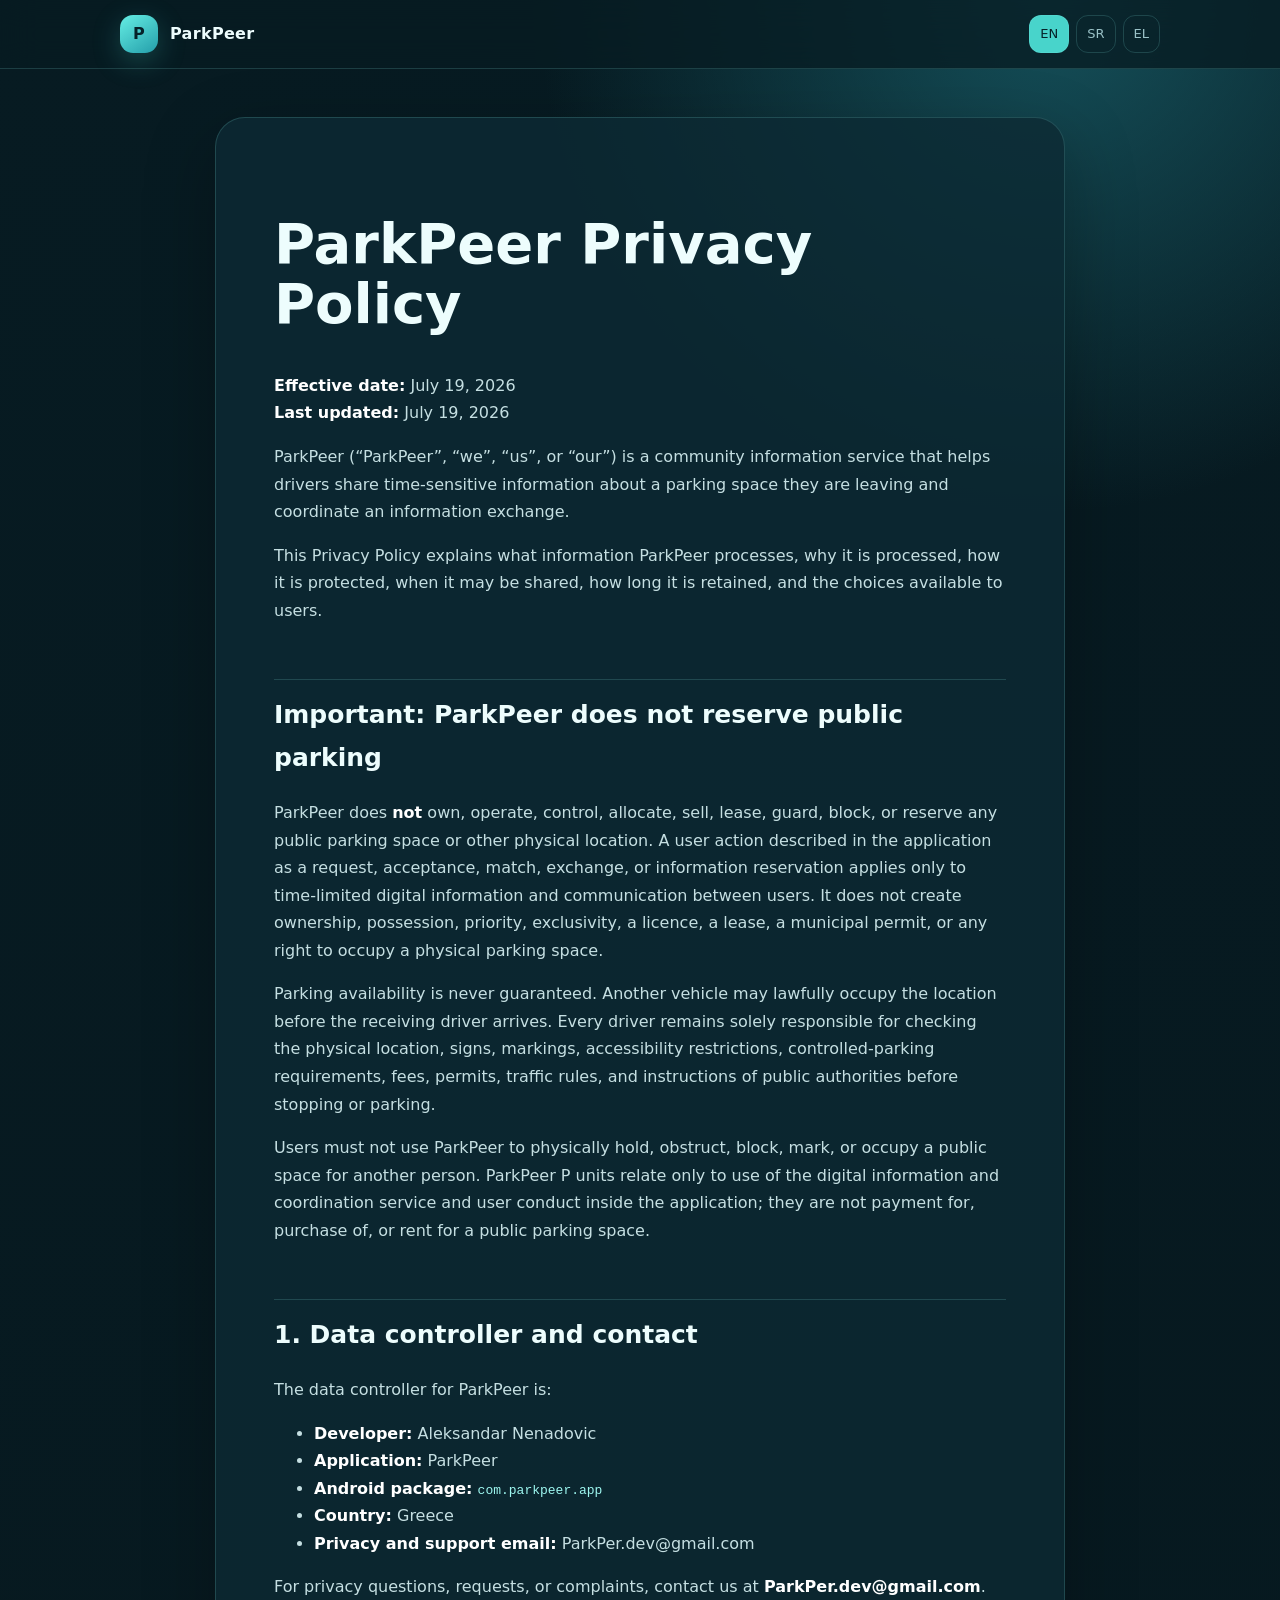
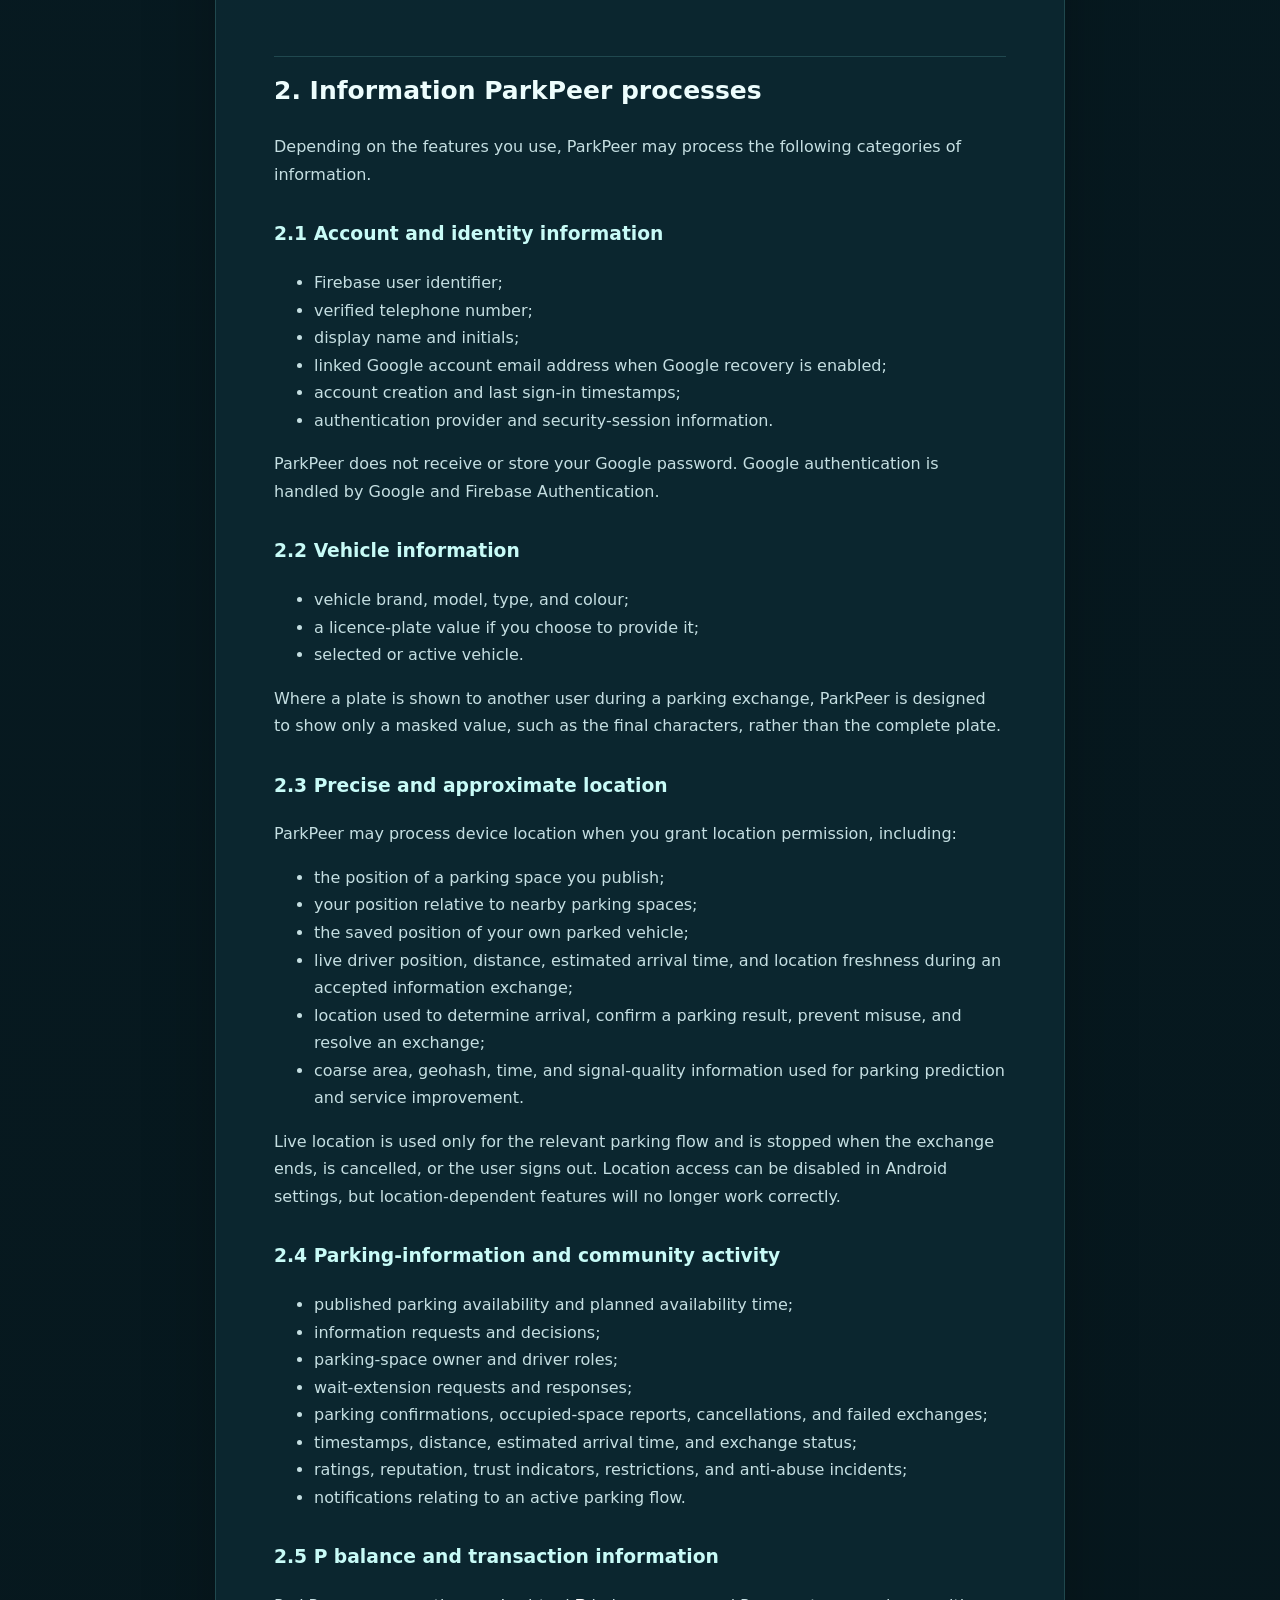
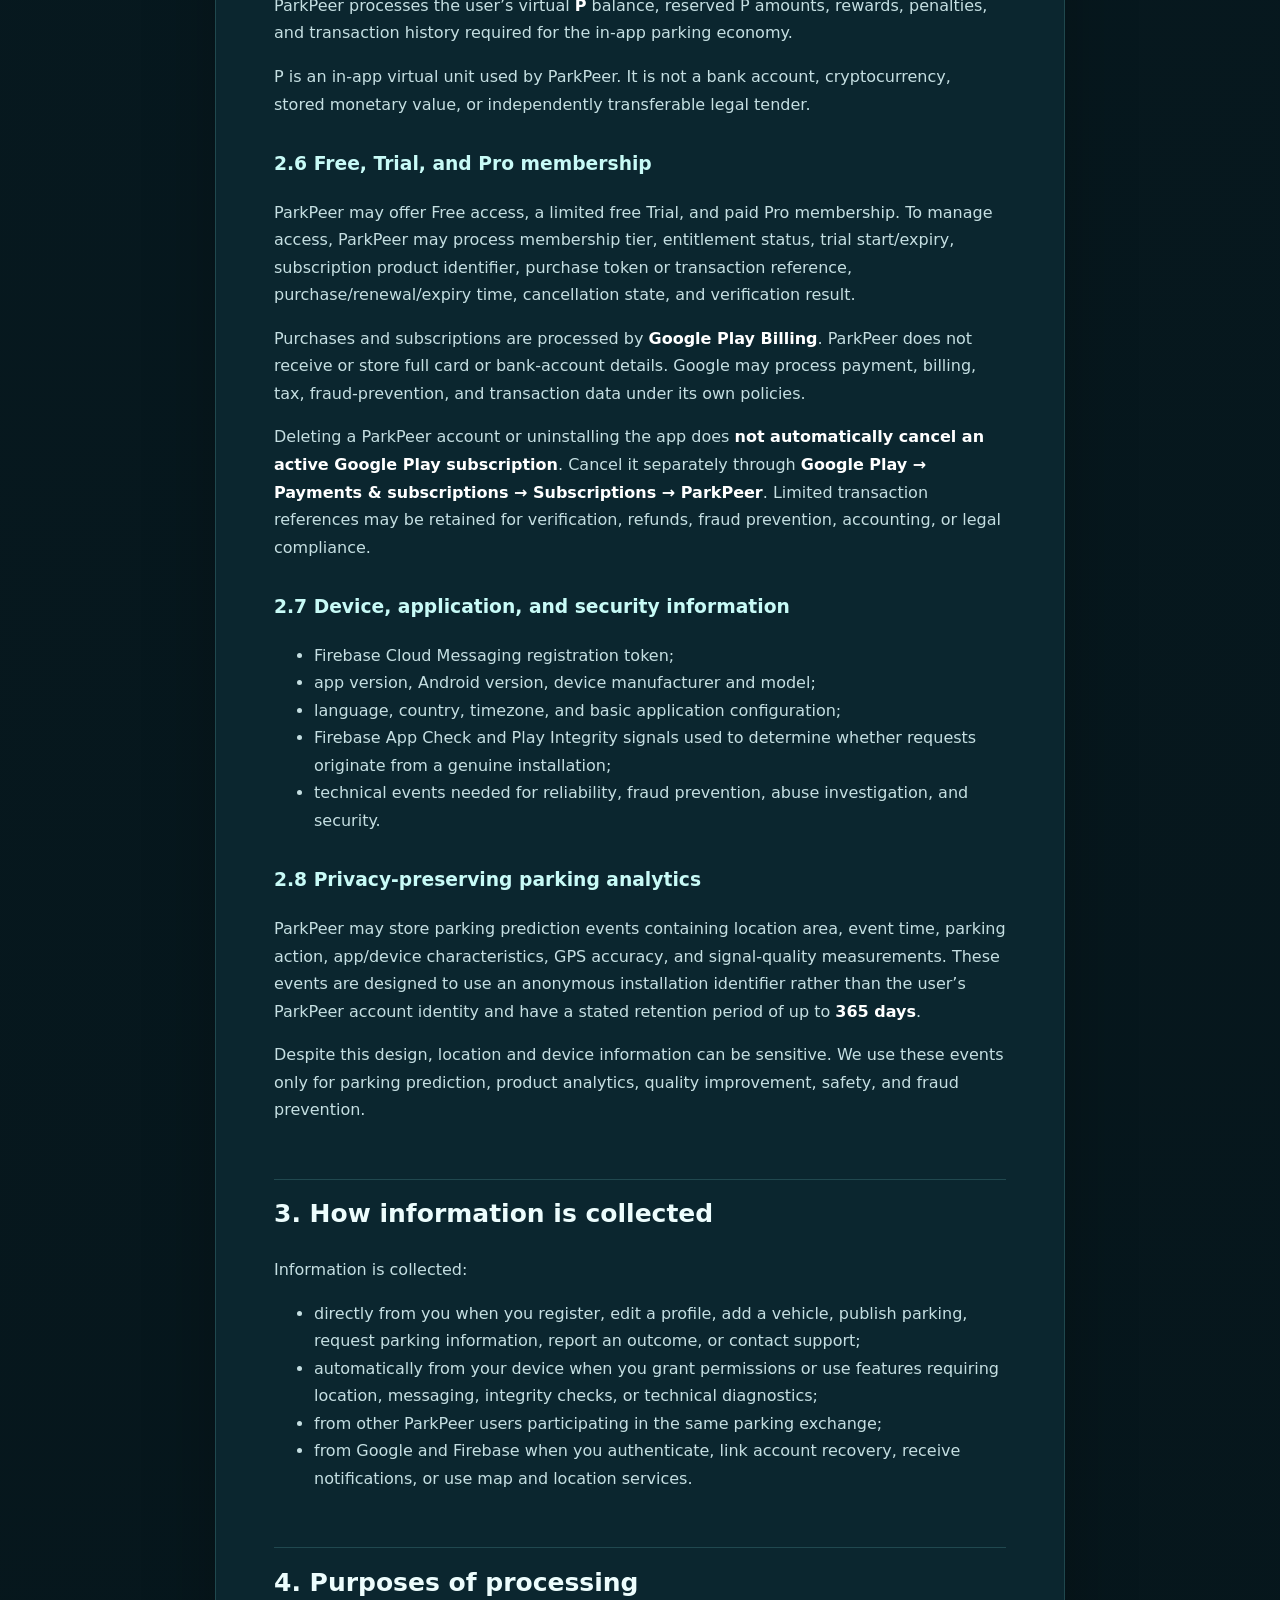
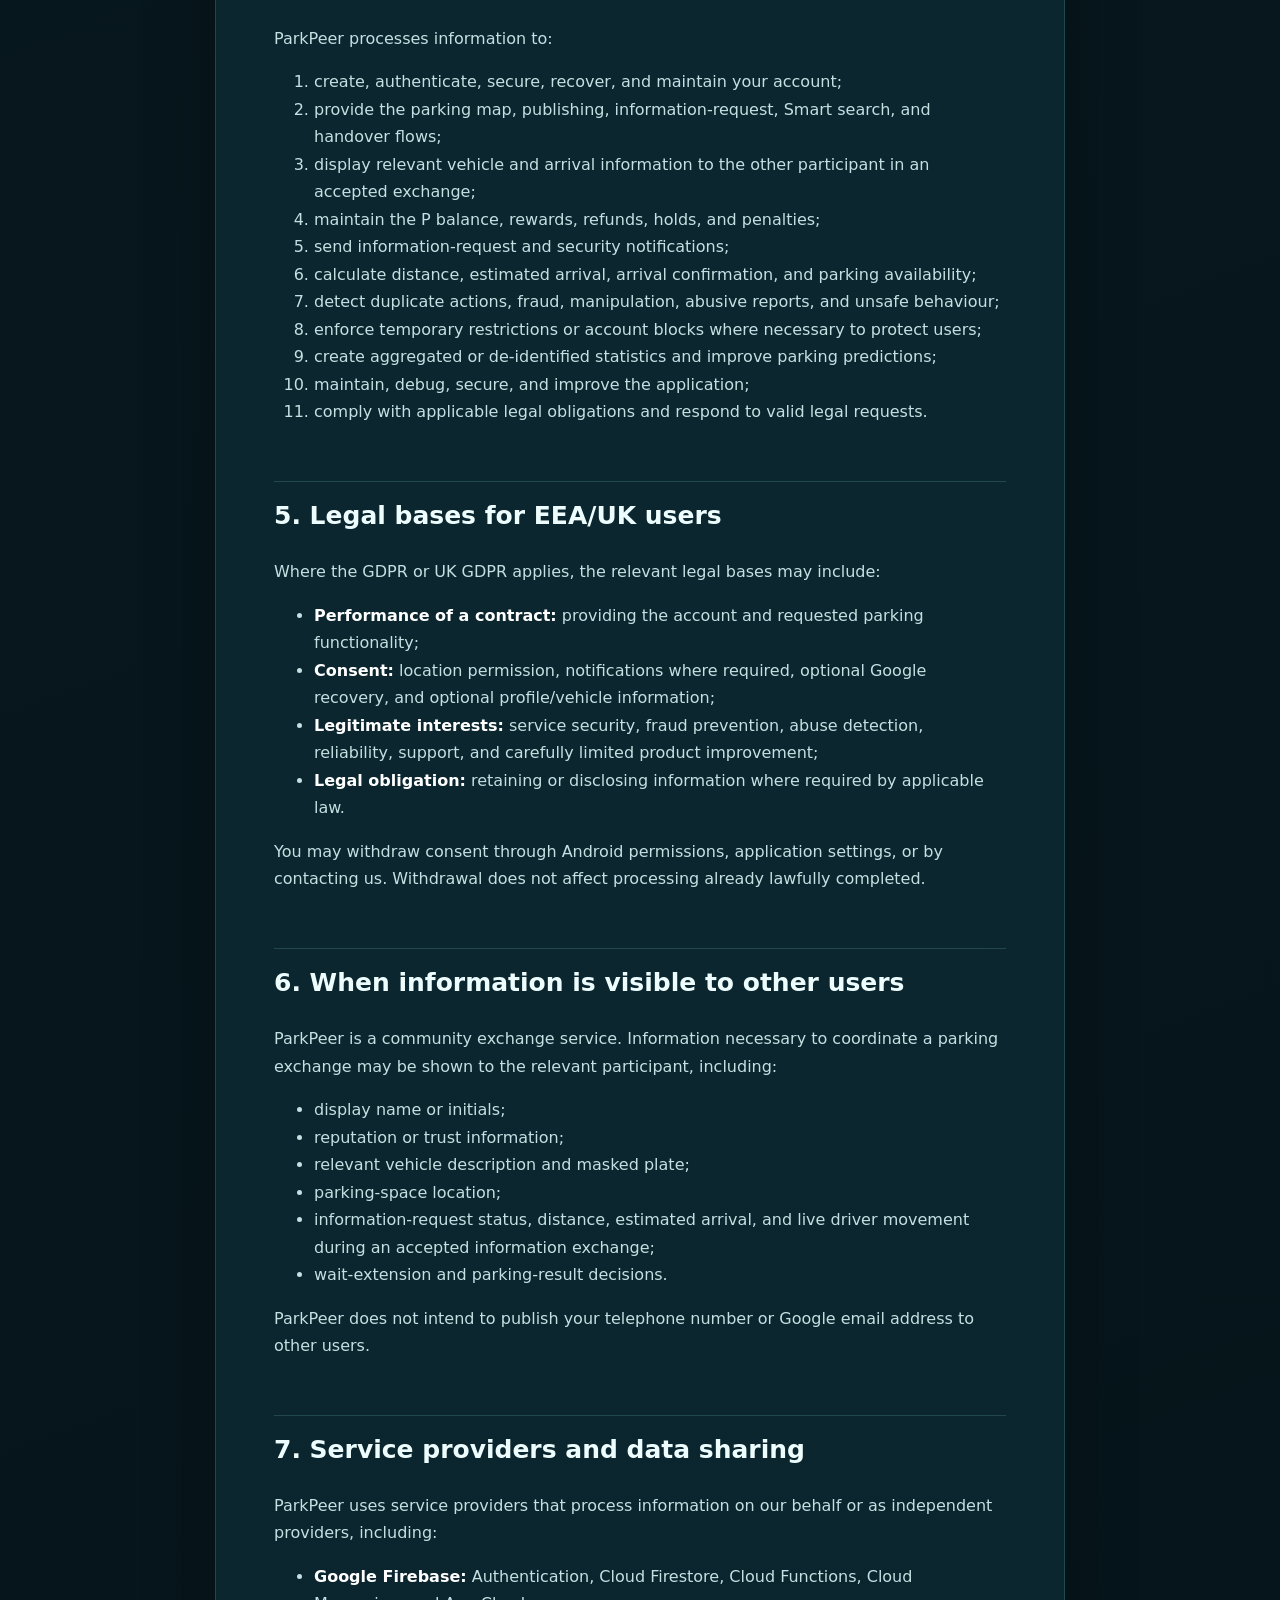
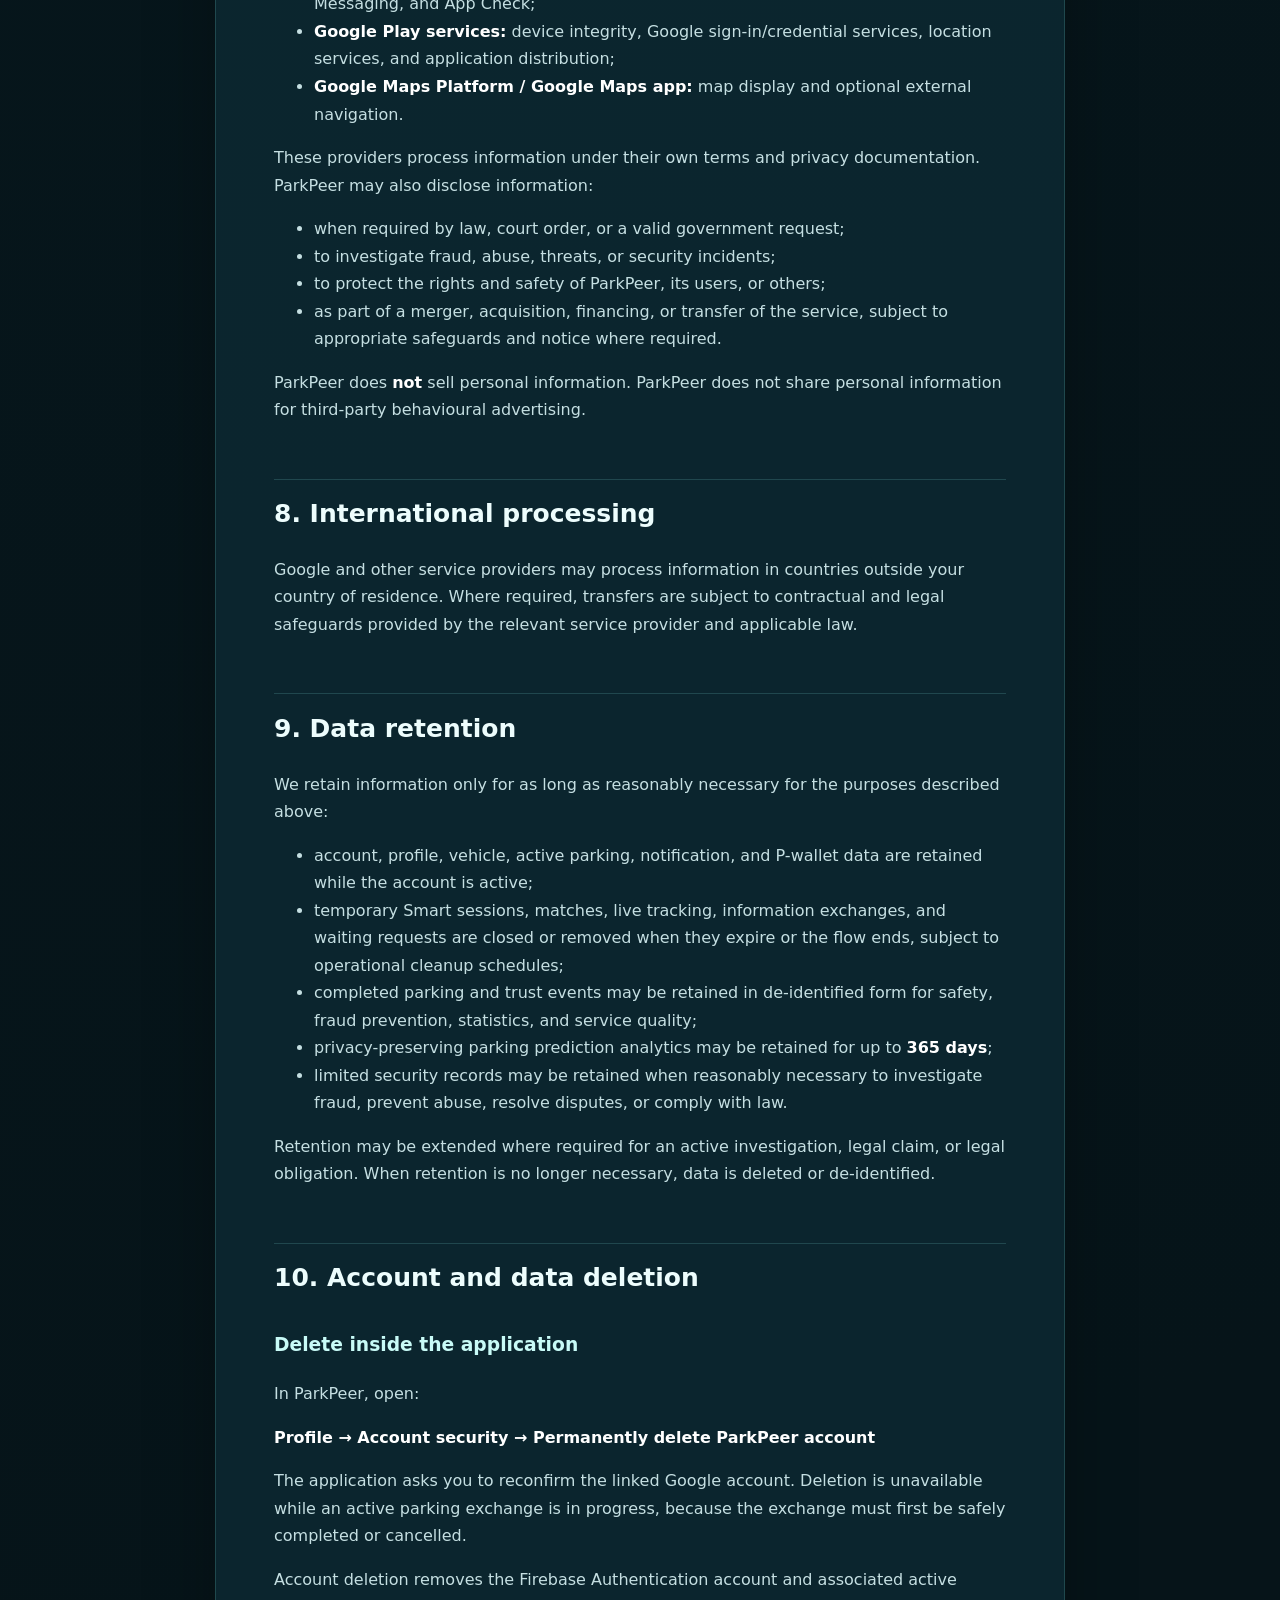
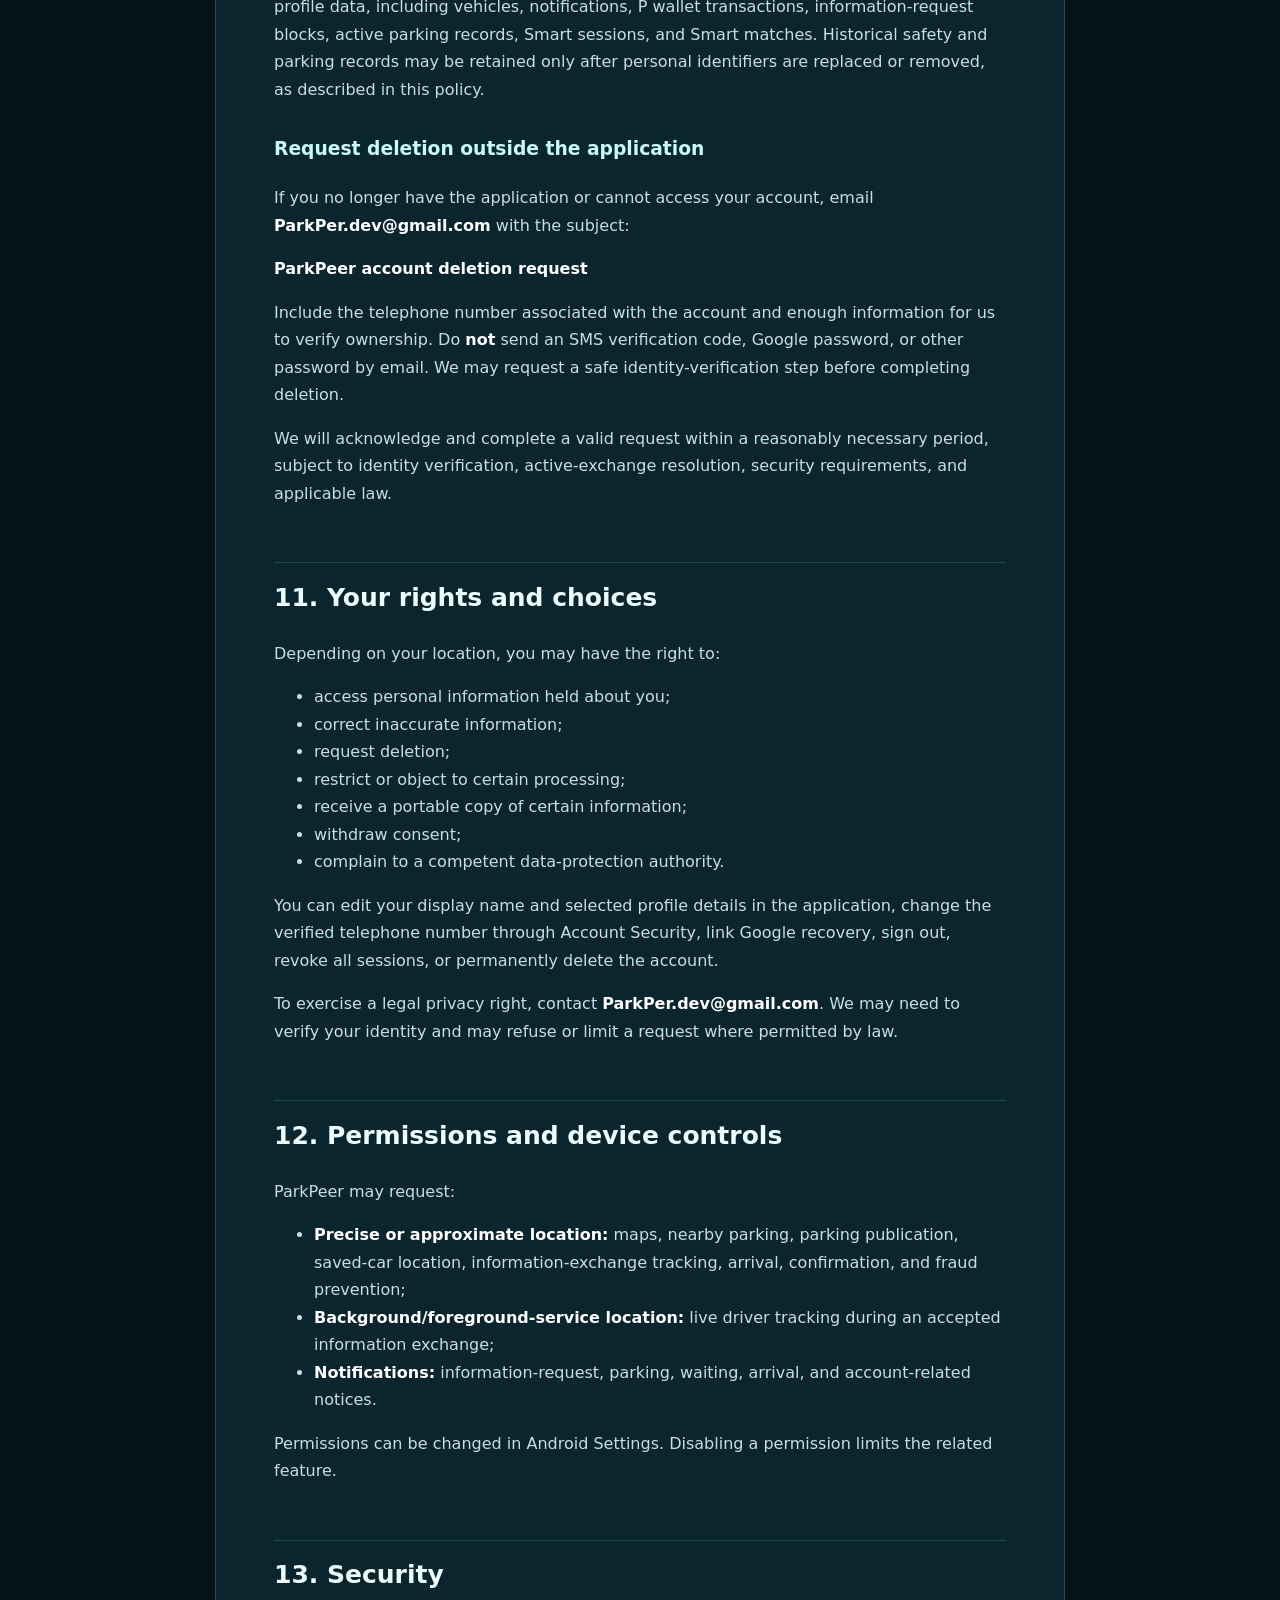
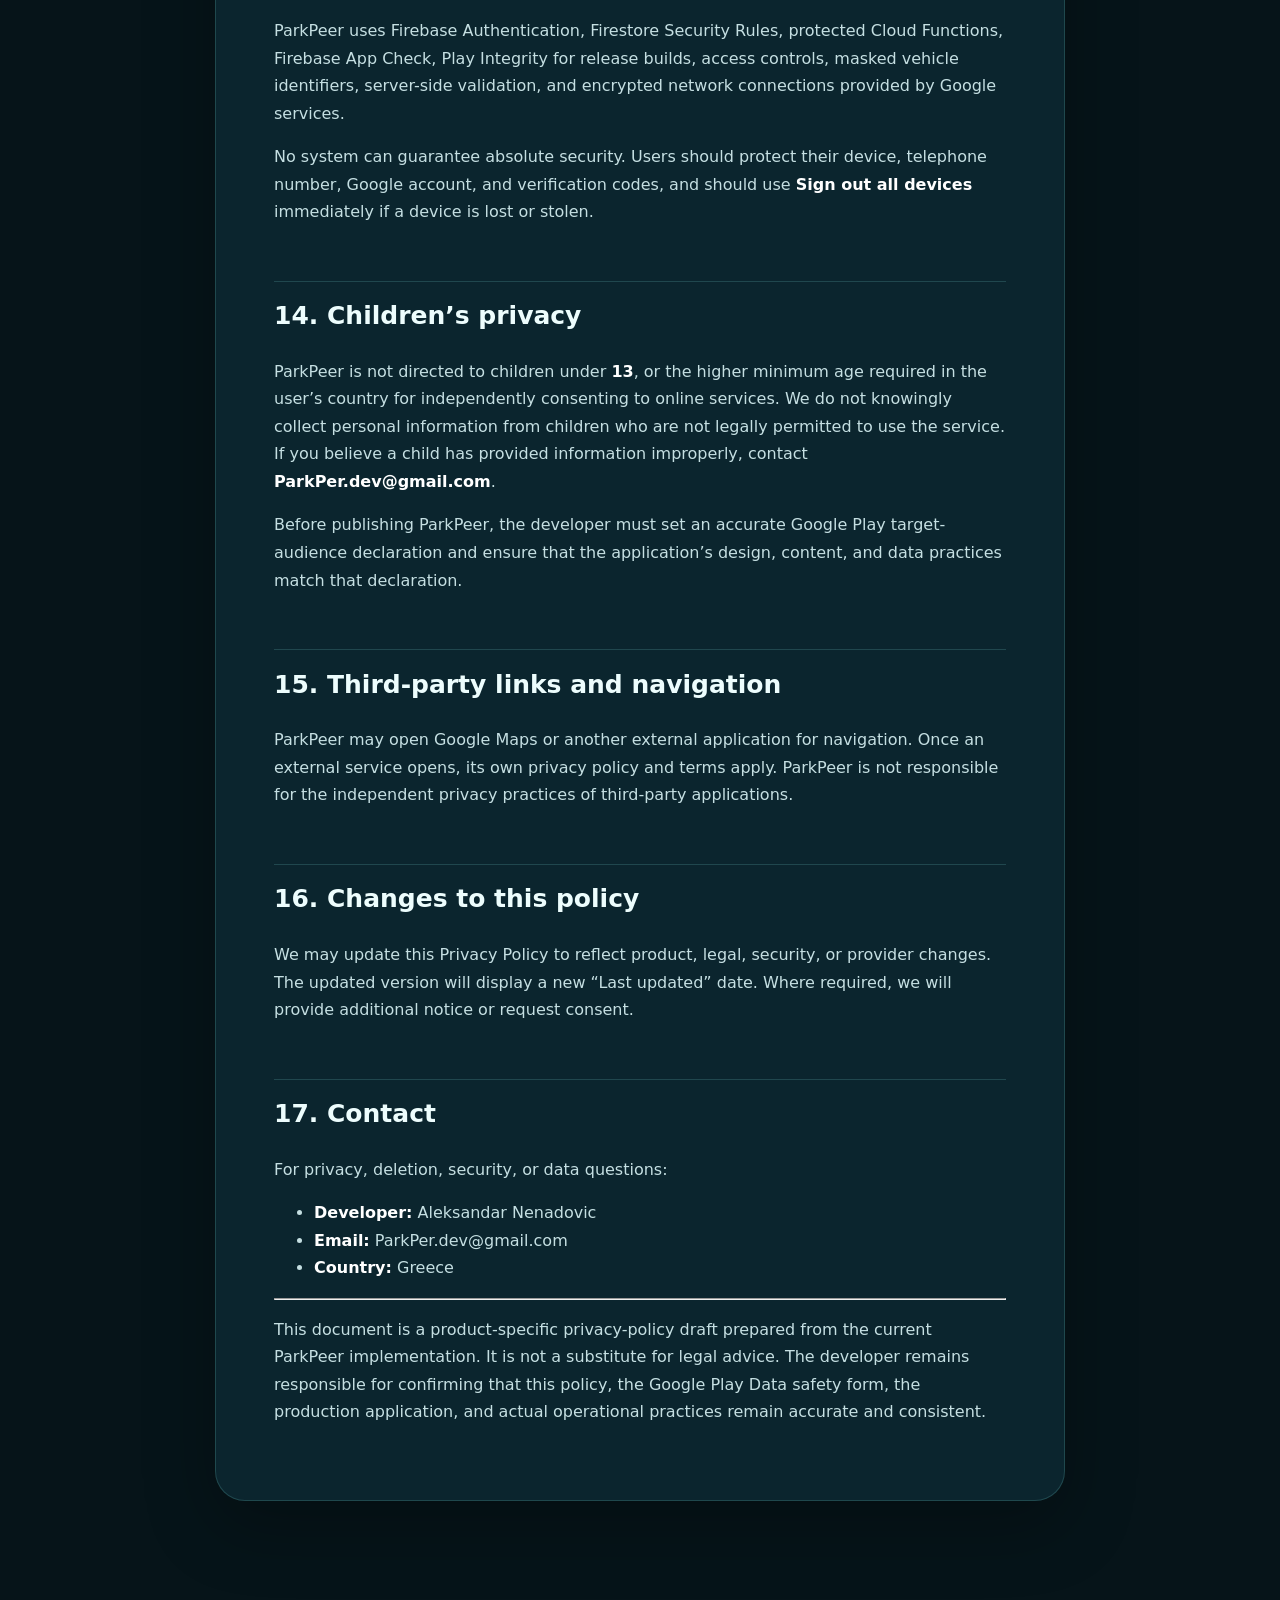
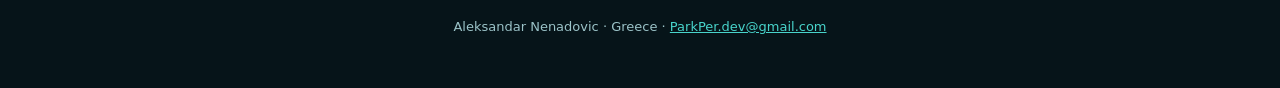
<file: privacy.html>
<!doctype html><html><head><meta charset="utf-8"><meta name="viewport" content="width=device-width"><script>const l=(navigator.language||'en').toLowerCase();location.replace(l.startsWith('el')?'privacy-el.html':l.startsWith('sr')?'privacy-sr.html':'privacy-en.html');</script><noscript><meta http-equiv="refresh" content="0;url=privacy-en.html"></noscript><title>ParkPeer Privacy Policy</title></head></html>
</file>
<file: styles.css>
:root{--bg:#071b22;--surface:#0d2a34;--surface2:#123844;--text:#edfdfd;--muted:#9bc3c8;--primary:#48d4cb;--line:rgba(126,226,220,.18);--danger:#ff8f97;--shadow:0 24px 70px rgba(0,0,0,.28)}*{box-sizing:border-box}html{scroll-behavior:smooth}body{margin:0;background:radial-gradient(circle at 82% 0,#15505a 0,transparent 32rem),linear-gradient(160deg,var(--bg),#061419 70%);color:var(--text);font-family:Inter,ui-sans-serif,system-ui,-apple-system,"Segoe UI",sans-serif;line-height:1.72;min-height:100vh}a{color:var(--primary)}.shell{width:min(1040px,calc(100% - 32px));margin:auto}.topbar{position:sticky;top:0;z-index:5;backdrop-filter:blur(18px);background:rgba(7,27,34,.78);border-bottom:1px solid var(--line)}.nav{min-height:68px;display:flex;align-items:center;justify-content:space-between;gap:18px}.brand{display:flex;align-items:center;gap:12px;color:var(--text);text-decoration:none;font-weight:900;letter-spacing:.02em}.mark{display:grid;place-items:center;width:38px;height:38px;border-radius:13px;background:linear-gradient(145deg,#65eee4,#249eaa);color:#062229;box-shadow:0 8px 28px rgba(72,212,203,.25)}.langs{display:flex;gap:7px}.langs a{padding:7px 10px;border:1px solid var(--line);border-radius:12px;color:var(--muted);text-decoration:none;font-size:13px}.langs a.active,.langs a:hover{color:#062229;background:var(--primary)}.hero{padding:72px 0 42px}.eyebrow{color:var(--primary);font-weight:800;letter-spacing:.13em;text-transform:uppercase;font-size:12px}.hero h1{font-size:clamp(38px,7vw,72px);line-height:1.03;margin:12px 0 18px;max-width:850px}.hero p{font-size:clamp(17px,2.2vw,21px);color:var(--muted);max-width:760px}.cards{display:grid;grid-template-columns:repeat(2,minmax(0,1fr));gap:18px;padding-bottom:80px}.card{display:block;padding:28px;border-radius:26px;background:linear-gradient(145deg,var(--surface2),var(--surface));border:1px solid var(--line);box-shadow:var(--shadow);text-decoration:none;color:var(--text);transition:.2s transform}.card:hover{transform:translateY(-4px)}.card small{color:var(--primary);font-weight:800}.card h2{margin:8px 0;font-size:26px}.card p{color:var(--muted);margin:0}.document{width:min(850px,calc(100% - 32px));margin:48px auto 90px;padding:clamp(24px,5vw,58px);border:1px solid var(--line);border-radius:30px;background:rgba(13,42,52,.82);box-shadow:var(--shadow)}.document h1{font-size:clamp(34px,6vw,56px);line-height:1.08}.document h2{margin-top:2.2em;padding-top:.5em;border-top:1px solid var(--line);font-size:25px}.document h3{margin-top:1.6em;color:#c8fbf7}.document p,.document li{color:#c5dfe2}.document strong{color:#fff}.document blockquote{margin:24px 0;padding:16px 20px;border-left:4px solid var(--primary);background:rgba(72,212,203,.08);border-radius:0 14px 14px 0}.document code{word-break:break-word;color:#9df6ef}.footer{padding:25px 0 50px;color:var(--muted);text-align:center;font-size:13px}@media(max-width:680px){.nav{align-items:flex-start;padding:14px 0}.langs{flex-wrap:wrap;justify-content:flex-end}.cards{grid-template-columns:1fr}.hero{padding-top:48px}.document{margin-top:24px;border-radius:22px}}
</file>
